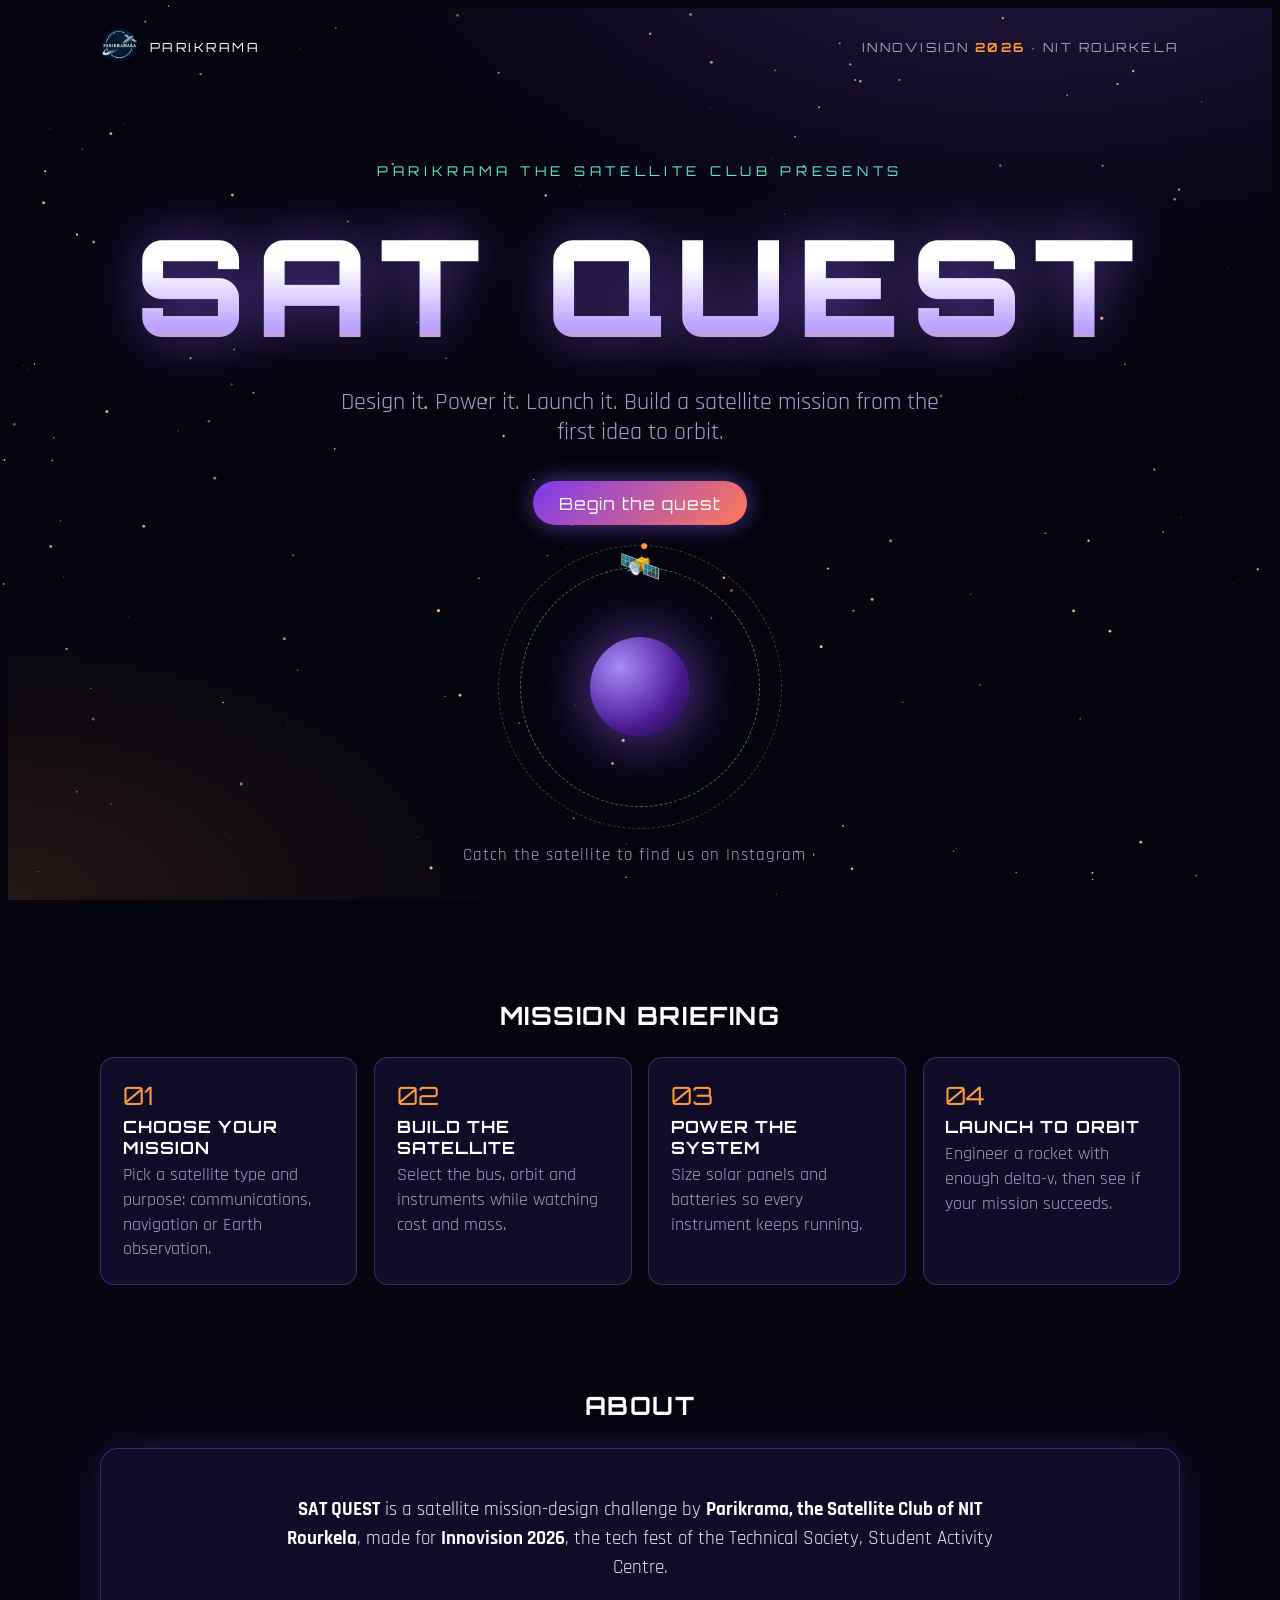
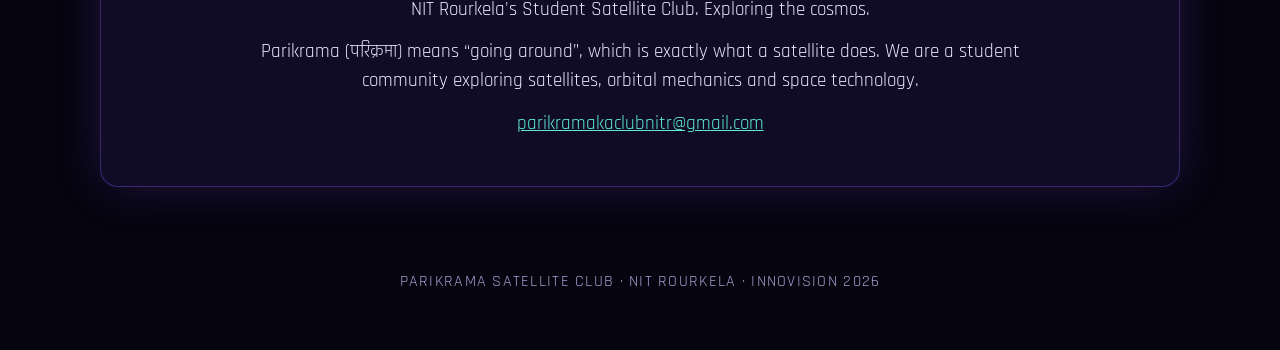
<file: index.html>
<!DOCTYPE html>
<html lang="en">
<head>
<meta charset="utf-8">
<meta name="viewport" content="width=device-width, initial-scale=1">
<link rel="icon" href="images/parikrama-logo.png"><title>SAT QUEST | Parikrama Satellite Club, NIT Rourkela</title>
<link rel="preconnect" href="https://fonts.googleapis.com">
<link rel="stylesheet" href="https://fonts.googleapis.com/css2?family=Orbitron:wght@500;700;900&family=Rajdhani:wght@400;500;600;700&display=swap">
<link rel="stylesheet" href="css/satquest.css">
<script src="js/config.js"></script>
</head>
<body class="sq-home">
<canvas id="stars"></canvas>
<div id="sqModal" class="sqmodal" hidden><div class="sqbox2">
  <div class="sq-eyebrow">MISSION CONTROL</div>
  <h2>Enter your team name</h2>
  <p id="sqRules"></p>
  <input id="sqTeam" maxlength="30" placeholder="Team name" autocomplete="off">
  <div class="sqerr" id="sqErr"></div>
  <button class="fancy" id="sqGo">Start the clock</button> <button class="sq-cancel" id="sqX">Cancel</button>
</div></div>
<div class="sq-wrap">
  <div class="sq-top"><span class="sq-brand"><img src="images/parikrama-logo.png" alt="Parikrama logo"><span>PARIKRAMA</span></span><span>INNOVISION <b>2026</b> &middot; NIT ROURKELA</span></div>

  <section class="sq-hero">
    
    <div class="sq-eyebrow">PARIKRAMA THE SATELLITE CLUB PRESENTS</div>
    <h1 class="sq-title">SAT QUEST</h1>
    <p class="sq-tag">Design it. Power it. Launch it. Build a satellite mission from the first idea to orbit.</p>
    <button class="fancy sq-cta" id="begin">Begin the quest</button>
    <div class="sq-orbit">
      <div class="ring r2"></div>
      <div class="ring" id="ring"><a class="sat" id="sat" href="https://www.instagram.com/parikramaka_nitr/" target="_blank" rel="noopener" aria-label="Parikrama on Instagram">🛰️</a></div>
      <a class="planet" id="planet" href="https://github.com/himanshupradhann" target="_blank" rel="noopener" aria-label="GitHub"></a>
    </div>
    <p class="sq-hint" id="hint">Catch the satellite to find us on Instagram &middot;</p>
    </section>

  <section class="sq-sec">
    <h2>MISSION BRIEFING</h2>
    <div class="sq-grid">
      <div class="sq-card"><div class="n">01</div><h3>CHOOSE YOUR MISSION</h3><p>Pick a satellite type and purpose: communications, navigation or Earth observation.</p></div>
      <div class="sq-card"><div class="n">02</div><h3>BUILD THE SATELLITE</h3><p>Select the bus, orbit and instruments while watching cost and mass.</p></div>
      <div class="sq-card"><div class="n">03</div><h3>POWER THE SYSTEM</h3><p>Size solar panels and batteries so every instrument keeps running.</p></div>
      <div class="sq-card"><div class="n">04</div><h3>LAUNCH TO ORBIT</h3><p>Engineer a rocket with enough delta-v, then see if your mission succeeds.</p></div>
    </div>
  </section>

  <section class="sq-sec" id="about">
    <h2>ABOUT</h2>
    <div class="sq-about">
      <p><strong>SAT QUEST</strong> is a satellite mission-design challenge by <strong>Parikrama, the Satellite Club of NIT Rourkela</strong>, made for <strong>Innovision 2026</strong>, the tech fest of the Technical Society, Student Activity Centre.</p>
      <p>NIT Rourkela's Student Satellite Club. Exploring the cosmos.</p>
      <p>Parikrama (परिक्रमा) means &ldquo;going around&rdquo;, which is exactly what a satellite does. We are a student community exploring satellites, orbital mechanics and space technology.</p>
      <p><a href="mailto:parikramakaclubnitr@gmail.com">parikramakaclubnitr@gmail.com</a></p>
    </div>
  </section>

  <div class="sq-foot">PARIKRAMA SATELLITE CLUB &middot; NIT ROURKELA &middot; INNOVISION 2026</div>
</div>
<script>
(function(){var m=document.getElementById('sqModal'),inp=document.getElementById('sqTeam'),err=document.getElementById('sqErr');
document.getElementById('sqRules').innerHTML='You have <b>'+((window.SQ&&SQ.TIME_LIMIT_MIN)||20)+' minutes</b> from the moment you press start. Score = budget saved + time left. A failed launch scores 0.';
function open(){m.hidden=false;inp.value=localStorage.getItem('sq_team')||'';inp.focus()}
document.getElementById('begin').onclick=open;document.getElementById('sqX').onclick=function(){m.hidden=true};
if(location.hash==='#start')open();
function go(){var t=inp.value.trim();if(t.length<2){err.textContent='Please enter a team name.';return}
localStorage.setItem('sq_team',t);localStorage.setItem('sq_start',Date.now());localStorage.removeItem('sq_done');location.href='advanced.html'}
document.getElementById('sqGo').onclick=go;inp.onkeydown=function(e){if(e.key==='Enter')go()}})();
(function(){var ring=document.getElementById('ring'),sat=document.getElementById('sat'),pl=document.getElementById('planet'),h=document.getElementById('hint'),d=h.innerHTML;
function on(t){return function(){ring.classList.add('paused');h.textContent=t}}function off(){ring.classList.remove('paused');h.innerHTML=d}
sat.addEventListener('mouseenter',on('Satellite locked. Follow Parikrama on Instagram'));sat.addEventListener('mouseleave',off);
sat.addEventListener('focus',on('Satellite locked. Follow Parikrama on Instagram'));sat.addEventListener('blur',off);
pl.addEventListener('mouseenter',function(){h.textContent='Open our GitHub'});pl.addEventListener('mouseleave',function(){h.innerHTML=d})})();
(function(){var c=document.getElementById('stars'),x=c.getContext('2d'),s=[];
function r(){c.width=innerWidth;c.height=innerHeight;s=[];for(var i=0;i<160;i++)s.push({x:Math.random()*c.width,y:Math.random()*c.height,r:Math.random()*1.4+.2,p:Math.random()*6})}
function d(t){x.clearRect(0,0,c.width,c.height);s.forEach(function(a){x.globalAlpha=.4+.6*Math.abs(Math.sin(t/1200+a.p));x.fillStyle=a.r>1.2?'#ffb77a':'#cfc6ff';x.beginPath();x.arc(a.x,a.y,a.r,0,7);x.fill()});requestAnimationFrame(d)}
addEventListener('resize',r);r();d(0)})();
document.addEventListener('keydown', function (event) {
    if (
        event.key === 'F12' ||
        (event.ctrlKey && event.key === 'U') ||
        (event.ctrlKey && event.shiftKey && (event.key === 'I' || event.key === 'J'))
    ) {
        event.preventDefault();
    }
});

</script>
</body>
</html>
</file>
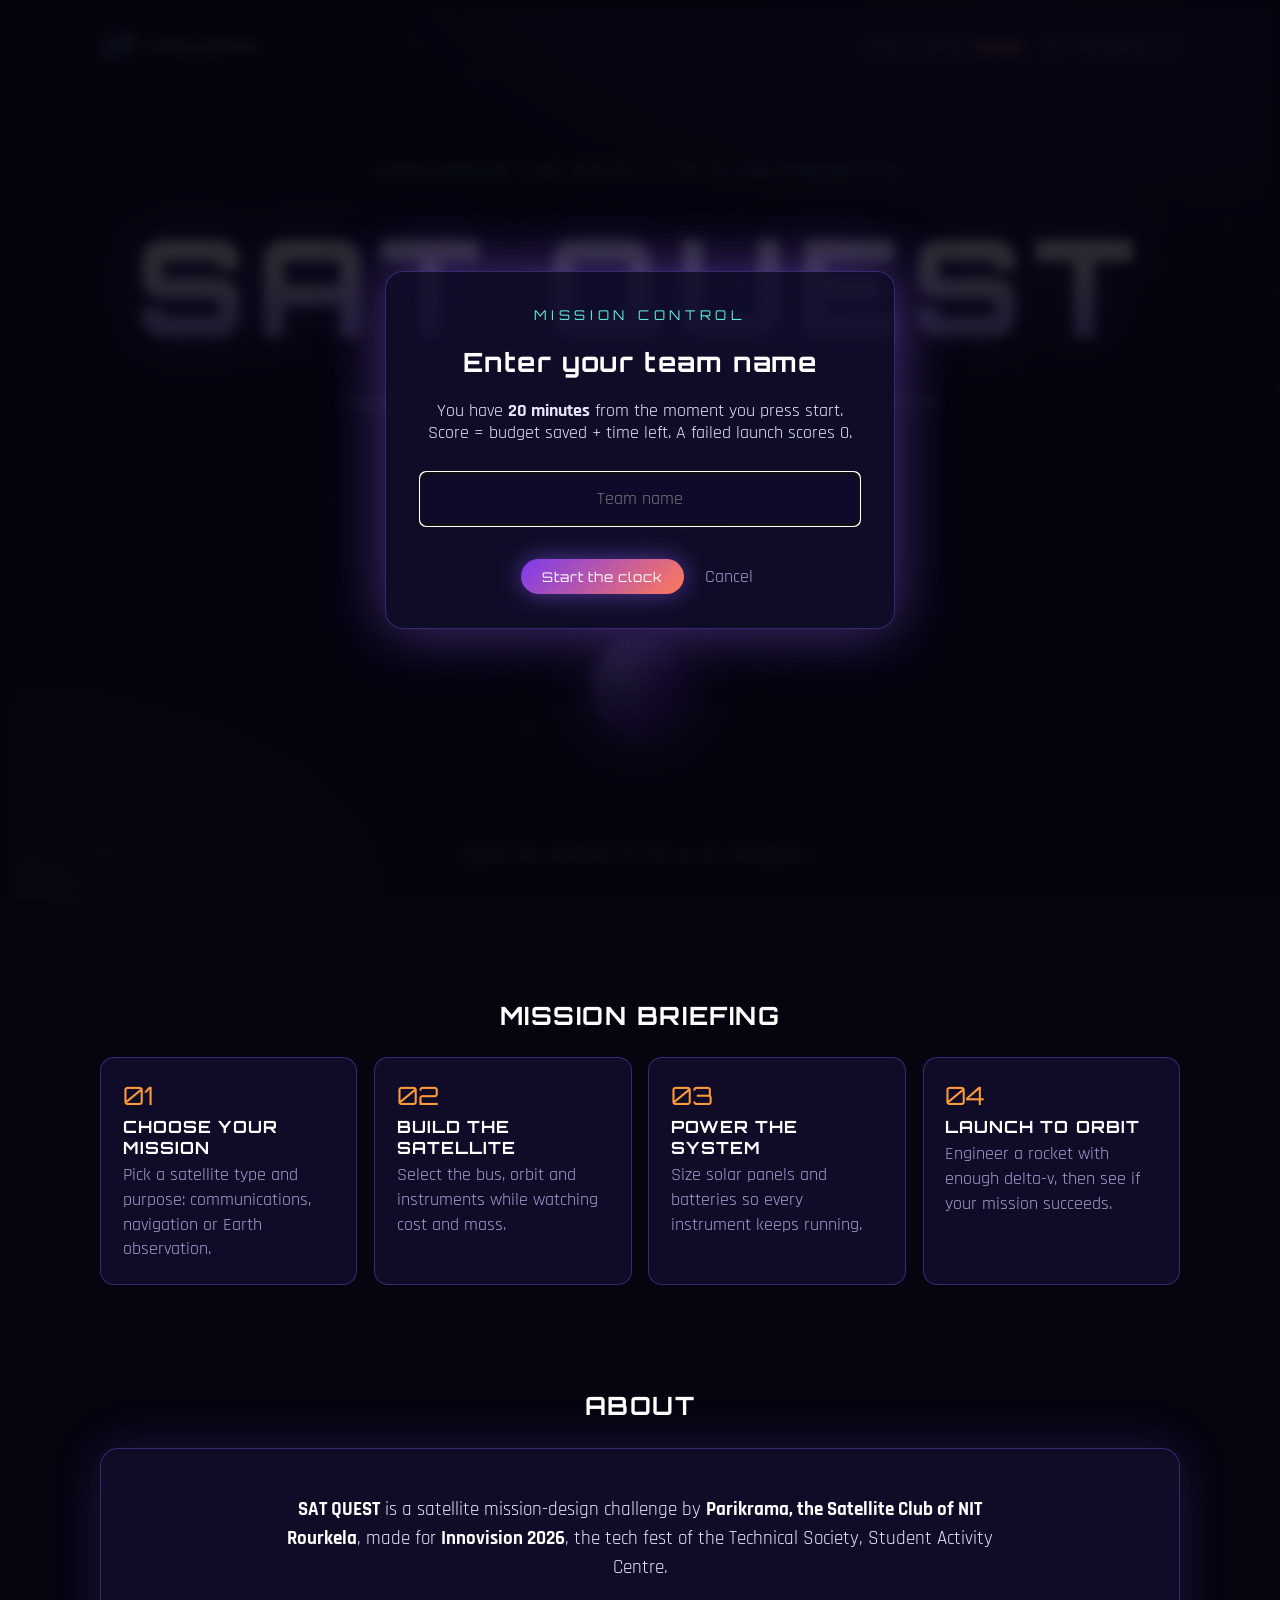
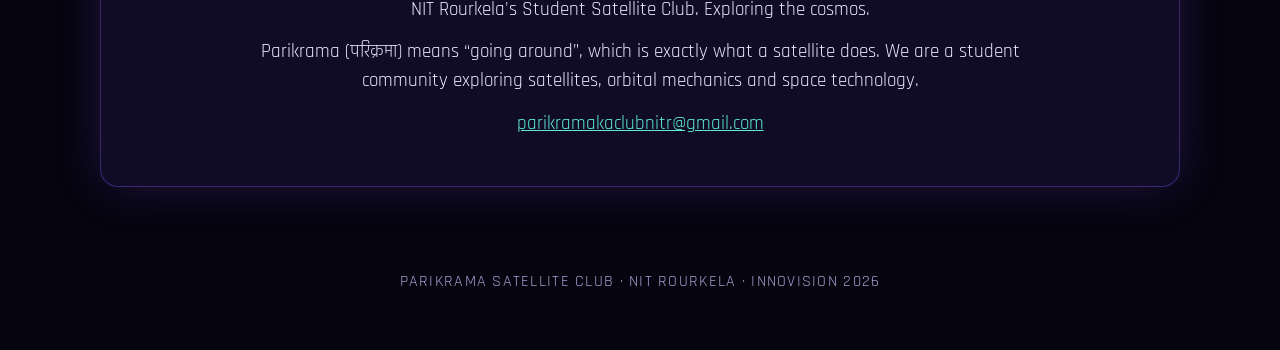
<file: advanced.html>
<!DOCTYPE html>
<html>
<head>
	<meta charset="utf-8" />
	<meta name="viewport" content="width=device-width" />
	<link rel="icon" href="images/parikrama-logo.png"><title>SAT QUEST | Parikrama Satellite Club, NIT Rourkela</title>
	<link rel="preconnect" href="https://fonts.googleapis.com"><link rel="stylesheet" href="https://fonts.googleapis.com/css2?family=Orbitron:wght@500;700;900&family=Rajdhani:wght@400;500;600;700&display=swap">
	<link rel="stylesheet" media="all" href="css/fonts.css" type="text/css"/>
	<link rel="stylesheet" media="all" href="css/style.css"  type="text/css" />
	<link rel="stylesheet" media="all" href="css/satquest.css" type="text/css" />
	<!--[if !IE]> --><link href="tests/satellite/style-nonie.css" rel="stylesheet" type="text/css" media="screen" /><!-- <![endif]-->
	<script type="text/javascript" src="js/convertable.js"></script>
	<script type="text/javascript" src="js/rocketequation.js"></script>
	<script type="text/javascript" src="js/stuquery.js"></script>
	<script>
		
		var data = {"options":{"require-hint": true,"fix-links": false},"urls":{"beginner":"beginner.html","intermediate":"intermediate.html","advanced":"advanced.html","launch":"launch.html"},"lang":{"code":"en","name":"English"},"sections": [{"id": "type","short": "Type","title": "Select your type of satellite"},{"id": "goal","short": "Mission","title": "Select the purpose of your satellite"},{"id": "bus","short": "Size","title": "Choose the size of your satellite"},{"id": "orbit","short": "Orbit","title": "Select the orbit for your satellite"},{"id": "instrument","short": "Instruments","title": "Select the instruments for your satellite","list": "Available instruments:"},{"id": "power","short": "Power","title": "Add power","list": "Available power devices:"},{"id": "rocket","short": "Rocket","title": "Build your rocket"},{"id": "launch","short": "Launch","title": "Ready to launch?"}],"bus":{"cube":{"slots":{"0x2": 1, "1x1": 2, "1x2": 1, "3x3": 1},"cost":{"value": 5, "units": "credits", "dimension": "currency"},"mass":{"value": 1, "units": "kg", "dimension": "mass"},"structure":{"value": 0.3, "units": "kg", "dimension": "mass"},"width":{"value": 0.1, "units": "m", "dimension": "length"},"height":{"value": 0.1, "units": "m", "dimension": "length"},"depth":{"value": 0.1, "units": "m", "dimension": "length"},"area":{"value": 0.1, "units": "m^2", "dimension": "area"},"power":{"value": 5, "units": "watts", "dimension": "power"}},"small":{"slots":{"2x2": 2, "2x4": 1, "3x3": 1, "4x4": 4},"cost":{"value": 20, "units": "credits", "dimension": "currency"},"mass":{"value": 100, "units": "kg", "dimension": "mass"},"structure":{"value": 150, "units": "kg", "dimension": "mass"},"width":{"value": 1, "units": "m", "dimension": "length"},"height":{"value": 1, "units": "m", "dimension": "length"},"depth":{"value": 1, "units": "m", "dimension": "length"},"area":{"value": 1, "units": "m^2", "dimension": "area"},"power":{"value": 100, "units": "watts", "dimension": "power"}},"medium":{"slots":{"2x2": 4, "2x4": 2, "3x3": 1, "4x4": 4},"cost":{"value": 100, "units": "credits", "dimension": "currency"},"mass":{"value": 500, "units": "kg", "dimension": "mass"},"structure":{"value": 250, "units": "kg", "dimension": "mass"},"width":{"value": 2, "units": "m", "dimension": "length"},"height":{"value": 2.5, "units": "m", "dimension": "length"},"depth":{"value": 2.5, "units": "m", "dimension": "length"},"area":{"value": 3, "units": "m^2", "dimension": "area"},"power":{"value": 300, "units": "watts", "dimension": "power"}},"large":{"slots":{"2x2": 8, "2x4": 3, "4x8": 1, "3x3": 1, "4x4": 4},"cost":{"value": 500, "units": "credits", "dimension": "currency"},"mass":{"value": 1000, "units": "kg", "dimension": "mass"},"structure":{"value": 500, "units": "kg", "dimension": "mass"},"width":{"value": 8, "units": "m", "dimension": "length"},"height":{"value": 2.5, "units": "m", "dimension": "length"},"depth":{"value": 2.5, "units": "m", "dimension": "length"},"area":{"value": 10, "units": "m^2", "dimension": "area"},"power":{"value": 500, "units": "watts", "dimension": "power"}}},"package":{"camera-opt" :{"slot": "2x2","title": "Optical camera","description": "Provides images of the ground, such as for mapping or for monitoring natural disasters. Can also be used to monitor cloud cover. The resolution depends on the orbit altitude.","texture":{"icon": "texture camera-opt"},"mass":{"value": 50, "units": "kg", "dimension": "mass"},"cost":{"value": 10, "units": "credits", "dimension": "currency"},"dimensions": [{"value": 0.5, "units": "m", "dimension": "length"},{"value": 0.5, "units": "m", "dimension": "length"},{"value": 0.5, "units": "m", "dimension": "length" }],"power":{"value": 50, "units": "watts", "dimension": "power" }},"camera-opt-hires" :{"slot": "2x4","title": "High-resolution optical camera","description": "Provides very high-resolution images of the ground, such as for monitoring natural disasters, but only when used in low-Earth orbit.","texture":{"icon": "texture camera-opt-hires"},"mass":{"value": 100, "units": "kg", "dimension": "mass"},"cost":{"value": 15, "units": "credits", "dimension": "currency"},"dimensions": [{"value": 1.0, "units": "m", "dimension": "length"},{"value": 1.0, "units": "m", "dimension": "length"},{"value": 0.5, "units": "m", "dimension": "length" }],"power":{"value": 50, "units": "watts", "dimension": "power" }},"camera-mini":{"slot":	"1x1","title": "Camera (miniature)","description": "Takes images of the ground","texture":{"icon": "texture camera-opt"},"mass":{"value": 1, "units": "kg", "dimension": "mass"},"cost":{"value": 5, "units": "credits", "dimension": "currency"},"dimensions": [{"value": 0.05, "units": "m", "dimension": "length"},{"value": 0.05, "units": "m", "dimension": "length"},{"value": 0.1, "units": "m", "dimension": "length" }],"power":{"value": 10, "units": "watts", "dimension": "power" }},"camera-nir":{"slot":	"2x2","title": "Vegetation camera","description": "Provides infrared images of vegetation and land-usage on the ground. Only works in daylight, as it relies on reflected sunlight.","texture":{"icon": "texture camera-nir"},"mass":{"value": 50, "units": "kg", "dimension": "mass"},"cost":{"value": 20, "units": "credits", "dimension": "currency"},"dimensions": [{"value": 0.5, "units": "m", "dimension": "length"},{"value": 0.5, "units": "m", "dimension": "length"},{"value": 0.5, "units": "m", "dimension": "length" }],"power":{"value": 100, "units": "watts", "dimension": "power" }},"camera-fir":{"slot":	"2x4","title": "Atmospheric camera","description": "Provides infrared images of the clouds and weather systems in the Earth's atmosphere, useful for weather forecasting and climate monitoring, even during darkness.","texture":{"icon": "texture camera-fir"},"mass":{"value": 100, "units": "kg", "dimension": "mass"},"cost":{"value": 30, "units": "credits", "dimension": "currency"},"dimensions": [{"value": 1.0, "units": "m", "dimension": "length"},{"value": 0.5, "units": "m", "dimension": "length"},{"value": 0.5, "units": "m", "dimension": "length" }],"power":{"value": 300, "units": "watts", "dimension": "power" }},"spect-opt":{"slot":	"2x2","title": "Optical Spectrometer","description": "Measures detailed properties of the Earth's surface, such as deforestation.","texture":{"icon": "texture spect-opt"},"mass":{"value": 50, "units": "kg", "dimension": "mass"},"cost":{"value": 10, "units": "credits", "dimension": "currency"},"dimensions": [{"value": 0.5, "units": "m", "dimension": "length"},{"value": 0.5, "units": "m", "dimension": "length"},{"value": 0.5, "units": "m", "dimension": "length" }],"power":{"value": 150, "units": "watts", "dimension": "power" }},"spect-nir":{"slot":	"2x2","title": "Vegetation Spectrometer","description": "Measures the properties of vegetation on the ground, such as type of vegetation and how healthy it is.","texture":{"icon": "texture spect-nir"},"mass":{"value": 50, "units": "kg", "dimension": "mass"},"cost":{"value": 20, "units": "credits", "dimension": "currency"},"dimensions": [{"value": 0.5, "units": "m", "dimension": "length"},{"value": 0.5, "units": "m", "dimension": "length"},{"value": 0.5, "units": "m", "dimension": "length" }],"power":{"value": 250, "units": "watts", "dimension": "power" }},"spect-fir":{"slot":	"2x4","title": "Atmospheric Spectrometer","description": "Uses infrared light to measure properties of the Earth's atmosphere, such as clouds, moisture level, surface temperature and air temperature, even during darkness.","texture":{"icon": "texture spect-fir"},"mass":{"value": 100, "units": "kg", "dimension": "mass"},"cost":{"value": 30, "units": "credits", "dimension": "currency"},"dimensions": [{"value": 1.0, "units": "m", "dimension": "length"},{"value": 1.0, "units": "m", "dimension": "length"},{"value": 0.5, "units": "m", "dimension": "length" }],"power":{"value": 300, "units": "watts", "dimension": "power" }},"radar-alt":{"slot":	"2x4","title": "Radar altimeter","description": "Uses radio waves to measure the height of the ground, or topography, in very high resolution. Can be used to map the surface, or provide information on the effect of earthquakes. Requires a large radio dish to work.","texture":{"icon": "texture radar-alt"},"mass":{"value": 40, "units": "kg", "dimension": "mass"},"cost":{"value": 5, "units": "credits", "dimension": "currency"},"dimensions": [{"value": 1.0, "units": "m", "dimension": "length"},{"value": 1.0, "units": "m", "dimension": "length"},{"value": 0.5, "units": "m", "dimension": "length" }],"power":{"value": 70, "units": "watts", "dimension": "power"},"requires": [{"type": "package","oneof": ["dish-large"],"label": "The radar altimeter requires a large radio dish","error": "You need to include a large radio dish for the radar altimeter to work."}]},"phone-en":{"slot":	"2x2","title": "Phone encoder","description": "Broadcasts signals to and from telephones across the world.","texture":{"icon": "texture phone-en"},"mass":{"value": 10, "units": "kg", "dimension": "mass"},"cost":{"value": 1, "units": "credits", "dimension": "currency"},"dimensions": [{"value": 0.5, "units": "m", "dimension": "length"},{"value": 0.5, "units": "m", "dimension": "length"},{"value": 0.5, "units": "m", "dimension": "length" }],"power":{"value": 2, "units": "watts", "dimension": "power" }},"phone-en-mini":{"slot":	"1x1","title": "Miniature phone encoder","description": "Broadcasts signals to and from telephones across the world.","texture":{"icon": "texture phone-en"},"mass":{"value": 10, "units": "kg", "dimension": "mass"},"cost":{"value": 1, "units": "credits", "dimension": "currency"},"dimensions": [{"value": 0.5, "units": "m", "dimension": "length"},{"value": 0.5, "units": "m", "dimension": "length"},{"value": 0.5, "units": "m", "dimension": "length" }],"power":{"value": 2, "units": "watts", "dimension": "power" }},"atomic-clock":{"slot":	"2x2","title": "Atomic clock","description": "Very accurate clock, required by navigation satellites to measure the time to very high precision.","texture":{"icon": "texture atomic-clock"},"mass":{"value": 1, "units": "kg", "dimension": "mass"},"cost":{"value": 1, "units": "credits", "dimension": "currency"},"dimensions": [{"value": 0.1, "units": "m", "dimension": "length"},{"value": 0.1, "units": "m", "dimension": "length"},{"value": 0.05, "units": "m", "dimension": "length" }],"power":{"value": 10, "units": "watts", "dimension": "power" }},"atomic-clock-small":{"slot":	"1x2","title": "Atomic clock (compact)","description": "Very accurate clock, required by navigation satellites to measure the time to very high precision.","texture":{"icon": "texture atomic-clock-small"},"mass":{"value": 1, "units": "kg", "dimension": "mass"},"cost":{"value": 1, "units": "credits", "dimension": "currency"},"dimensions": [{"value": 0.1, "units": "m", "dimension": "length"},{"value": 0.1, "units": "m", "dimension": "length"},{"value": 0.05, "units": "m", "dimension": "length" }],"power":{"value": 5, "units": "watts", "dimension": "power" }},"gps-rx":{"slot":	"2x2","title": "GPS receiver","description": "Used to monitor the satellite's position to very high accuracy","texture":{"icon": "texture gps-rx"},"mass":{"value": 0.5, "units": "kg", "dimension": "mass"},"cost":{"value": 2, "units": "credits", "dimension": "currency"},"dimensions": [{"value": 0.05, "units": "m", "dimension": "length"},{"value": 0.05, "units": "m", "dimension": "length"},{"value": 0.1, "units": "m", "dimension": "length" }],"power":{"value": 5, "units": "watts", "dimension": "power" }},"gps-rx-mini":{"slot":	"1x1","title": "GPS receiver (miniature)","description": "Used to monitor the satellite's position to very high accuracy","texture":{"icon": "texture gps-rx"},"mass":{"value": 0.5, "units": "kg", "dimension": "mass"},"cost":{"value": 2, "units": "credits", "dimension": "currency"},"dimensions": [{"value": 0.05, "units": "m", "dimension": "length"},{"value": 0.05, "units": "m", "dimension": "length"},{"value": 0.1, "units": "m", "dimension": "length" }],"power":{"value": 5, "units": "watts", "dimension": "power" }},"dish-large":{"slot":	"4x8","title": "Radio dish (large)","description": "Radio dish for controlling the satellite and transmitting data to the ground, as well as for the radar altimeter","texture":{"icon": "","class": "-bg radar","html": "<div class=\"hemisphere south\"><div class=\"inner\"></div><div class=\"dome\"></div></div>"},"mass":{"value": 30, "units": "kg", "dimension": "mass"},"cost":{"value": 2, "units": "credits", "dimension": "currency"},"dimensions": [{"value": 2.0, "units": "m", "dimension": "length"},{"value": 2.0, "units": "m", "dimension": "length"},{"value": 1.0, "units": "m", "dimension": "length" }],"power":{"value": 0, "units": "watts", "dimension": "power" }},"dish-medium":{"slot":	"2x4","title": "Radio dish","description": "Radio dish for controlling the satellite and transmitting data to the ground","texture":{"icon": "","class": "-bg radio","html": "<div class=\"hemisphere south\"><div class=\"inner\"></div><div class=\"dome\"></div></div>"},"mass":{"value": 20, "units": "kg", "dimension": "mass"},"cost":{"value": 1, "units": "credits", "dimension": "currency"},"dimensions": [{"value": 1.0, "units": "m", "dimension": "length"},{"value": 1.0, "units": "m", "dimension": "length"},{"value": 0.5, "units": "m", "dimension": "length" }],"power":{"value": 0, "units": "watts", "dimension": "power" }},"dish-small":{"slot":	"1x2","title": "Radio antenna (compact)","description": "Radio dish for controlling the satellite and transmitting data to the ground","texture":{"icon": "","class": "-bg radio","html": "<div class=\"hemisphere south\"><div class=\"inner\"></div><div class=\"dome\"></div></div>"},"mass":{"value": 0.5, "units": "kg", "dimension": "mass"},"cost":{"value": 0.5, "units": "credits", "dimension": "currency"},"dimensions": [{"value": 0.1, "units": "m", "dimension": "length"},{"value": 0.05, "units": "m", "dimension": "length"},{"value": 0.05, "units": "m", "dimension": "length" }],"power":{"value": 0, "units": "watts", "dimension": "power" }},"radio-antenna-cube":{"slot":	"0x2","title": "Radio antenna (deployable)","description": "Deployable radio antenna capable of controlling and transmitting images & data from up to 2 instruments.","texture":{"icon": "texture radio-antenna-cube","class": "-bg","html": "<div class=\"aerials\"><div class=\"aerial1 aerial\"></div><div class=\"aerial2 aerial\"></div></div>"},"mass":{"value": 0.1, "units": "kg", "dimension": "mass"},"cost":{"value": 0.5, "units": "credits", "dimension": "currency"},"dimensions": [{"value": 0.98, "units": "m", "dimension": "length"},{"value": 0.98, "units": "m", "dimension": "length"},{"value": 0.07, "units": "m", "dimension": "length" }],"power":{"value": 2, "units": "watts", "dimension": "power"},"ref": "http://cubesatshop.com/index.php?page=shop.product.details&category.id=6&flypage=flypage.tpl&product.id=66&option=com.virtuemart&Itemid=70&vmcchk=1&Itemid=70"},"internet-en" :{"slot": "2x2","title": "Internet encoder","description": "Used to broadcast the internet to people around the world.","texture":{"icon": "texture internet-en"},"mass":{"value": 2, "units": "kg", "dimension": "mass"},"cost":{"value": 10, "units": "credits", "dimension": "currency"},"dimensions": [{"value": 0.5, "units": "m", "dimension": "length"},{"value": 0.5, "units": "m", "dimension": "length"},{"value": 0.5, "units": "m", "dimension": "length" }],"power":{"value": 20, "units": "watts", "dimension": "power" }},"tv-en" :{"slot": "2x2","title": "TV encoder","description": "Used to broadcast the TV to people around the world.","texture":{"icon": "texture tv-en"},"mass":{"value": 2, "units": "kg", "dimension": "mass"},"cost":{"value": 10, "units": "credits", "dimension": "currency"},"dimensions": [{"value": 0.5, "units": "m", "dimension": "length"},{"value": 0.5, "units": "m", "dimension": "length"},{"value": 0.5, "units": "m", "dimension": "length" }],"power":{"value": 40, "units": "watts", "dimension": "power" }}},"power":{"battery-large":{"slot":	"2x4","title": "Large battery","description": "Stores power from solar panels to allow operation when not in sunlight","texture":{"icon": "texture battery-large"},"mass":{"value": 50, "units": "kg", "dimension": "mass"},"cost":{"value": 20, "units": "credits", "dimension": "currency"},"dimensions": [{"value": 0.5, "units": "m", "dimension": "length"},{"value": 0.5, "units": "m", "dimension": "length"},{"value": 0.5, "units": "m", "dimension": "length" }],"power":{"value": 0, "units": "watts", "dimension": "power"},"requires": [{"type": "power","oneof": ["solar-panel","solar-panel-surface"],"label": "Battery requires solar panels to charge up","error": "Battery requires solar panels"}]},"battery-medium":{"slot":	"2x2","title": "Medium battery","description": "Stores power from solar panels to allow operation when not in sunlight","texture":{"icon": "texture battery-medium"},"mass":{"value": 25, "units": "kg", "dimension": "mass"},"cost":{"value": 10, "units": "credits", "dimension": "currency"},"dimensions": [{"value": 0.5, "units": "m", "dimension": "length"},{"value": 0.5, "units": "m", "dimension": "length"},{"value": 0.5, "units": "m", "dimension": "length" }],"power":{"value": 0, "units": "watts", "dimension": "power"},"requires": [{"type": "power","oneof": ["solar-panel","solar-panel-surface"],"label": "Battery requires solar panels to charge up","error": "Battery requires solar panels"}]},"battery-small":{"slot":	"1x1","title": "Small battery","description": "Stores power from solar panels to allow operation when not in sunlight","texture":{"icon": "texture battery-small"},"mass":{"value": 1, "units": "kg", "dimension": "mass"},"cost":{"value": 15, "units": "credits", "dimension": "currency"},"dimensions": [{"value": 0.05, "units": "m", "dimension": "length"},{"value": 0.05, "units": "m", "dimension": "length"},{"value": 0.05, "units": "m", "dimension": "length" }],"power":{"value": 0, "units": "watts", "dimension": "power"},"requires": [{"type": "power","oneof": ["solar-panel","solar-panel-surface"],"label": "Battery requires solar panels to charge up","error": "Battery requires solar panels"}]},"rtg":{"slot":	"2x4","title": "RTG","description": "A \"Radioisotope Thermal Generator\" (RTG) uses nuclear technology to provide power. Due to safety concerns, it can't be used in low-Earth orbit.","texture":{"icon": "texture rtg"},"mass":{"value": 60, "units": "kg", "dimension": "mass"},"cost":{"value": 30, "units": "credits", "dimension": "currency"},"dimensions": [{"value": 0.5, "units": "m", "dimension": "length"},{"value": 0.5, "units": "m", "dimension": "length"},{"value": 1.0, "units": "m", "dimension": "length" }],"power":{"value": 300, "units": "watts", "dimension": "power"},"requires": [{"type": "orbit","showin": "power","oneof": ["MEO","HEO","GEO"],"label": "RTG cannot be used in low-Earth orbit","error": "Can't use an RTG in low-Earth orbit"}]},"solar-panel-surface":{"slot":	"3x3","title": "Body-mounted solar panel","description": "Solar panels mounted onto surface of satellite, collecting sunlight to provide power. Can power instruments, or charge up batteries.","mass":{"value": 5, "units": "kg", "dimension": "mass"},"cost":{"value": 15, "units": "credits", "dimension": "currency"},"dimensions": [{"value": 1.0, "units": "m", "dimension": "length"},{"value": 1.0, "units": "m", "dimension": "length" }],"power":{"value": 150, "units": "watts", "dimension": "power"},"comments": "Costs are per unit area. Area defined by satellite size."},"solar-panel":{"slot":	"4x4","max": 4,"title": "Deployable solar panel","description": "Solar panels deployed from edge of satellite, collecting sunlight to provide power. Can power instruments, or charge up batteries.","mass":{"value": 10, "units": "kg", "dimension": "mass"},"cost":{"value": 20, "units": "credits", "dimension": "currency"},"dimensions": [{"value": 1.0, "units": "m", "dimension": "length"},{"value": 1.0, "units": "m", "dimension": "length" }],"power":{"value": 300, "units": "watts", "dimension": "power" }}},"firststage": [{"key": "None","type": "","diameter":{"value": 0, "units": "m", "dimension": "length"},"height":{"value": 0.0, "units": "m", "dimension": "length"},"drymass":{"value": 0, "units": "kg", "dimension": "mass"},"cost":{"value": 0, "units": "credits", "dimension": "currency"},"thrust":{"value": 0, "units": "kN", "dimension": "force"},"fuel":{"value": 0, "units": "kg", "dimension": "mass"},"impulse":{"value": 0, "units": "s", "dimension": "time"},"notes": "No stage"},{"key": "S","type": "Solid-fuel rocket","diameter":{"value": 1, "units": "m", "dimension": "length"},"height":{"value": 12.0, "units": "m", "dimension": "length"},"drymass":{"value": 10500, "units": "kg", "dimension": "mass"},"cost":{"value": 12, "units": "credits", "dimension": "currency"},"thrust":{"value": 2200, "units": "kN", "dimension": "force"},"fuel":{"value": 88000, "units": "kg", "dimension": "mass"},"impulse":{"value": 280, "units": "s", "dimension": "time"},"notes": "Based on Vega 1st stage (https://en.wikipedia.org/wiki/Vega_(rocket))"},{"key": "M","type": "Liquid-fuel rocket","diameter":{"value": 2, "units": "m", "dimension": "length"},"height":{"value": 30.0, "units": "m", "dimension": "length"},"drymass":{"value": 9000, "units": "kg", "dimension": "mass"},"cost":{"value": 23, "units": "credits", "dimension": "currency"},"thrust":{"value": 1500, "units": "kN", "dimension": "force"},"fuel":{"value": 120000, "units": "kg", "dimension": "mass"},"impulse":{"value": 300, "units": "s", "dimension": "time"},"notes": "Based on Soyuz 1st stage (http://www.spaceflight101.com/soyuz-2-1v.html)"},{"key": "L","type": "Liquid-fuel rocket","diameter":{"value": 4.5, "units": "m", "dimension": "length"},"height":{"value": 40.0, "units": "m", "dimension": "length"},"drymass":{"value": 24000, "units": "kg", "dimension": "mass"},"cost":{"value": 60, "units": "credits", "dimension": "currency"},"thrust":{"value": 6000, "units": "kN", "dimension": "force"},"fuel":{"value": 400000, "units": "kg", "dimension": "mass"},"impulse":{"value": 280, "units": "s", "dimension": "time"},"notes": "Based on Falcon 9 first stage (http://www.spaceflight101.com/falcon-9-v11.html)"},{"key": "XL","type": "Liquid-fuel rocket","diameter":{"value": 8, "units": "m", "dimension": "length"},"height":{"value": 50.0, "units": "m", "dimension": "length"},"drymass":{"value": 85000, "units": "kg", "dimension": "mass"},"cost":{"value": 220, "units": "credits", "dimension": "currency"},"thrust":{"value": 7400, "units": "kN", "dimension": "force"},"fuel":{"value": 900000, "units": "kg", "dimension": "mass"},"impulse":{"value": 360, "units": "s", "dimension": "time"},"notes": "Based on SLS (https://en.wikipedia.org/wiki/Space_Launch_System)"},{"key": "XXL","type": "Liquid-fuel rocket","diameter":{"value": 10, "units": "m", "dimension": "length"},"height":{"value": 42.0, "units": "m", "dimension": "length"},"drymass":{"value": 130000, "units": "kg", "dimension": "mass"},"cost":{"value": 370, "units": "credits", "dimension": "currency"},"thrust":{"value": 34000, "units": "kN", "dimension": "force"},"fuel":{"value": 2000000, "units": "kg", "dimension": "mass"},"impulse":{"value": 263, "units": "s", "dimension": "time"},"notes": "Based on Saturn V 1st stage (https://en.wikipedia.org/wiki/Saturn_V)"}],"secondstage": [{"key": "None","type": "","diameter":{"value": 0, "units": "m", "dimension": "length"},"height":{"value": 0.0, "units": "m", "dimension": "length"},"drymass":{"value": 0, "units": "kg", "dimension": "mass"},"cost":{"value": 0, "units": "credits", "dimension": "currency"},"thrust":{"value": 0, "units": "kN", "dimension": "force"},"fuel":{"value": 0, "units": "kg", "dimension": "mass"},"impulse":{"value": 0, "units": "s", "dimension": "time"},"notes": "No stage"},{"key": "XS","type": "Solid-fuel rocket","diameter":{"value": 1, "units": "m", "dimension": "length"},"height":{"value": 17, "units": "m", "dimension": "length"},"drymass":{"value": 2000, "units": "kg", "dimension": "mass"},"cost":{"value": 5, "units": "credits", "dimension": "currency"},"thrust":{"value": 480, "units": "kN", "dimension": "force"},"fuel":{"value": 15000, "units": "kg", "dimension": "mass"},"impulse":{"value": 280, "units": "s", "dimension": "time"},"notes": "Based on Pegasus (http://www.astronautix.com/engines/pegasus1.htm)"},{"key": "S","type": "Solid-fuel rocket","diameter":{"value": 2, "units": "m", "dimension": "length"},"height":{"value": 14, "units": "m", "dimension": "length"},"drymass":{"value": 3000, "units": "kg", "dimension": "mass"},"cost":{"value": 10, "units": "credits", "dimension": "currency"},"thrust":{"value": 870, "units": "kN", "dimension": "force"},"fuel":{"value": 24000, "units": "kg", "dimension": "mass"},"impulse":{"value": 290, "units": "s", "dimension": "time"},"notes": "Based on Vega 2nd stage (https://en.wikipedia.org/wiki/Vega_(rocket))"},{"key": "M","type": "Liquid-fuel rocket","diameter":{"value": 3, "units": "m", "dimension": "length"},"height":{"value": 7, "units": "m", "dimension": "length"},"drymass":{"value": 2400, "units": "kg", "dimension": "mass"},"cost":{"value": 15, "units": "credits", "dimension": "currency"},"thrust":{"value": 300, "units": "kN", "dimension": "force"},"fuel":{"value": 25000, "units": "kg", "dimension": "mass"},"impulse":{"value": 360, "units": "s", "dimension": "time"},"notes": "Based on Soyuz 2nd stage (https://en.wikipedia.org/wiki/Soyuz_(rocket_family)#First_stage)"},{"key": "L","type": "Liquid-fuel rocket","diameter":{"value": 4.5, "units": "m", "dimension": "length"},"height":{"value": 15, "units": "m", "dimension": "length"},"drymass":{"value": 4000, "units": "kg", "dimension": "mass"},"cost":{"value": 20, "units": "credits", "dimension": "currency"},"thrust":{"value": 800, "units": "kN", "dimension": "force"},"fuel":{"value": 90000, "units": "kg", "dimension": "mass"},"impulse":{"value": 340, "units": "s", "dimension": "time"},"notes": "Based on Falcon 9 2nd stage (http://www.spaceflight101.com/falcon-9-v11.html)"},{"key": "XL","type": "Liquid-fuel rocket","diameter":{"value": 8, "units": "m", "dimension": "length"},"height":{"value": 15, "units": "m", "dimension": "length"},"drymass":{"value": 6000, "units": "kg", "dimension": "mass"},"cost":{"value": 30, "units": "credits", "dimension": "currency"},"thrust":{"value": 400, "units": "kN", "dimension": "force"},"fuel":{"value": 129000, "units": "kg", "dimension": "mass"},"impulse":{"value": 460, "units": "s", "dimension": "time"},"notes": "Based on SLS (https://en.wikipedia.org/wiki/Space_Launch_System)"},{"key": "XXL","type": "Liquid-fuel rocket","diameter":{"value": 10, "units": "m", "dimension": "length"},"height":{"value": 25, "units": "m", "dimension": "length"},"drymass":{"value": 40000, "units": "kg", "dimension": "mass"},"cost":{"value": 50, "units": "credits", "dimension": "currency"},"thrust":{"value": 4400, "units": "kN", "dimension": "force"},"fuel":{"value": 450000, "units": "kg", "dimension": "mass"},"impulse":{"value": 421, "units": "s", "dimension": "time"},"notes": "Based on Saturn V 2nd stage (https://en.wikipedia.org/wiki/Saturn_V)"}],"thirdstage": [{"key": "None","type": "","diameter":{"value": 0, "units": "m", "dimension": "length"},"height":{"value": 0.0, "units": "m", "dimension": "length"},"drymass":{"value": 0, "units": "kg", "dimension": "mass"},"cost":{"value": 1, "units": "credits", "dimension": "currency"},"thrust":{"value": 0, "units": "kN", "dimension": "force"},"fuel":{"value": 0, "units": "kg", "dimension": "mass"},"impulse":{"value": 0, "units": "s", "dimension": "time"},"notes": "No stage"},{"key": "S","type": "Solid-fuel rocket","diameter":{"value": 2, "units": "m", "dimension": "length"},"height":{"value": 2, "units": "m", "dimension": "length"},"drymass":{"value": 1300, "units": "kg", "dimension": "mass"},"cost":{"value": 2, "units": "credits", "dimension": "currency"},"thrust":{"value": 260, "units": "kN", "dimension": "force"},"fuel":{"value": 10000, "units": "kg", "dimension": "mass"},"impulse":{"value": 315, "units": "s", "dimension": "time"},"notes": "Based on Vega 3rd stage (https://en.wikipedia.org/wiki/Vega_(rocket))"},{"key": "M","type": "Solid-fuel rocket","diameter":{"value": 3, "units": "m", "dimension": "length"},"height":{"value": 7, "units": "m", "dimension": "length"},"drymass":{"value": 2400, "units": "kg", "dimension": "mass"},"cost":{"value": 4, "units": "credits", "dimension": "currency"},"thrust":{"value": 300, "units": "kN", "dimension": "force"},"fuel":{"value": 22000, "units": "kg", "dimension": "mass"},"impulse":{"value": 360, "units": "s", "dimension": "time"},"notes": "Based on Inertial Upper Stage (https://en.wikipedia.org/wiki/Inertial_Upper_Stage)"},{"key": "L","type": "Liquid-fuel rocket","diameter":{"value": 8, "units": "m", "dimension": "length"},"height":{"value": 19, "units": "m", "dimension": "length"},"drymass":{"value": 13500, "units": "kg", "dimension": "mass"},"cost":{"value": 8, "units": "credits", "dimension": "currency"},"thrust":{"value": 1000, "units": "kN", "dimension": "force"},"fuel":{"value": 110000, "units": "kg", "dimension": "mass"},"impulse":{"value": 420, "units": "s", "dimension": "time"},"notes": "Based on Saturn V 3rd stage (https://en.wikipedia.org/wiki/Saturn_V)"},{"key": "XL","type": "Liquid-fuel rocket","diameter":{"value": 10, "units": "m", "dimension": "length"},"height":{"value": 19, "units": "m", "dimension": "length"},"drymass":{"value": 13500, "units": "kg", "dimension": "mass"},"cost":{"value": 10, "units": "credits", "dimension": "currency"},"thrust":{"value": 1500, "units": "kN", "dimension": "force"},"fuel":{"value": 110000, "units": "kg", "dimension": "mass"},"impulse":{"value": 420, "units": "s", "dimension": "time"},"notes": "Based on Saturn V 3rd stage (https://en.wikipedia.org/wiki/Saturn_V)"}],"boosters": [{"key": "M","type": "Solid-fuel rocket","diameter":{"value": 3, "units": "m", "dimension": "length"},"height":{"value": 45, "units": "m", "dimension": "length"},"drymass":{"value": 90000, "units": "kg", "dimension": "mass"},"cost":{"value": 20, "units": "credits", "dimension": "currency"},"thrust":{"value": 12000, "units": "kN", "dimension": "force"},"fuel":{"value": 500000, "units": "kg", "dimension": "mass"},"impulse":{"value": 240, "units": "s", "dimension": "time"},"notes": "Based on Space Shuttle SRB"}],"payloadbay": [{"key": "None","size": 0,"type": "","diameter":{"value": 0, "units": "m", "dimension": "length"},"height":{"value": 0.0, "units": "m", "dimension": "length"},"payload":{"value": 0, "units": "kg", "dimension": "mass"},"drymass":{"value": 0, "units": "kg", "dimension": "mass"},"cost":{"value": 0, "units": "credits", "dimension": "currency" }},{"key": "XS","size": 1,"type": "Payload","diameter":{"value": 1, "units": "m", "dimension": "length"},"height":{"value": 2, "units": "m", "dimension": "length"},"payload":{"value": 500, "units": "kg", "dimension": "mass"},"drymass":{"value": 500, "units": "kg", "dimension": "mass"},"cost":{"value": 1, "units": "credits", "dimension": "currency" }},{"key": "S","size": 2,"type": "Payload","diameter":{"value": 2, "units": "m", "dimension": "length"},"height":{"value": 5, "units": "m", "dimension": "length"},"payload":{"value": 1500, "units": "kg", "dimension": "mass"},"drymass":{"value": 1000, "units": "kg", "dimension": "mass"},"cost":{"value": 1, "units": "credits", "dimension": "currency" }},{"key": "M","size": 3,"type": "Payload","diameter":{"value": 4, "units": "m", "dimension": "length"},"height":{"value": 8, "units": "m", "dimension": "length"},"payload":{"value": 3000, "units": "kg", "dimension": "mass"},"drymass":{"value": 5000, "units": "kg", "dimension": "mass"},"cost":{"value": 3, "units": "credits", "dimension": "currency" }},{"key": "L","size": 4,"type": "Payload","diameter":{"value": 8, "units": "m", "dimension": "length"},"height":{"value": 10, "units": "m", "dimension": "length"},"payload":{"value": 5000, "units": "kg", "dimension": "mass"},"drymass":{"value": 10000, "units": "kg", "dimension": "mass"},"cost":{"value": 8, "units": "credits", "dimension": "currency" }},{"key": "XL","size": 5,"type": "Payload","diameter":{"value": 10, "units": "m", "dimension": "length"},"height":{"value": 15, "units": "m", "dimension": "length"},"payload":{"value": 10000, "units": "kg", "dimension": "mass"},"drymass":{"value": 20000, "units": "kg", "dimension": "mass"},"cost":{"value": 10, "units": "credits", "dimension": "currency" }}],"orbit":{"LEO":{"title": "Low-Earth orbit","description": "Satellites in low-Earth orbit pass over a different part of the Earth in each orbit. It is cheaper to send satellites to Low-Earth orbit than other orbits and satellites here can be reached for repairs. Low-Earth orbit satellites can look at small areas in high detail for short periods of time.","altitude":{"value": 400, "units": "km", "dimension": "length"},"period":{"value": 90, "units": "minutes", "dimension": "time" }},"MEO":{"title": "Medium-Earth orbit","description": "Satellites in medium-Earth orbit are higher above the Earth than low-Earth orbits, but lower than geostationary orbits. They cover a different part of Earth in each orbit. They can see a larger area in less detail than low-Earth orbits.","altitude":{"value": 2000, "units": "km", "dimension": "length"},"period":{"value": 2, "units": "hours", "dimension": "time" }},"HEO":{"title": "Highly-elliptical orbit","description": "Highly-elliptical orbits are much closer to the Earth at one point in their orbit than another, giving an elongated (elliptical) rather than circular orbit. They are useful for covering areas including polar regions. More than one satellite can be used for continuous coverage of an area.","altitude":{"value": 20000, "units": "km", "dimension": "length"},"period":{"value": 12, "units": "hours", "dimension": "time" }},"GEO":{"title": "Geo-stationary orbit","description": "Satellites in geostationary orbits stay above the same location on Earth near the equator and complete a full orbit in 24 hours. They are much higher above the Earth's surface than other orbits, so can see the entire hemisphere in less detail.","altitude":{"value": 35786, "units": "km", "dimension": "length"},"period":{"value": 24, "units": "hours", "dimension": "time" }}},"scenarios":{"NAV":{"title": "Navigation","description": "The global positioning system is made up of 24 satellites that orbit at an altitude of <span data-dimension=\"length\" data-units=\"km\" data-value=\"20000\" class=\"value convertable\">20,000 km</span> above the surface of the Earth. The difference in time for signals received from four satellites is used to calculate the exact location of a GPS receiver on Earth.","image":{"file": "images/png/icon-nav.png","alt": "Navigation","credit": "parkjisun"},"missions": [{"title": "Satellite Navigation System","description": "Uses signals from four navigation satellites so satnav users can find their location on Earth. Need to be able to see half a hemisphere at a time, measure time accurately and transmit signals of the location.","launch": "Welcome to the launch of the UK Space Agency's latest navigation satellite that will allow people to accurately determine their position on Earth.","success": "Congratulations, your navigation satellite is now sending people accurate information about their position on Earth on behalf of the UK Space Agency.","image":{"file": "images/png/icon-mapmarker.png","alt": "Satellite Navigation System","credit": "Housin Aziz"},"budget":{"value": 200, "units": "credits", "dimension": "currency"},"requires": [{"type": "package","oneof": ["atomic-clock","atomic-clock-small"],"label": "Needs to be able to measure time very accurately","error": "You are not able to measure the time accurately enough."},{"type": "package","oneof": ["dish-large","dish-medium","dish-small","radio-antenna-cube"],"label": "A way to send signals to the groud.","error": "Your satellite does not have any way to transmit timing signals to people on the ground."},{"type": "orbit","oneof": ["HEO","GEO","MEO"],"label": "See large areas of the planet at one time.","error": "The orbit you have chosen does not allow you to see a large enough area of the the whole planet."},{"type": "power","oneof": ["battery-small","battery-small","battery-medium","battery-large","rtg"],"label": "Provide power even when not in sunlight.","error": "The orbit you have chosen does not allow you to see a large enough area of the the whole planet."}]},{"title": "Map-making","description": "Map the surface of the Earth. Need to be able to take images of small areas of the Earth's surface and measure the height of the ground in high detail.","launch": "Welcome to the launch of the UK Space Agency's latest navigation satellite that will accurately map the surface of the Earth.","success": "Congratulations, your navigation satellite is now accurately mapping the surface of the Earth on behalf of the UK Space Agency.","image":{"file": "images/png/icon-topography.png","alt": "Map-making","credit": "parkjisun"},"budget":{"value": 800, "units": "credits", "dimension": "currency"},"requires": [{"type": "package","oneof": ["camera-opt-hires"],"label": "An instrument capable of high resolution images.","error": "An instrument capable of high resolution images."},{"type": "package","oneof": ["dish-large","dish-medium","dish-small","radio-antenna-cube"],"label": "A way to send signals to the groud.","error": "Your satellite does not have any way to transmit timing signals to people on the ground."},{"type": "package","oneof": ["dish-large","dish-medium","dish-small","radio-antenna-cube"],"label": "A way to send signals to the groud.","error": "Your satellite does not have any way to transmit timing signals to people on the ground."},{"type": "package","oneof": ["radar-alt"],"label": "To measure the height of the ground in very high resolution.","error": "You do not have a way to measure the height of the Earth's surface."},{"type": "orbit","oneof": ["LEO"],"label": "See detail of planet surface.","error": "The orbit you have chosen does not allow your satellite to see the planet surface in enough detail."},{"type": "power","oneof": ["battery-small","battery-small","battery-medium","battery-large","rtg"],"label": "Provide power even when not in sunlight.","error": "The orbit you have chosen does not allow your satellite to see the planet surface in enough detail."}]}]},"COMMS":{"title": "Communication","description": "These satellites are used for television, phone or internet transmissions. For example, the Optus D1 satellite is in a geostationary orbit above the equator and has a coverage footprint to provide signals to all of Australia and New Zealand.","image":{"file": "images/png/icon-comms.png","alt": "Communication","credit": "Creative Stall"},"missions": [{"title": "Satellite telephone system","description": "Lets people talk over the phone from remote regions of the world using satellites.","launch": "Welcome to the launch of the UK Space Agency's latest communication satellite that will allow people from regions all over the world to communicate by telephone.","success": "Congratulations, your communication satellite is now receiving signals from the ground and broadcasting them to phones around the Earth on behalf of the UK Space Agency.","image":{"file": "images/svg/mobile-alt-white.svg","alt": "Satellite telephone system","credit": "Plainicon"},"budget":{"value": 100, "units": "credits", "dimension": "currency"},"requires": [{"type": "package","oneof": ["dish-large","dish-medium","dish-small","radio-antenna-cube"],"label": "A way to send signals.","error": "Your satellite does not have a way to send signals to the ground."},{"type": "package","oneof": ["phone-en","phone-en-mini"],"label": "A way to broadcast phone signals.","error": "Your satellite does not have a way to broadcast phone signals"},{"type": "orbit","oneof": ["GEO"],"label": "Satellite is continuously above one area of Earth","error": "The orbit you have chosen means your satellite is not continuously above one area of Earth."},{"type": "power","oneof": ["battery-small","battery-medium","battery-large","rtg"],"label": "Provide power even when not in sunlight.","error": "The orbit you have chosen means your satellite is not continuously above one area of Earth."}]},{"title": "Satellite TV","description": "Provide satellite TV to people on the ground. These satellites stay above the same point in the sky to receive TV signals from the ground and transmit them to other areas on Earth.","launch": "Welcome to the launch of the UK Space Agency's latest communication satellite that will allow people from regions all over the world to watch television.","success": "Congratulations, your communication satellite is now receiving signals from the ground and broadcasting them to TVs around the Earth on behalf of the UK Space Agency.","image":{"file": "images/png/icon-tv.png","alt": "Satellite TV","credit": "Hakan Yalcin"},"budget":{"value": 500, "units": "credits", "dimension": "currency"},"requires": [{"type": "package","oneof": ["dish-large","dish-medium","dish-small","radio-antenna-cube"],"label": "A way to send signals to the ground.","error": "You do not have a way to send signals to the ground."},{"type": "package","oneof": ["tv-en"],"label": "A way to encode TV signals.","error": "You do not have a way to encode TV signals."},{"type": "orbit","oneof": ["GEO"],"label": "Satellite is continuously above one area of Earth.","error": "The orbit you have chosen means your satellite is not continuously above one area of Earth."},{"type": "power","oneof": ["battery-small","battery-medium","battery-large","rtg"],"label": "Provide power even when not in sunlight.","error": "The orbit you have chosen means your satellite is not continuously above one area of Earth."}]},{"title": "Satellite internet","description": "Connect to the internet from remote regions of the world using satellites. These satellites receive signals from the ground and transmit them to other areas on Earth.","launch": "Welcome to the launch of the UK Space Agency's latest communication satellite that will help people from all over the world connect to the internet.","success": "Congratulations, your communication satellite is now helping people connect to the internet from regions all over the world on behalf of the UK Space Agency.","image":{"file": "images/svg/icon-wifi-white.svg","alt": "Satellite internet","credit": "parkjisun"},"budget":{"value": 200, "units": "credits", "dimension": "currency"},"requires": [{"type": "package","oneof": ["dish-large","dish-medium","dish-small","radio-antenna-cube"],"label": "A way to send signals to the ground.","error": "You do not have a way to send signals to the ground."},{"type": "package","oneof": ["internet-en"],"label": "A way to encode internet signals.","error": "You do not have a way to encode internet signals."},{"type": "orbit","oneof": ["GEO"],"label": "Satellite is continuously above one area of Earth","error": "The orbit you have chosen means your satellite is not continuously above one area of Earth."},{"type": "power","oneof": ["battery-small","battery-medium","battery-large","rtg"],"label": "Provide power even when not in sunlight.","error": "The orbit you have chosen means your satellite is not continuously above one area of Earth."}]}]},"EO":{"title": "Earth Observation","description": "These satellites are used to image clouds and measure temperature and rainfall. Both geostationary and low Earth orbits are used depending on the type of weather satellite. Weather satellites are used to help with more accurate weather forecasting. These are used to photograph and image the Earth. Low Earth orbits are mainly used so that more detailed images can be produced.","image":{"file": "images/png/icon-eo.png","alt": "Earth Observation","credit": "Rflor"},"missions": [{"title": "Weather forecasting","description": "Monitor weather systems so forecasters can predict future weather. Weather satellites need to be able to take images of clouds and use infrared light to measure the temperatures of the ground and ocean.","launch": "Welcome to the launch of the UK Space Agency's latest earth observation satellite that will allow forecasters around the world to predict future weather.","success": "Congratulations, your earth observation satellite is now helping forecasters around the world to predict future weather.","image":{"file": "images/png/icon-cloud.png","alt": "Weather forecasting","credit": "Megan Mitchell"},"budget":{"value": 250, "units": "credits", "dimension": "currency"},"requires": [{"type": "package","oneof": ["dish-large","dish-medium","dish-small","radio-antenna-cube"],"label": "A way to send signals.","error": "You do not have a way to send signals to the ground."},{"type": "package","oneof": ["camera-fir"],"label": "This camera can be used to measure cloud types and temperatures on Earth.","error": "You do not have a way to identify cloud types and measure temperatures on Earth."},{"type": "package","oneof": ["camera-opt"],"label": "To take images of clouds and weather systems on Earth.","error": "You do not have a way to take images of the weather on Earth."},{"type": "orbit","oneof": ["LEO"],"label": "See detail of Earth's weather systems.","error": "The orbit you have chosen does not allow you to see the Earth's weather systems in enough detail."},{"type": "power","oneof": ["battery-small","battery-medium","battery-large","rtg"],"label": "Provide power even when not in sunlight.","error": "The orbit you have chosen does not allow you to see the Earth's weather systems in enough detail."}]},{"title": "Vegetation mapping","description": "Map the plants over the surface of the Earth using infrared images of the Earth's surface and transmit the images back to the ground.","launch": "Welcome to the launch of the UK Space Agency's latest earth observation satellite that will map the plants over the surface of the Earth using infrared images.","success": "Congratulations, your earth observation satellite is now mapping the plants across the surface of the Earth using infrared images.","image":{"file": "images/png/icon-plant.png","alt": "Vegetation mapping","credit": "Clockwise"},"budget":{"value": 200, "units": "credits", "dimension": "currency"},"requires": [{"type": "package","oneof": ["dish-large","dish-medium","dish-small","radio-antenna-cube"],"label": "A way to transmit signals to the ground.","error": "You do not have a way to transmit signals to the ground."},{"type": "package","oneof": ["camera-nir","spect-nir"],"label": "To take images of the vegetation on Earth.","error": "You do not have a way to take images of the vegetation on Earth."},{"type": "orbit","oneof": ["LEO"],"label": "See detail of Earth's weather systems.","error": "The orbit you have chosen does not allow you to see the vegetation in enough detail."},{"type": "power","oneof": ["battery-small","battery-medium","battery-large","rtg"],"label": "Provide power even when not in sunlight.","error": "The orbit you have chosen does not allow you to see the vegetation in enough detail."}]},{"title": "Natural disaster monitoring","description": "When natural disasters occur, satellites are used to assess the damage. High resolution images are needed to see and transmit the detail of the damage, so satellites must orbit close to the Earth. Infrared cameras can show floods and fires. Radio waves can show regions of earth deformation, such as after earthquakes.","launch": "Welcome to the launch of the UK Space Agency's latest earth observation satellite that will help to assess the damage caused by natural disasters including forest fires, floods and eathquakes.","success": "Congratulations, your earth observation satellite is now helping to assess the damage caused by natural disasters including forest fires, floods and eathquakes.","image":{"file": "images/png/icon-disaster.png","alt": "Natural disaster monitoring","credit": "Leadway Global LLC"},"budget":{"value": 800, "units": "credits", "dimension": "currency"},"requires": [{"type": "package","oneof": ["camera-opt-hires"],"label": "To take high resolution images of Earth where disaster has occured.","error": "You do not have a way to take high resolution images of Earth where disaster has occured."},{"type": "package","oneof": ["dish-large","dish-medium","dish-small","radio-antenna-cube"],"label": "A way to transmit signals to the ground.","error": "You do not have a way to transmit signals to the ground."},{"type": "package","oneof": ["radar-alt"],"label": "To measure the height and deformation of the ground in very high resolution.","error": "You do not have a way to measure the height of the surface, such as for earthquakes."},{"type": "package","oneof": ["camera-nir"],"label": "To monitor vegetation, for example during forest fires.","error": "You do not have a way to monitor vegetation in disaster regions."},{"type": "orbit","oneof": ["LEO"],"label": "To see fine detail of planet surface.","error": "The orbit you have chosen does not allow you to see the disaster region in enough detail."},{"type": "power","oneof": ["battery-small","battery-medium","battery-large","rtg"],"label": "Provide power even when not in sunlight.","error": "The orbit you have chosen does not allow you to see the disaster region in enough detail."}]},{"title": "Surface mapping","description": "Measure the varying height of land and oceans over the Earth's surface.","launch": "Welcome to the launch of the UK Space Agency's latest earth observation satellite that will measure the varying height of land and oceans over the Earth's surface.","success": "Congratulations, your earth observation satellite is now measuring the varying height of land and oceans over the Earth's surface.","image":{"file": "images/png/icon-surface.png","alt": "Surface mapping","credit": "OCHA Visual Information Unit"},"budget":{"value": 1000, "units": "credits", "dimension": "currency"},"requires": [{"type": "package","oneof": ["radar-alt"],"label": "To measure the height of the ground in very high resolution.","error": "You do not have a way to measure the height of the ground in very high resolution."},{"type": "package","oneof": ["dish-large","dish-medium","dish-small","radio-antenna-cube"],"label": "A way to transmit signals to the ground.","error": "You do not have a way to transmit signals to the ground."},{"type": "package","oneof": ["gps-rx"],"label": "A way to know the satellite position to high precision","error": "You do not have a way to locate the position of the satellite accurately."},{"type": "orbit","oneof": ["LEO"],"label": "To see fine detail on the planet surface.","error": "The orbit you have chosen does not allow you to see the planet surface in enough detail."},{"type": "power","oneof": ["battery-small","battery-medium","battery-large","rtg"],"label": "Provide power even when not in sunlight.","error": "The orbit you have chosen does not allow you to see the planet surface in enough detail."}]}]}},"rocket":{"requires": [{"type": "rocket","is": "stable","label": "Your rocket must be stable","error": "Your rocket is top heavy. Try to make sure it is stable before launching"},{"type": "rocket","is": "fueled","label": "Your rocket needs enough power to reach orbit.","error": "Your rocket is not powerful enough to launch."},{"type": "rocket","is": "bigenough","label": "Your rocket payload bay needs to be big enough to hold your satellite.","error": "Your rocket payload bay is not big enough to hold your satellite."}]},"missionreq":{"requires": [{"type": "goal","is": "inbudget","label": "You need sufficient funds.","error": "You no not have sufficient funds."},{"type": "power","is": "powered","label": "You need sufficient power.","error": "You no not have sufficient power."}]},"launch":{"prep":{"checklist": "<p>We've detected problems with your mission. These should be fixed before trying to launch or your mission will fail. You haven't met these requirements:</p>$requirementslist$","goforlaunch": "Congratulations, final checks have shown that your mission is ready for launch. You have a suitable rocket and a satellite that will achieve your goals. Mission Control is waiting for you to give the OK.","button": "Launch?"},"countdown": "Count down","liftoff":	"Lift off!","stage":{"ignition": "Stage $stage$ ignition","fuel-exhausted": "Stage $stage$ fuel exhausted","separation": "Stage $stage$ separation"},"elapsed-time": "T$value$","current-speed": "Current speed: $value$","orbit-achieved": "$orbit$ achieved","payload-bay-open": "Payload bay opened","deployed": "Satellite deployed","solar-panels":{"deploying": "Deploying solar panels","deployed": "Solar panels deployed"},"operational": "Satellite operational","launchanother": "Launch another mission"}};
		var level = "advanced";
		
		var lang = "en"
	</script>
	<script type="text/javascript" src="js/rocketscientist.js"></script>
	<script src="js/config.js"></script>
	<script type="text/javascript" src="js/rocketscientist.builder.js"></script>
</head>
<body>
	<script type="text/javascript">
		document.body.innerHTML += '<div id="overlay" style=""><div style="display:table-cell;vertical-align:middle;text-align:center;">Initialising SAT QUEST mission control...</div></div>';
	</script>

	<div id="application" class="advanced">

		<header>
			<div id="bar" class="scriptonly">
				<div class="barmenu">
					<div class="baritem left padded"><h1><a href="index.html"><img class="sq-club" src="images/parikrama-logo.png" alt="Parikrama"><span class="sq-logo">SAT<b>QUEST</b></span></a></h1></div>
					<div class="baritem">
						<button class="togglebtn togglemenu" title="Menu"><img src="images/cleardot.gif" class="icon menu" alt="" /></button>						
						<menu id="menu" class="dropdown not-at-start">
							<li class="baritem restart" data="restart"><button title="Start over"><img src="images/cleardot.gif" class="icon restart" alt="" /><span>Restart</span></button></li>
							<!--li class="baritem" data="level"><button title="Change the difficulty"><img src="images/cleardot.gif" class="icon difficulty" alt="" /><span>Difficulty</span></button></li-->
							<li class="baritem about" data="about"><button title="About"><img src="images/cleardot.gif" class="icon info" alt="" /><span>About</span></button></li>
							<li class="baritem fullscreen not-at-start" data="fullscreen"><button title="Switch between viewing fullscreen or in a standard browser window"><img alt="" class="icon fullscreen" src="images/cleardot.gif" /><span>Toggle fullscreen</span></button></li>
						</menu>
					</div>
					
					<div class="baritem">
						<button class="togglecost" title="Cost"><!--<img src="images/cleardot.gif" class="icon cost" />--><span class="coin-icon"></span><span class="cost cost_available value convertable" data-value="0" data-units="GBP" data-dimension="currency">&pound;0 m</span></button>						<menu id="menu-cost" class="dropdown not-at-start">

							<li class="baritem" data="cost"><button class="menucost" title="Cost of your mission"><span class="coin-icon"></span><span class="cost cost_available value convertable" data-value="0" data-units="GBP" data-dimension="currency">&pound;0 m</span><span class="label-right">Cost of your mission</span></button></li>

							<li class="baritem" data="budget"><button class="menubudget" title="Money in your budget"><span class="coin-icon"></span><span class="cost budget_available value convertable" data-value="0" data-units="GBP" data-dimension="currency">&pound;0 m</span><span class="label-right">Money in your budget</span></button></li>

						</menu>


					</div>
					
					
					<div class="baritem">
						<button class="togglemass" title="Mass of satellite"><span class="weight-icon"></span><span class="mass mass_total value convertable" data-value="0" data-units="kg" data-dimension="mass">0 kg</span></button>						<menu id="menu-mass" class="dropdown not-at-start">

							<li class="baritem" data="dvreq"><button class="menudvreq" title="Speed needed for orbit"><span class="speed-icon"></span><span class="deltav dv_req value convertable" data-value="0" data-units="m/s" data-dimension="velocity">0 km/s</span><span class="label-right">Speed needed for orbit</span></button></li>

							<li class="baritem" data="dvavail"><button class="menudvavail" title="Speed provided by rocket"><span class="speed-icon"></span><span class="deltav dv_available value convertable" data-value="0" data-units="km/s" data-dimension="velocity">0 km/s</span><span class="label-right">Speed provided by rocket</span></button></li>

						</menu>
					</div>
					<div class="baritem">
						<button class="togglepower" title="Power"><span class="power-icon"></span><span class="power power_total value convertable" data-value="0" data-units="watts" data-dimension="power">0 W</span></button>						<menu id="menu-power" class="dropdown not-at-start">

							<li class="baritem" data="powerreq"><button class="menupowerreq" title="Power required"><span class="power-icon"></span><span class="power power_req value convertable" data-value="0" data-units="W" data-dimension="power">0 W</span><span class="label-right">Power required</span></button></li>

							<li class="baritem" data="poweravail"><div class="menupoweravail" title="Power available"><span class="power-icon"></span><span class="power power_available value convertable" data-value="0" data-units="W" data-dimension="power">0 W</span><span class="label-right">Power available</span></div></li>

						</menu>


					</div>
					
					<div class="baritem warnings not-at-start">
						<a class="togglewarning" title="View warnings" href="#messages"><img class="icon warning" title="Warnings" src="images/cleardot.gif"> <span class="warning value">3</span></a>
					</div>
				</div>
			</div>
			<div id="progressbar"><div class="progress-inner"></div></div>
		</header>

		<div id="main">
			<section id="type" class="view">
				<div class="padded">
					<div class="page">
						<div class="row-top">
							<div class="msg noscriptmsg">Oops! The interactive parts of <em>Classroom rocket scientist</em> need Javascript to be enabled. Sorry about that.</div>
							<nav>
								<ol>
									<li class="prev"></li>
									<li class="next"><a href="#goal">Mission</a></li>
								</ol>
							</nav>
							<h2>Select your type of satellite</h2>
							<p>Satellites have different purposes. Which type do you want to build?</p>
						</div>
						<div class="row-main">
							
							<div class="holder COMMS">
								<div class="image"><img src="images/png/icon-comms.png" alt="Communication" title="Communication" /></div>
								<div class="padded">
									<h3>Communication</h3>
									<p>These satellites are used for television, phone or internet transmissions. For example, the Optus D1 satellite is in a geostationary orbit above the equator and has a coverage footprint to provide signals to all of Australia and New Zealand.</p>
									<button class="fancy" data-type="COMMS">Select this type</button>
								</div>
							</div>
							<div class="holder EO">
								<div class="image"><img src="images/png/icon-eo.png" alt="Earth Observation" title="Earth Observation" /></div>
								<div class="padded">
									<h3>Earth Observation</h3>
									<p>These satellites are used to image clouds and measure temperature and rainfall. Both geostationary and low Earth orbits are used depending on the type of weather satellite. Weather satellites are used to help with more accurate weather forecasting. These are used to photograph and image the Earth. Low Earth orbits are mainly used so that more detailed images can be produced.</p>
									<button class="fancy" data-type="EO">Select this type</button>
								</div>
							</div>
							<div class="holder NAV">
								<div class="image"><img src="images/png/icon-nav.png" alt="Navigation" title="Navigation" /></div>
								<div class="padded">
									<h3>Navigation</h3>
									<p>The global positioning system is made up of 24 satellites that orbit at an altitude of <span data-dimension="length" data-units="km" data-value="20000" class="value convertable">20,000 km</span> above the surface of the Earth. The difference in time for signals received from four satellites is used to calculate the exact location of a GPS receiver on Earth.</p>
									<button class="fancy" data-type="NAV">Select this type</button>
								</div>
							</div>
						</div>
					</div>
				</div>
			</section>

			<section id="goal" class="view">
				<div class="padded">
					<div class="page">
						<div class="row-top">
							<nav>
								<ol>
									<li class="prev"><a href="#type">Type</a></li>
									<li class="next"><a href="#bus">Size</a></li>
								</ol>
							</nav>
							<h2>Select the purpose of your satellite</h2>
							<p>Make sure to take a note of the budget you have. You will need to make sure you don't overspend.</p>
						</div>
						<div class="COMMS row-main">
							<div class="holder-holder">
								<div class="holder">
									<div class="holder-inner">
										<div class="image"><img src="images/svg/mobile-alt-white.svg" alt="Satellite telephone system" title="Satellite telephone system" /></div>
										<div class="padded paddedsmall">
											<h3>Satellite telephone system</h3>
											<p>Lets people talk over the phone from remote regions of the world using satellites.</p>
											<table class="data">
												<tr><td class="budget">Budget:</td><td><span class="coin-icon"></span><span data-dimension="currency" data-units="credits" data-value="100" class="length value convertable">100 credits</span></td></tr>
											</table>
											<button class="fancy" data-goal="0">Select this mission</button>
										</div>
									</div>
								</div>
								<div class="holder">
									<div class="holder-inner">
										<div class="image"><img src="images/png/icon-tv.png" alt="Satellite TV" title="Satellite TV" /></div>
										<div class="padded paddedsmall">
											<h3>Satellite TV</h3>
											<p>Provide satellite TV to people on the ground. These satellites stay above the same point in the sky to receive TV signals from the ground and transmit them to other areas on Earth.</p>
											<table class="data">
												<tr><td class="budget">Budget:</td><td><span class="coin-icon"></span><span data-dimension="currency" data-units="credits" data-value="500" class="length value convertable">500 credits</span></td></tr>
											</table>
											<button class="fancy" data-goal="1">Select this mission</button>
										</div>
									</div>
								</div>
								<div class="holder">
									<div class="holder-inner">
										<div class="image"><img src="images/svg/icon-wifi-white.svg" alt="Satellite internet" title="Satellite internet" /></div>
										<div class="padded paddedsmall">
											<h3>Satellite internet</h3>
											<p>Connect to the internet from remote regions of the world using satellites. These satellites receive signals from the ground and transmit them to other areas on Earth.</p>
											<table class="data">
												<tr><td class="budget">Budget:</td><td><span class="coin-icon"></span><span data-dimension="currency" data-units="credits" data-value="200" class="length value convertable">200 credits</span></td></tr>
											</table>
											<button class="fancy" data-goal="2">Select this mission</button>
										</div>
									</div>
								</div>
							</div>
						</div>
						<div class="EO row-main">
							<div class="holder-holder">
								<div class="holder">
									<div class="holder-inner">
										<div class="image"><img src="images/png/icon-cloud.png" alt="Weather forecasting" title="Weather forecasting" /></div>
										<div class="padded paddedsmall">
											<h3>Weather forecasting</h3>
											<p>Monitor weather systems so forecasters can predict future weather. Weather satellites need to be able to take images of clouds and use infrared light to measure the temperatures of the ground and ocean.</p>
											<table class="data">
												<tr><td class="budget">Budget:</td><td><span class="coin-icon"></span><span data-dimension="currency" data-units="credits" data-value="250" class="length value convertable">250 credits</span></td></tr>
											</table>
											<button class="fancy" data-goal="0">Select this mission</button>
										</div>
									</div>
								</div>
								<div class="holder">
									<div class="holder-inner">
										<div class="image"><img src="images/png/icon-plant.png" alt="Vegetation mapping" title="Vegetation mapping" /></div>
										<div class="padded paddedsmall">
											<h3>Vegetation mapping</h3>
											<p>Map the plants over the surface of the Earth using infrared images of the Earth's surface and transmit the images back to the ground.</p>
											<table class="data">
												<tr><td class="budget">Budget:</td><td><span class="coin-icon"></span><span data-dimension="currency" data-units="credits" data-value="200" class="length value convertable">200 credits</span></td></tr>
											</table>
											<button class="fancy" data-goal="1">Select this mission</button>
										</div>
									</div>
								</div>
								<div class="holder">
									<div class="holder-inner">
										<div class="image"><img src="images/png/icon-disaster.png" alt="Natural disaster monitoring" title="Natural disaster monitoring" /></div>
										<div class="padded paddedsmall">
											<h3>Natural disaster monitoring</h3>
											<p>When natural disasters occur, satellites are used to assess the damage. High resolution images are needed to see and transmit the detail of the damage, so satellites must orbit close to the Earth. Infrared cameras can show floods and fires. Radio waves can show regions of earth deformation, such as after earthquakes.</p>
											<table class="data">
												<tr><td class="budget">Budget:</td><td><span class="coin-icon"></span><span data-dimension="currency" data-units="credits" data-value="800" class="length value convertable">800 credits</span></td></tr>
											</table>
											<button class="fancy" data-goal="2">Select this mission</button>
										</div>
									</div>
								</div>
								<div class="holder">
									<div class="holder-inner">
										<div class="image"><img src="images/png/icon-surface.png" alt="Surface mapping" title="Surface mapping" /></div>
										<div class="padded paddedsmall">
											<h3>Surface mapping</h3>
											<p>Measure the varying height of land and oceans over the Earth's surface.</p>
											<table class="data">
												<tr><td class="budget">Budget:</td><td><span class="coin-icon"></span><span data-dimension="currency" data-units="credits" data-value="1000" class="length value convertable">1000 credits</span></td></tr>
											</table>
											<button class="fancy" data-goal="3">Select this mission</button>
										</div>
									</div>
								</div>
							</div>
						</div>
						<div class="NAV row-main">
							<div class="holder-holder">
								<div class="holder">
									<div class="holder-inner">
										<div class="image"><img src="images/png/icon-mapmarker.png" alt="Satellite Navigation System" title="Satellite Navigation System" /></div>
										<div class="padded paddedsmall">
											<h3>Satellite Navigation System</h3>
											<p>Uses signals from four navigation satellites so satnav users can find their location on Earth. Need to be able to see half a hemisphere at a time, measure time accurately and transmit signals of the location.</p>
											<table class="data">
												<tr><td class="budget">Budget:</td><td><span class="coin-icon"></span><span data-dimension="currency" data-units="credits" data-value="200" class="length value convertable">200 credits</span></td></tr>
											</table>
											<button class="fancy" data-goal="0">Select this mission</button>
										</div>
									</div>
								</div>
								<div class="holder">
									<div class="holder-inner">
										<div class="image"><img src="images/png/icon-topography.png" alt="Map-making" title="Map-making" /></div>
										<div class="padded paddedsmall">
											<h3>Map-making</h3>
											<p>Map the surface of the Earth. Need to be able to take images of small areas of the Earth's surface and measure the height of the ground in high detail.</p>
											<table class="data">
												<tr><td class="budget">Budget:</td><td><span class="coin-icon"></span><span data-dimension="currency" data-units="credits" data-value="800" class="length value convertable">800 credits</span></td></tr>
											</table>
											<button class="fancy" data-goal="1">Select this mission</button>
										</div>
									</div>
								</div>
							</div>
						</div>
					</div>
				</div>
			</section>

			
			<section id="bus" class="view">
				<div class="padded">
					<div class="page">
						<div class="row-top">
							<nav>
								<ol>
									<li class="prev"><a href="#goal">Mission</a></li>
									<li class="next"><a href="#orbit">Orbit</a></li>
								</ol>
							</nav>
							<h2>Choose the size of your satellite</h2>
							<p>The size of your satellite matters. It needs to be big enough to hold all the instruments you need. Be careful though. The bigger your satellite, the more expensive it is.</p>
						</div>
						<div class="row-main">
							<div class="satellite-holder isogrid">
								
								<div class="holder blackandwhite">									<div class="satellite satellite-c not-level-1 not-level-2">
	<div class="row rowflat"><div class="slot slot-empty slot1 slot0x2"><div class="faces"><div class="face back"></div><div class="face right"></div><div class="face top"></div><div class="face left"></div><div class="face front"></div></div></div></div>
	<div class="row"><div class="slot slot-empty slot1 slot1x1 solar-left"><div class="faces"><div class="face back"></div><div class="face top"></div><div class="face left"></div><div class="face front"></div></div></div><div class="slot slot-empty slot2 slot1x1 solar-right"><div class="faces"><div class="face back"></div><div class="face right"></div><div class="face top"></div><div class="face left"></div><div class="face front"></div></div></div></div>
	<div class="row"><div class="slot slot-empty slot1 slot1x2 solar-left solar-right downwards"><div class="faces"><div class="face back"></div><div class="face right"></div><div class="face top"></div><div class="face left"></div><div class="face front"></div></div></div></div>
</div>

									<table class="data">
										<tr><td class="bus_type">Type:</td><td>Cube sat</span></td></tr>
										<tr><td class="bus_size">Structure size:</td><td><span data-dimension="length" data-units="m" data-value="0.1" nounits="true" class="value convertable">0.1</span> &times; <span data-dimension="length" data-units="m" data-value="0.1" nounits="true" class="value convertable">0.1</span> &times; <span data-dimension="length" data-units="m" data-value="0.1" class="value convertable">0.1 m</span></td></tr>
										<tr><td class="bus_structure">Structure mass:</td><td><span data-dimension="mass" data-units="kg" data-value="0.3" class="value convertable">0.3 kg</span></td></tr>
										<tr><td class="bus_mass">Payload mass:</td><td><span class="weight-icon"></span><span data-dimension="mass" data-units="kg" data-value="1" class="value convertable">1 kg</span></td></tr>
										<tr><td class="bus_cost">Structure cost:</td><td><span class="coin-icon"></span><span data-dimension="currency" data-units="credits" data-value="5" class="value convertable">5 credits</span></td></tr>
									</table>
									<button class="fancy" data-size="cube">Select cube sat</button>
								</div>
								
								<div class="holder blackandwhite">									<div class="satellite satellite-l">
	<div class="solar-panels"><span class="label">Solar panels (left):</span><ol></ol></div>
	<div class="solar-panels"><span class="label">Solar panels (right):</span><ol></ol></div>
	<div class="row"><div class="slot slot-empty slot2 slot2x4 solar-left upwards solar-right"><div class="faces"><div class="face back"></div><div class="face right"></div><div class="face top"></div><div class="face left"></div><div class="face front"></div></div></div></div>
	<div class="row"><div class="slot slot-empty slot2 slot2x2 solar-left"><div class="faces"><div class="face back"></div><div class="face top"></div><div class="face left"></div><div class="face front"></div></div></div><div class="slot slot-empty slot3 slot2x2 solar-right"><div class="faces"><div class="face back"></div><div class="face right"></div><div class="face top"></div><div class="face front"></div></div></div></div>
	<div class="row"><div class="slot slot-empty slot2 slot2x2 solar-left"><div class="faces"><div class="face back"></div><div class="face top"></div><div class="face left"></div><div class="face front"></div></div></div><div class="slot slot-empty slot3 slot2x2 solar-right"><div class="faces"><div class="face back"></div><div class="face right"></div><div class="face top"></div><div class="face front"></div></div></div></div>
	<div class="row"><div class="slot slot-empty slot1 slot2x4 solar-top down"><div class="faces"><div class="face back"></div><div class="face top"></div><div class="face left"></div><div class="face front"></div></div></div><div class="slot slot-empty slot2 slot2x2"><div class="faces"><div class="face back"></div><div class="face top"></div><div class="face left"></div><div class="face front"></div></div></div><div class="slot slot-empty slot3 slot2x2"><div class="faces"><div class="face back"></div><div class="face top"></div><div class="face front"></div></div></div></div>
	<div class="row"><div class="slot slot-empty slot2 slot2x2"><div class="faces"><div class="face back"></div><div class="face left"></div><div class="face front"></div></div></div><div class="slot slot-empty slot3 slot2x2"><div class="faces"><div class="face back"></div><div class="face front"></div></div></div><div class="slot slot-empty slot4 slot2x4 up solar-top"><div class="faces"><div class="face back"></div><div class="face right"></div><div class="face top"></div><div class="face front"></div></div></div></div>
	<div class="row rowbig"><div class="slot slot-empty slot1 slot4x8 solar-top downwards"><div class="faces"><div class="face back"></div><div class="face right"></div><div class="face top"></div><div class="face left"></div><div class="face front"></div></div></div></div>
</div>

									<table class="data">
										<tr><td class="bus_type">Type:</td><td>Large satellite</span></td></tr>
										<tr><td class="bus_size">Structure size:</td><td><span data-dimension="length" data-units="m" data-value="8" nounits="true" class="value convertable">8</span> &times; <span data-dimension="length" data-units="m" data-value="2.5" nounits="true" class="value convertable">2.5</span> &times; <span data-dimension="length" data-units="m" data-value="2.5" class="value convertable">2.5 m</span></td></tr>
										<tr><td class="bus_structure">Structure mass:</td><td><span data-dimension="mass" data-units="kg" data-value="500" class="value convertable">500 kg</span></td></tr>
										<tr><td class="bus_mass">Payload mass:</td><td><span class="weight-icon"></span><span data-dimension="mass" data-units="kg" data-value="1000" class="value convertable">1000 kg</span></td></tr>
										<tr><td class="bus_cost">Structure cost:</td><td><span class="coin-icon"></span><span data-dimension="currency" data-units="credits" data-value="500" class="value convertable">500 credits</span></td></tr>
									</table>
									<button class="fancy" data-size="large">Select large satellite</button>
								</div>
								
								<div class="holder blackandwhite">									<div class="satellite satellite-m">
	<div class="solar-panels"><span class="label">Solar panels (left):</span><ol></ol></div>
	<div class="solar-panels"><span class="label">Solar panels (right):</span><ol></ol></div>
	<div class="row"><div class="slot slot-empty slot1 slot2x4 solar-left solar-right upwards"><div class="faces"><div class="face back"></div><div class="face right"></div><div class="face top"></div><div class="face left"></div><div class="face front"></div></div></div></div>
	<div class="row"><div class="slot slot-empty slot1 slot2x2 solar-left"><div class="faces"><div class="face back"></div><div class="face top"></div><div class="face left"></div><div class="face front"></div></div></div><div class="slot slot-empty slot2 slot2x2 solar-right"><div class="faces"><div class="face back"></div><div class="face right"></div><div class="face top"></div><div class="face front"></div></div></div></div>
	<div class="row"><div class="slot slot-empty slot1 slot2x2 solar-left"><div class="faces"><div class="face back"></div><div class="face top"></div><div class="face left"></div><div class="face front"></div></div></div><div class="slot slot-empty slot2 slot2x2 solar-right"><div class="faces"><div class="face back"></div><div class="face right"></div><div class="face top"></div><div class="face front"></div></div></div></div>
	<div class="row"><div class="slot slot-empty slot1 slot2x4 solar-left solar-right downwards"><div class="faces"><div class="face back"></div><div class="face right"></div><div class="face top"></div><div class="face left"></div><div class="face front"></div></div></div></div>
</div>

									<table class="data">
										<tr><td class="bus_type">Type:</td><td>Medium satellite</span></td></tr>
										<tr><td class="bus_size">Structure size:</td><td><span data-dimension="length" data-units="m" data-value="2" nounits="true" class="value convertable">2</span> &times; <span data-dimension="length" data-units="m" data-value="2.5" nounits="true" class="value convertable">2.5</span> &times; <span data-dimension="length" data-units="m" data-value="2.5" class="value convertable">2.5 m</span></td></tr>
										<tr><td class="bus_structure">Structure mass:</td><td><span data-dimension="mass" data-units="kg" data-value="250" class="value convertable">250 kg</span></td></tr>
										<tr><td class="bus_mass">Payload mass:</td><td><span class="weight-icon"></span><span data-dimension="mass" data-units="kg" data-value="500" class="value convertable">500 kg</span></td></tr>
										<tr><td class="bus_cost">Structure cost:</td><td><span class="coin-icon"></span><span data-dimension="currency" data-units="credits" data-value="100" class="value convertable">100 credits</span></td></tr>
									</table>
									<button class="fancy" data-size="medium">Select medium satellite</button>
								</div>
								
								<div class="holder blackandwhite">									<div class="satellite satellite-s">
	<div class="solar-panels"><span class="label">Solar panels (left):</span><ol></ol></div>
	<div class="solar-panels"><span class="label">Solar panels (right):</span><ol></ol></div>
	<div class="row"><div class="slot slot-empty slot1 slot2x4 solar-left solar-right upwards"><div class="faces"><div class="face back"></div><div class="face right"></div><div class="face top"></div><div class="face left"></div><div class="face front"></div></div></div></div>
	<div class="row"><div class="slot slot-empty slot1 slot2x2 solar-left downwards"><div class="faces"><div class="face back"></div><div class="face top"></div><div class="face left"></div><div class="face front"></div></div></div><div class="slot slot-empty slot2 slot2x2 solar-right bottom"><div class="faces"><div class="face back"></div><div class="face right"></div><div class="face top"></div><div class="face left"></div><div class="face front"></div></div></div></div>
</div>

									<table class="data">
										<tr><td class="bus_type">Type:</td><td>Small satellite</span></td></tr>
										<tr><td class="bus_size">Structure size:</td><td><span data-dimension="length" data-units="m" data-value="1" nounits="true" class="value convertable">1</span> &times; <span data-dimension="length" data-units="m" data-value="1" nounits="true" class="value convertable">1</span> &times; <span data-dimension="length" data-units="m" data-value="1" class="value convertable">1 m</span></td></tr>
										<tr><td class="bus_structure">Structure mass:</td><td><span data-dimension="mass" data-units="kg" data-value="150" class="value convertable">150 kg</span></td></tr>
										<tr><td class="bus_mass">Payload mass:</td><td><span class="weight-icon"></span><span data-dimension="mass" data-units="kg" data-value="100" class="value convertable">100 kg</span></td></tr>
										<tr><td class="bus_cost">Structure cost:</td><td><span class="coin-icon"></span><span data-dimension="currency" data-units="credits" data-value="20" class="value convertable">20 credits</span></td></tr>
									</table>
									<button class="fancy" data-size="small">Select small satellite</button>
								</div>
								
							</div>
						</div>
					</div>
				</div>
			</section>
			

			
			<section id="orbit" class="view">
				<div class="padded">
					<div class="page">
						<div class="row-top">
							<nav>
								<ol>
									<li class="prev"><a href="#bus">Size</a></li>
									<li class="next"><a href="#instrument">Instruments</a></li>
								</ol>
							</nav>
							<h2>Select the orbit for your satellite</h2>
							<p>There are several different orbits around the Earth that you can choose from. Higher orbits need more powerful rockets to get to them.</p>
						</div>
						<div class="row-main">
							<div class="col">
								<div class="rows">
									<div class="requirements">
										<div class="padder">
											<h3>Requirements</h3>
										</div>
									</div>
									<div class="display-area">
										<div class="blueprint orrery-holder isogrid">
											<ul class="orrery">
												<li class="body"><a href="#orbit"><span></span></a><div class="disc"></div></li>
												<li class="orbit GEO"><a href="#orbit"><span>Geostationary orbit</span></a></li>
												<li class="orbit HEO"><a href="#orbit"><span>Highly-elliptical orbit</span></a></li>
												<li class="orbit MEO"><a href="#orbit"><span>Mid-Earth orbit</span></a></li>
												<li class="orbit LEO"><a href="#orbit"><span>Low-Earth orbit</span></a></li>
											</ul>
										</div>
									</div>
								</div>
							</div>
							<div class="col">
								<div id="orbit_list" class="list">
									<h3>Available orbits:</h3>
									<ul>
										<li class="orbit-GEO">
											<div class="list-bar bg-orbit"><button class="fancy add" data-orbit="GEO">&larr;</button></div>
											<div class="list-right">
												<div class="orbit_title"><strong>Geo-stationary orbit</strong></div>
												<div class="orbit_altitude">Altitude:<span data-dimension="length" data-units="km" data-value="35786" class="value convertable">35786 km</span></div>
												<div class="orbit_period">Period:<span data-dimension="time" data-units="hours" data-value="24" class="value convertable">24 hours</span></div>
												<div class="orbit_desc">Satellites in geostationary orbits stay above the same location on Earth near the equator and complete a full orbit in 24 hours. They are much higher above the Earth's surface than other orbits, so can see the entire hemisphere in less detail.</div>
											</div>
										</li>
										<li class="orbit-HEO">
											<div class="list-bar bg-orbit"><button class="fancy add" data-orbit="HEO">&larr;</button></div>
											<div class="list-right">
												<div class="orbit_title"><strong>Highly-elliptical orbit</strong></div>
												<div class="orbit_altitude">Altitude:<span data-dimension="length" data-units="km" data-value="20000" class="value convertable">20000 km</span></div>
												<div class="orbit_period">Period:<span data-dimension="time" data-units="hours" data-value="12" class="value convertable">12 hours</span></div>
												<div class="orbit_desc">Highly-elliptical orbits are much closer to the Earth at one point in their orbit than another, giving an elongated (elliptical) rather than circular orbit. They are useful for covering areas including polar regions. More than one satellite can be used for continuous coverage of an area.</div>
											</div>
										</li>
										<li class="orbit-LEO">
											<div class="list-bar bg-orbit"><button class="fancy add" data-orbit="LEO">&larr;</button></div>
											<div class="list-right">
												<div class="orbit_title"><strong>Low-Earth orbit</strong></div>
												<div class="orbit_altitude">Altitude:<span data-dimension="length" data-units="km" data-value="400" class="value convertable">400 km</span></div>
												<div class="orbit_period">Period:<span data-dimension="time" data-units="minutes" data-value="90" class="value convertable">90 minutes</span></div>
												<div class="orbit_desc">Satellites in low-Earth orbit pass over a different part of the Earth in each orbit. It is cheaper to send satellites to Low-Earth orbit than other orbits and satellites here can be reached for repairs. Low-Earth orbit satellites can look at small areas in high detail for short periods of time.</div>
											</div>
										</li>
										<li class="orbit-MEO">
											<div class="list-bar bg-orbit"><button class="fancy add" data-orbit="MEO">&larr;</button></div>
											<div class="list-right">
												<div class="orbit_title"><strong>Medium-Earth orbit</strong></div>
												<div class="orbit_altitude">Altitude:<span data-dimension="length" data-units="km" data-value="2000" class="value convertable">2000 km</span></div>
												<div class="orbit_period">Period:<span data-dimension="time" data-units="hours" data-value="2" class="value convertable">2 hours</span></div>
												<div class="orbit_desc">Satellites in medium-Earth orbit are higher above the Earth than low-Earth orbits, but lower than geostationary orbits. They cover a different part of Earth in each orbit. They can see a larger area in less detail than low-Earth orbits.</div>
											</div>
										</li>
									</ul>
								</div>
							</div><!-- end right -->
						</div>
					</div>
				</div>
			</section>
			

			<section id="instrument" class="view">
				<div class="padded">
					<div class="page">
						<div class="row-top">
							<nav>
								<ol>
									<li class="prev"><a href="#orbit">Orbit</a></li>
									<li class="next"><a href="#power">Power</a></li>
								</ol>
							</nav>
							<h2>Select the instruments for your satellite</h2>
							<p>To complete your mission you will need the correct instruments. Instruments are separated by size, shown by colour. Make sure the colour of your instrument matches an available slot. You only have a limited number of slots, so choose wisely!</p>
						</div>
						<div class="row-main">
							<div class="col">
								<div class="rows">
									<div class="requirements">
										<div class="padder">
											<h3>Requirements</h3>
										</div>
									</div>
									<div class="display-area">
										<div id="satellite" class="blueprint satellite-holder isogrid">
											<div class="holder" id="sat">
												<div class="controls zoomcontrol">
													<button class="fancy zoomin">&plus;</button>
													<button class="fancy zoomout">&minus;</button>
													<!--<button class="fancy make3D">2D/3D</button>-->
												</div>
												<div class="satellite"></div>
											</div>
										</div>
									</div>
								</div>
							</div>
							<div class="col">
								<div id="instrument_list" class="list">
									<h3>Available instruments:</h3>
									<ul>
										<li data-package="atomic-clock" data-size="2x2">
											<div class="list-bar bg2x2"><button class="fancy add" data-size="2x2" data-package="atomic-clock">&plus;</button><button class="fancy remove" disabled="disabled" data-size="2x2" data-package="atomic-clock">&minus;</button><div class="value"></div></div>
											<div class="list-left">
												<div class="package_slot texture atomic-clock"><div class="slot slot2x2"><div class="eg"><img src="images/cleardot.gif" class="face front" alt="Atomic clock" /></div></div></div>
											</div>
											<div class="list-right">
												<div class="package_title"><strong>Atomic clock</strong></div>
												<!-- div class="package_size">Size: <span data-dimension="length" data-units="m" data-value="0.1" class="length value convertable">0.1 m</span> &times; <span data-dimension="length" data-units="m" data-value="0.1" class="length value convertable">0.1 m</span> &times; <span data-dimension="length" data-units="m" data-value="0.05" class="length value convertable">0.05 m</span></div -->
												
												<div class="package_cost"><span class="coin-icon"></span><span data-dimension="currency" data-units="credits" data-value="1" class="value convertable">1 credits</span></div>
												<div class="package_mass"><span class="weight-icon"></span><span data-dimension="mass" data-units="kg" data-value="1" class="value convertable">1 kg</span></div>
												<div class="package_power"><span class="power-icon"></span><span data-dimension="power" data-units="watts" data-value="10" class="value convertable">10 watts</span></div>
												
												<div class="package_desc">Very accurate clock, required by navigation satellites to measure the time to very high precision.</div>
											</div>
										</li>
										<li data-package="atomic-clock-small" data-size="1x2">
											<div class="list-bar bg1x2"><button class="fancy add" data-size="1x2" data-package="atomic-clock-small">&plus;</button><button class="fancy remove" disabled="disabled" data-size="1x2" data-package="atomic-clock-small">&minus;</button><div class="value"></div></div>
											<div class="list-left">
												<div class="package_slot texture atomic-clock-small"><div class="slot slot1x2"><div class="eg"><img src="images/cleardot.gif" class="face front" alt="Atomic clock (compact)" /></div></div></div>
											</div>
											<div class="list-right">
												<div class="package_title"><strong>Atomic clock (compact)</strong></div>
												<!-- div class="package_size">Size: <span data-dimension="length" data-units="m" data-value="0.1" class="length value convertable">0.1 m</span> &times; <span data-dimension="length" data-units="m" data-value="0.1" class="length value convertable">0.1 m</span> &times; <span data-dimension="length" data-units="m" data-value="0.05" class="length value convertable">0.05 m</span></div -->
												
												<div class="package_cost"><span class="coin-icon"></span><span data-dimension="currency" data-units="credits" data-value="1" class="value convertable">1 credits</span></div>
												<div class="package_mass"><span class="weight-icon"></span><span data-dimension="mass" data-units="kg" data-value="1" class="value convertable">1 kg</span></div>
												<div class="package_power"><span class="power-icon"></span><span data-dimension="power" data-units="watts" data-value="5" class="value convertable">5 watts</span></div>
												
												<div class="package_desc">Very accurate clock, required by navigation satellites to measure the time to very high precision.</div>
											</div>
										</li>
										<li data-package="camera-fir" data-size="2x4">
											<div class="list-bar bg2x4"><button class="fancy add" data-size="2x4" data-package="camera-fir">&plus;</button><button class="fancy remove" disabled="disabled" data-size="2x4" data-package="camera-fir">&minus;</button><div class="value"></div></div>
											<div class="list-left">
												<div class="package_slot texture camera-fir"><div class="slot slot2x4"><div class="eg"><img src="images/cleardot.gif" class="face front" alt="Atmospheric camera" /></div></div></div>
											</div>
											<div class="list-right">
												<div class="package_title"><strong>Atmospheric camera</strong></div>
												<!-- div class="package_size">Size: <span data-dimension="length" data-units="m" data-value="1" class="length value convertable">1 m</span> &times; <span data-dimension="length" data-units="m" data-value="0.5" class="length value convertable">0.5 m</span> &times; <span data-dimension="length" data-units="m" data-value="0.5" class="length value convertable">0.5 m</span></div -->
												
												<div class="package_cost"><span class="coin-icon"></span><span data-dimension="currency" data-units="credits" data-value="30" class="value convertable">30 credits</span></div>
												<div class="package_mass"><span class="weight-icon"></span><span data-dimension="mass" data-units="kg" data-value="100" class="value convertable">100 kg</span></div>
												<div class="package_power"><span class="power-icon"></span><span data-dimension="power" data-units="watts" data-value="300" class="value convertable">300 watts</span></div>
												
												<div class="package_desc">Provides infrared images of the clouds and weather systems in the Earth's atmosphere, useful for weather forecasting and climate monitoring, even during darkness.</div>
											</div>
										</li>
										<li data-package="camera-mini" data-size="1x1">
											<div class="list-bar bg1x1"><button class="fancy add" data-size="1x1" data-package="camera-mini">&plus;</button><button class="fancy remove" disabled="disabled" data-size="1x1" data-package="camera-mini">&minus;</button><div class="value"></div></div>
											<div class="list-left">
												<div class="package_slot texture camera-opt"><div class="slot slot1x1"><div class="eg"><img src="images/cleardot.gif" class="face front" alt="Camera (miniature)" /></div></div></div>
											</div>
											<div class="list-right">
												<div class="package_title"><strong>Camera (miniature)</strong></div>
												<!-- div class="package_size">Size: <span data-dimension="length" data-units="m" data-value="0.05" class="length value convertable">0.05 m</span> &times; <span data-dimension="length" data-units="m" data-value="0.05" class="length value convertable">0.05 m</span> &times; <span data-dimension="length" data-units="m" data-value="0.1" class="length value convertable">0.1 m</span></div -->
												
												<div class="package_cost"><span class="coin-icon"></span><span data-dimension="currency" data-units="credits" data-value="5" class="value convertable">5 credits</span></div>
												<div class="package_mass"><span class="weight-icon"></span><span data-dimension="mass" data-units="kg" data-value="1" class="value convertable">1 kg</span></div>
												<div class="package_power"><span class="power-icon"></span><span data-dimension="power" data-units="watts" data-value="10" class="value convertable">10 watts</span></div>
												
												<div class="package_desc">Takes images of the ground</div>
											</div>
										</li>
										<li data-package="camera-nir" data-size="2x2">
											<div class="list-bar bg2x2"><button class="fancy add" data-size="2x2" data-package="camera-nir">&plus;</button><button class="fancy remove" disabled="disabled" data-size="2x2" data-package="camera-nir">&minus;</button><div class="value"></div></div>
											<div class="list-left">
												<div class="package_slot texture camera-nir"><div class="slot slot2x2"><div class="eg"><img src="images/cleardot.gif" class="face front" alt="Vegetation camera" /></div></div></div>
											</div>
											<div class="list-right">
												<div class="package_title"><strong>Vegetation camera</strong></div>
												<!-- div class="package_size">Size: <span data-dimension="length" data-units="m" data-value="0.5" class="length value convertable">0.5 m</span> &times; <span data-dimension="length" data-units="m" data-value="0.5" class="length value convertable">0.5 m</span> &times; <span data-dimension="length" data-units="m" data-value="0.5" class="length value convertable">0.5 m</span></div -->
												
												<div class="package_cost"><span class="coin-icon"></span><span data-dimension="currency" data-units="credits" data-value="20" class="value convertable">20 credits</span></div>
												<div class="package_mass"><span class="weight-icon"></span><span data-dimension="mass" data-units="kg" data-value="50" class="value convertable">50 kg</span></div>
												<div class="package_power"><span class="power-icon"></span><span data-dimension="power" data-units="watts" data-value="100" class="value convertable">100 watts</span></div>
												
												<div class="package_desc">Provides infrared images of vegetation and land-usage on the ground. Only works in daylight, as it relies on reflected sunlight.</div>
											</div>
										</li>
										<li data-package="camera-opt" data-size="2x2">
											<div class="list-bar bg2x2"><button class="fancy add" data-size="2x2" data-package="camera-opt">&plus;</button><button class="fancy remove" disabled="disabled" data-size="2x2" data-package="camera-opt">&minus;</button><div class="value"></div></div>
											<div class="list-left">
												<div class="package_slot texture camera-opt"><div class="slot slot2x2"><div class="eg"><img src="images/cleardot.gif" class="face front" alt="Optical camera" /></div></div></div>
											</div>
											<div class="list-right">
												<div class="package_title"><strong>Optical camera</strong></div>
												<!-- div class="package_size">Size: <span data-dimension="length" data-units="m" data-value="0.5" class="length value convertable">0.5 m</span> &times; <span data-dimension="length" data-units="m" data-value="0.5" class="length value convertable">0.5 m</span> &times; <span data-dimension="length" data-units="m" data-value="0.5" class="length value convertable">0.5 m</span></div -->
												
												<div class="package_cost"><span class="coin-icon"></span><span data-dimension="currency" data-units="credits" data-value="10" class="value convertable">10 credits</span></div>
												<div class="package_mass"><span class="weight-icon"></span><span data-dimension="mass" data-units="kg" data-value="50" class="value convertable">50 kg</span></div>
												<div class="package_power"><span class="power-icon"></span><span data-dimension="power" data-units="watts" data-value="50" class="value convertable">50 watts</span></div>
												
												<div class="package_desc">Provides images of the ground, such as for mapping or for monitoring natural disasters. Can also be used to monitor cloud cover. The resolution depends on the orbit altitude.</div>
											</div>
										</li>
										<li data-package="camera-opt-hires" data-size="2x4">
											<div class="list-bar bg2x4"><button class="fancy add" data-size="2x4" data-package="camera-opt-hires">&plus;</button><button class="fancy remove" disabled="disabled" data-size="2x4" data-package="camera-opt-hires">&minus;</button><div class="value"></div></div>
											<div class="list-left">
												<div class="package_slot texture camera-opt-hires"><div class="slot slot2x4"><div class="eg"><img src="images/cleardot.gif" class="face front" alt="High-resolution optical camera" /></div></div></div>
											</div>
											<div class="list-right">
												<div class="package_title"><strong>High-resolution optical camera</strong></div>
												<!-- div class="package_size">Size: <span data-dimension="length" data-units="m" data-value="1" class="length value convertable">1 m</span> &times; <span data-dimension="length" data-units="m" data-value="1" class="length value convertable">1 m</span> &times; <span data-dimension="length" data-units="m" data-value="0.5" class="length value convertable">0.5 m</span></div -->
												
												<div class="package_cost"><span class="coin-icon"></span><span data-dimension="currency" data-units="credits" data-value="15" class="value convertable">15 credits</span></div>
												<div class="package_mass"><span class="weight-icon"></span><span data-dimension="mass" data-units="kg" data-value="100" class="value convertable">100 kg</span></div>
												<div class="package_power"><span class="power-icon"></span><span data-dimension="power" data-units="watts" data-value="50" class="value convertable">50 watts</span></div>
												
												<div class="package_desc">Provides very high-resolution images of the ground, such as for monitoring natural disasters, but only when used in low-Earth orbit.</div>
											</div>
										</li>
										<li data-package="dish-large" data-size="4x8">
											<div class="list-bar bg4x8"><button class="fancy add" data-size="4x8" data-package="dish-large">&plus;</button><button class="fancy remove" disabled="disabled" data-size="4x8" data-package="dish-large">&minus;</button><div class="value"></div></div>
											<div class="list-left">
												<div class="package_slot "><div class="slot slot4x8"><div class="eg-bg radar"><img src="images/cleardot.gif" class="face front" alt="Radio dish (large)" /><div class="hemisphere south"><div class="inner"></div><div class="dome"></div></div></div></div></div>
											</div>
											<div class="list-right">
												<div class="package_title"><strong>Radio dish (large)</strong></div>
												<!-- div class="package_size">Size: <span data-dimension="length" data-units="m" data-value="2" class="length value convertable">2 m</span> &times; <span data-dimension="length" data-units="m" data-value="2" class="length value convertable">2 m</span> &times; <span data-dimension="length" data-units="m" data-value="1" class="length value convertable">1 m</span></div -->
												
												<div class="package_cost"><span class="coin-icon"></span><span data-dimension="currency" data-units="credits" data-value="2" class="value convertable">2 credits</span></div>
												<div class="package_mass"><span class="weight-icon"></span><span data-dimension="mass" data-units="kg" data-value="30" class="value convertable">30 kg</span></div>
												<div class="package_power"><span class="power-icon"></span><span data-dimension="power" data-units="watts" data-value="0" class="value convertable">0 watts</span></div>
												
												<div class="package_desc">Radio dish for controlling the satellite and transmitting data to the ground, as well as for the radar altimeter</div>
											</div>
										</li>
										<li data-package="dish-medium" data-size="2x4">
											<div class="list-bar bg2x4"><button class="fancy add" data-size="2x4" data-package="dish-medium">&plus;</button><button class="fancy remove" disabled="disabled" data-size="2x4" data-package="dish-medium">&minus;</button><div class="value"></div></div>
											<div class="list-left">
												<div class="package_slot "><div class="slot slot2x4"><div class="eg-bg radio"><img src="images/cleardot.gif" class="face front" alt="Radio dish" /><div class="hemisphere south"><div class="inner"></div><div class="dome"></div></div></div></div></div>
											</div>
											<div class="list-right">
												<div class="package_title"><strong>Radio dish</strong></div>
												<!-- div class="package_size">Size: <span data-dimension="length" data-units="m" data-value="1" class="length value convertable">1 m</span> &times; <span data-dimension="length" data-units="m" data-value="1" class="length value convertable">1 m</span> &times; <span data-dimension="length" data-units="m" data-value="0.5" class="length value convertable">0.5 m</span></div -->
												
												<div class="package_cost"><span class="coin-icon"></span><span data-dimension="currency" data-units="credits" data-value="1" class="value convertable">1 credits</span></div>
												<div class="package_mass"><span class="weight-icon"></span><span data-dimension="mass" data-units="kg" data-value="20" class="value convertable">20 kg</span></div>
												<div class="package_power"><span class="power-icon"></span><span data-dimension="power" data-units="watts" data-value="0" class="value convertable">0 watts</span></div>
												
												<div class="package_desc">Radio dish for controlling the satellite and transmitting data to the ground</div>
											</div>
										</li>
										<li data-package="dish-small" data-size="1x2">
											<div class="list-bar bg1x2"><button class="fancy add" data-size="1x2" data-package="dish-small">&plus;</button><button class="fancy remove" disabled="disabled" data-size="1x2" data-package="dish-small">&minus;</button><div class="value"></div></div>
											<div class="list-left">
												<div class="package_slot "><div class="slot slot1x2"><div class="eg-bg radio"><img src="images/cleardot.gif" class="face front" alt="Radio antenna (compact)" /><div class="hemisphere south"><div class="inner"></div><div class="dome"></div></div></div></div></div>
											</div>
											<div class="list-right">
												<div class="package_title"><strong>Radio antenna (compact)</strong></div>
												<!-- div class="package_size">Size: <span data-dimension="length" data-units="m" data-value="0.1" class="length value convertable">0.1 m</span> &times; <span data-dimension="length" data-units="m" data-value="0.05" class="length value convertable">0.05 m</span> &times; <span data-dimension="length" data-units="m" data-value="0.05" class="length value convertable">0.05 m</span></div -->
												
												<div class="package_cost"><span class="coin-icon"></span><span data-dimension="currency" data-units="credits" data-value="0.5" class="value convertable">0.5 credits</span></div>
												<div class="package_mass"><span class="weight-icon"></span><span data-dimension="mass" data-units="kg" data-value="0.5" class="value convertable">0.5 kg</span></div>
												<div class="package_power"><span class="power-icon"></span><span data-dimension="power" data-units="watts" data-value="0" class="value convertable">0 watts</span></div>
												
												<div class="package_desc">Radio dish for controlling the satellite and transmitting data to the ground</div>
											</div>
										</li>
										<li data-package="gps-rx" data-size="2x2">
											<div class="list-bar bg2x2"><button class="fancy add" data-size="2x2" data-package="gps-rx">&plus;</button><button class="fancy remove" disabled="disabled" data-size="2x2" data-package="gps-rx">&minus;</button><div class="value"></div></div>
											<div class="list-left">
												<div class="package_slot texture gps-rx"><div class="slot slot2x2"><div class="eg"><img src="images/cleardot.gif" class="face front" alt="GPS receiver" /></div></div></div>
											</div>
											<div class="list-right">
												<div class="package_title"><strong>GPS receiver</strong></div>
												<!-- div class="package_size">Size: <span data-dimension="length" data-units="m" data-value="0.05" class="length value convertable">0.05 m</span> &times; <span data-dimension="length" data-units="m" data-value="0.05" class="length value convertable">0.05 m</span> &times; <span data-dimension="length" data-units="m" data-value="0.1" class="length value convertable">0.1 m</span></div -->
												
												<div class="package_cost"><span class="coin-icon"></span><span data-dimension="currency" data-units="credits" data-value="2" class="value convertable">2 credits</span></div>
												<div class="package_mass"><span class="weight-icon"></span><span data-dimension="mass" data-units="kg" data-value="0.5" class="value convertable">0.5 kg</span></div>
												<div class="package_power"><span class="power-icon"></span><span data-dimension="power" data-units="watts" data-value="5" class="value convertable">5 watts</span></div>
												
												<div class="package_desc">Used to monitor the satellite's position to very high accuracy</div>
											</div>
										</li>
										<li data-package="gps-rx-mini" data-size="1x1">
											<div class="list-bar bg1x1"><button class="fancy add" data-size="1x1" data-package="gps-rx-mini">&plus;</button><button class="fancy remove" disabled="disabled" data-size="1x1" data-package="gps-rx-mini">&minus;</button><div class="value"></div></div>
											<div class="list-left">
												<div class="package_slot texture gps-rx"><div class="slot slot1x1"><div class="eg"><img src="images/cleardot.gif" class="face front" alt="GPS receiver (miniature)" /></div></div></div>
											</div>
											<div class="list-right">
												<div class="package_title"><strong>GPS receiver (miniature)</strong></div>
												<!-- div class="package_size">Size: <span data-dimension="length" data-units="m" data-value="0.05" class="length value convertable">0.05 m</span> &times; <span data-dimension="length" data-units="m" data-value="0.05" class="length value convertable">0.05 m</span> &times; <span data-dimension="length" data-units="m" data-value="0.1" class="length value convertable">0.1 m</span></div -->
												
												<div class="package_cost"><span class="coin-icon"></span><span data-dimension="currency" data-units="credits" data-value="2" class="value convertable">2 credits</span></div>
												<div class="package_mass"><span class="weight-icon"></span><span data-dimension="mass" data-units="kg" data-value="0.5" class="value convertable">0.5 kg</span></div>
												<div class="package_power"><span class="power-icon"></span><span data-dimension="power" data-units="watts" data-value="5" class="value convertable">5 watts</span></div>
												
												<div class="package_desc">Used to monitor the satellite's position to very high accuracy</div>
											</div>
										</li>
										<li data-package="internet-en" data-size="2x2">
											<div class="list-bar bg2x2"><button class="fancy add" data-size="2x2" data-package="internet-en">&plus;</button><button class="fancy remove" disabled="disabled" data-size="2x2" data-package="internet-en">&minus;</button><div class="value"></div></div>
											<div class="list-left">
												<div class="package_slot texture internet-en"><div class="slot slot2x2"><div class="eg"><img src="images/cleardot.gif" class="face front" alt="Internet encoder" /></div></div></div>
											</div>
											<div class="list-right">
												<div class="package_title"><strong>Internet encoder</strong></div>
												<!-- div class="package_size">Size: <span data-dimension="length" data-units="m" data-value="0.5" class="length value convertable">0.5 m</span> &times; <span data-dimension="length" data-units="m" data-value="0.5" class="length value convertable">0.5 m</span> &times; <span data-dimension="length" data-units="m" data-value="0.5" class="length value convertable">0.5 m</span></div -->
												
												<div class="package_cost"><span class="coin-icon"></span><span data-dimension="currency" data-units="credits" data-value="10" class="value convertable">10 credits</span></div>
												<div class="package_mass"><span class="weight-icon"></span><span data-dimension="mass" data-units="kg" data-value="2" class="value convertable">2 kg</span></div>
												<div class="package_power"><span class="power-icon"></span><span data-dimension="power" data-units="watts" data-value="20" class="value convertable">20 watts</span></div>
												
												<div class="package_desc">Used to broadcast the internet to people around the world.</div>
											</div>
										</li>
										<li data-package="phone-en" data-size="2x2">
											<div class="list-bar bg2x2"><button class="fancy add" data-size="2x2" data-package="phone-en">&plus;</button><button class="fancy remove" disabled="disabled" data-size="2x2" data-package="phone-en">&minus;</button><div class="value"></div></div>
											<div class="list-left">
												<div class="package_slot texture phone-en"><div class="slot slot2x2"><div class="eg"><img src="images/cleardot.gif" class="face front" alt="Phone encoder" /></div></div></div>
											</div>
											<div class="list-right">
												<div class="package_title"><strong>Phone encoder</strong></div>
												<!-- div class="package_size">Size: <span data-dimension="length" data-units="m" data-value="0.5" class="length value convertable">0.5 m</span> &times; <span data-dimension="length" data-units="m" data-value="0.5" class="length value convertable">0.5 m</span> &times; <span data-dimension="length" data-units="m" data-value="0.5" class="length value convertable">0.5 m</span></div -->
												
												<div class="package_cost"><span class="coin-icon"></span><span data-dimension="currency" data-units="credits" data-value="1" class="value convertable">1 credits</span></div>
												<div class="package_mass"><span class="weight-icon"></span><span data-dimension="mass" data-units="kg" data-value="10" class="value convertable">10 kg</span></div>
												<div class="package_power"><span class="power-icon"></span><span data-dimension="power" data-units="watts" data-value="2" class="value convertable">2 watts</span></div>
												
												<div class="package_desc">Broadcasts signals to and from telephones across the world.</div>
											</div>
										</li>
										<li data-package="phone-en-mini" data-size="1x1">
											<div class="list-bar bg1x1"><button class="fancy add" data-size="1x1" data-package="phone-en-mini">&plus;</button><button class="fancy remove" disabled="disabled" data-size="1x1" data-package="phone-en-mini">&minus;</button><div class="value"></div></div>
											<div class="list-left">
												<div class="package_slot texture phone-en"><div class="slot slot1x1"><div class="eg"><img src="images/cleardot.gif" class="face front" alt="Miniature phone encoder" /></div></div></div>
											</div>
											<div class="list-right">
												<div class="package_title"><strong>Miniature phone encoder</strong></div>
												<!-- div class="package_size">Size: <span data-dimension="length" data-units="m" data-value="0.5" class="length value convertable">0.5 m</span> &times; <span data-dimension="length" data-units="m" data-value="0.5" class="length value convertable">0.5 m</span> &times; <span data-dimension="length" data-units="m" data-value="0.5" class="length value convertable">0.5 m</span></div -->
												
												<div class="package_cost"><span class="coin-icon"></span><span data-dimension="currency" data-units="credits" data-value="1" class="value convertable">1 credits</span></div>
												<div class="package_mass"><span class="weight-icon"></span><span data-dimension="mass" data-units="kg" data-value="10" class="value convertable">10 kg</span></div>
												<div class="package_power"><span class="power-icon"></span><span data-dimension="power" data-units="watts" data-value="2" class="value convertable">2 watts</span></div>
												
												<div class="package_desc">Broadcasts signals to and from telephones across the world.</div>
											</div>
										</li>
										<li data-package="radar-alt" data-size="2x4">
											<div class="list-bar bg2x4"><button class="fancy add" data-size="2x4" data-package="radar-alt">&plus;</button><button class="fancy remove" disabled="disabled" data-size="2x4" data-package="radar-alt">&minus;</button><div class="value"></div></div>
											<div class="list-left">
												<div class="package_slot texture radar-alt"><div class="slot slot2x4"><div class="eg"><img src="images/cleardot.gif" class="face front" alt="Radar altimeter" /></div></div></div>
											</div>
											<div class="list-right">
												<div class="package_title"><strong>Radar altimeter</strong></div>
												<!-- div class="package_size">Size: <span data-dimension="length" data-units="m" data-value="1" class="length value convertable">1 m</span> &times; <span data-dimension="length" data-units="m" data-value="1" class="length value convertable">1 m</span> &times; <span data-dimension="length" data-units="m" data-value="0.5" class="length value convertable">0.5 m</span></div -->
												
												<div class="package_cost"><span class="coin-icon"></span><span data-dimension="currency" data-units="credits" data-value="5" class="value convertable">5 credits</span></div>
												<div class="package_mass"><span class="weight-icon"></span><span data-dimension="mass" data-units="kg" data-value="40" class="value convertable">40 kg</span></div>
												<div class="package_power"><span class="power-icon"></span><span data-dimension="power" data-units="watts" data-value="70" class="value convertable">70 watts</span></div>
												
												<div class="package_desc">Uses radio waves to measure the height of the ground, or topography, in very high resolution. Can be used to map the surface, or provide information on the effect of earthquakes. Requires a large radio dish to work.</div>
											</div>
										</li>
										<li data-package="radio-antenna-cube" data-size="0x2">
											<div class="list-bar bg0x2"><button class="fancy add" data-size="0x2" data-package="radio-antenna-cube">&plus;</button><button class="fancy remove" disabled="disabled" data-size="0x2" data-package="radio-antenna-cube">&minus;</button><div class="value"></div></div>
											<div class="list-left">
												<div class="package_slot texture radio-antenna-cube"><div class="slot slot0x2"><div class="eg-bg"><img src="images/cleardot.gif" class="face front" alt="Radio antenna (deployable)" /><div class="aerials"><div class="aerial1 aerial"></div><div class="aerial2 aerial"></div></div></div></div></div>
											</div>
											<div class="list-right">
												<div class="package_title"><strong>Radio antenna (deployable)</strong></div>
												<!-- div class="package_size">Size: <span data-dimension="length" data-units="m" data-value="0.98" class="length value convertable">0.98 m</span> &times; <span data-dimension="length" data-units="m" data-value="0.98" class="length value convertable">0.98 m</span> &times; <span data-dimension="length" data-units="m" data-value="0.07" class="length value convertable">0.07 m</span></div -->
												
												<div class="package_cost"><span class="coin-icon"></span><span data-dimension="currency" data-units="credits" data-value="0.5" class="value convertable">0.5 credits</span></div>
												<div class="package_mass"><span class="weight-icon"></span><span data-dimension="mass" data-units="kg" data-value="0.1" class="value convertable">0.1 kg</span></div>
												<div class="package_power"><span class="power-icon"></span><span data-dimension="power" data-units="watts" data-value="2" class="value convertable">2 watts</span></div>
												
												<div class="package_desc">Deployable radio antenna capable of controlling and transmitting images & data from up to 2 instruments.</div>
											</div>
										</li>
										<li data-package="spect-fir" data-size="2x4">
											<div class="list-bar bg2x4"><button class="fancy add" data-size="2x4" data-package="spect-fir">&plus;</button><button class="fancy remove" disabled="disabled" data-size="2x4" data-package="spect-fir">&minus;</button><div class="value"></div></div>
											<div class="list-left">
												<div class="package_slot texture spect-fir"><div class="slot slot2x4"><div class="eg"><img src="images/cleardot.gif" class="face front" alt="Atmospheric Spectrometer" /></div></div></div>
											</div>
											<div class="list-right">
												<div class="package_title"><strong>Atmospheric Spectrometer</strong></div>
												<!-- div class="package_size">Size: <span data-dimension="length" data-units="m" data-value="1" class="length value convertable">1 m</span> &times; <span data-dimension="length" data-units="m" data-value="1" class="length value convertable">1 m</span> &times; <span data-dimension="length" data-units="m" data-value="0.5" class="length value convertable">0.5 m</span></div -->
												
												<div class="package_cost"><span class="coin-icon"></span><span data-dimension="currency" data-units="credits" data-value="30" class="value convertable">30 credits</span></div>
												<div class="package_mass"><span class="weight-icon"></span><span data-dimension="mass" data-units="kg" data-value="100" class="value convertable">100 kg</span></div>
												<div class="package_power"><span class="power-icon"></span><span data-dimension="power" data-units="watts" data-value="300" class="value convertable">300 watts</span></div>
												
												<div class="package_desc">Uses infrared light to measure properties of the Earth's atmosphere, such as clouds, moisture level, surface temperature and air temperature, even during darkness.</div>
											</div>
										</li>
										<li data-package="spect-nir" data-size="2x2">
											<div class="list-bar bg2x2"><button class="fancy add" data-size="2x2" data-package="spect-nir">&plus;</button><button class="fancy remove" disabled="disabled" data-size="2x2" data-package="spect-nir">&minus;</button><div class="value"></div></div>
											<div class="list-left">
												<div class="package_slot texture spect-nir"><div class="slot slot2x2"><div class="eg"><img src="images/cleardot.gif" class="face front" alt="Vegetation Spectrometer" /></div></div></div>
											</div>
											<div class="list-right">
												<div class="package_title"><strong>Vegetation Spectrometer</strong></div>
												<!-- div class="package_size">Size: <span data-dimension="length" data-units="m" data-value="0.5" class="length value convertable">0.5 m</span> &times; <span data-dimension="length" data-units="m" data-value="0.5" class="length value convertable">0.5 m</span> &times; <span data-dimension="length" data-units="m" data-value="0.5" class="length value convertable">0.5 m</span></div -->
												
												<div class="package_cost"><span class="coin-icon"></span><span data-dimension="currency" data-units="credits" data-value="20" class="value convertable">20 credits</span></div>
												<div class="package_mass"><span class="weight-icon"></span><span data-dimension="mass" data-units="kg" data-value="50" class="value convertable">50 kg</span></div>
												<div class="package_power"><span class="power-icon"></span><span data-dimension="power" data-units="watts" data-value="250" class="value convertable">250 watts</span></div>
												
												<div class="package_desc">Measures the properties of vegetation on the ground, such as type of vegetation and how healthy it is.</div>
											</div>
										</li>
										<li data-package="spect-opt" data-size="2x2">
											<div class="list-bar bg2x2"><button class="fancy add" data-size="2x2" data-package="spect-opt">&plus;</button><button class="fancy remove" disabled="disabled" data-size="2x2" data-package="spect-opt">&minus;</button><div class="value"></div></div>
											<div class="list-left">
												<div class="package_slot texture spect-opt"><div class="slot slot2x2"><div class="eg"><img src="images/cleardot.gif" class="face front" alt="Optical Spectrometer" /></div></div></div>
											</div>
											<div class="list-right">
												<div class="package_title"><strong>Optical Spectrometer</strong></div>
												<!-- div class="package_size">Size: <span data-dimension="length" data-units="m" data-value="0.5" class="length value convertable">0.5 m</span> &times; <span data-dimension="length" data-units="m" data-value="0.5" class="length value convertable">0.5 m</span> &times; <span data-dimension="length" data-units="m" data-value="0.5" class="length value convertable">0.5 m</span></div -->
												
												<div class="package_cost"><span class="coin-icon"></span><span data-dimension="currency" data-units="credits" data-value="10" class="value convertable">10 credits</span></div>
												<div class="package_mass"><span class="weight-icon"></span><span data-dimension="mass" data-units="kg" data-value="50" class="value convertable">50 kg</span></div>
												<div class="package_power"><span class="power-icon"></span><span data-dimension="power" data-units="watts" data-value="150" class="value convertable">150 watts</span></div>
												
												<div class="package_desc">Measures detailed properties of the Earth's surface, such as deforestation.</div>
											</div>
										</li>
										<li data-package="tv-en" data-size="2x2">
											<div class="list-bar bg2x2"><button class="fancy add" data-size="2x2" data-package="tv-en">&plus;</button><button class="fancy remove" disabled="disabled" data-size="2x2" data-package="tv-en">&minus;</button><div class="value"></div></div>
											<div class="list-left">
												<div class="package_slot texture tv-en"><div class="slot slot2x2"><div class="eg"><img src="images/cleardot.gif" class="face front" alt="TV encoder" /></div></div></div>
											</div>
											<div class="list-right">
												<div class="package_title"><strong>TV encoder</strong></div>
												<!-- div class="package_size">Size: <span data-dimension="length" data-units="m" data-value="0.5" class="length value convertable">0.5 m</span> &times; <span data-dimension="length" data-units="m" data-value="0.5" class="length value convertable">0.5 m</span> &times; <span data-dimension="length" data-units="m" data-value="0.5" class="length value convertable">0.5 m</span></div -->
												
												<div class="package_cost"><span class="coin-icon"></span><span data-dimension="currency" data-units="credits" data-value="10" class="value convertable">10 credits</span></div>
												<div class="package_mass"><span class="weight-icon"></span><span data-dimension="mass" data-units="kg" data-value="2" class="value convertable">2 kg</span></div>
												<div class="package_power"><span class="power-icon"></span><span data-dimension="power" data-units="watts" data-value="40" class="value convertable">40 watts</span></div>
												
												<div class="package_desc">Used to broadcast the TV to people around the world.</div>
											</div>
										</li>
									</ul>
								</div>
							</div><!-- end right -->
						</div>
					</div>
				</div>
			</section>

			<section id="power" class="view">
				<div class="padded">
					<div class="page">
						<div class="row-top">
							<nav>
								<ol>
									<li class="prev"><a href="#instrument">Instruments</a></li>
									<li class="next"><a href="#rocket">Rocket</a></li>
								</ol>
							</nav>
							<h2>Add power</h2>
							<p>Your satellite needs power. There are different ways to do that. You can use solar panels on the sides of the satellite, deployable solar panels, and an RTG. Batteries can store energy in order to power the satellite when it's not in direct sunlight.</p>
						</div>
						<div class="row-main">
							<div class="col">
								<div class="rows">
									<div class="requirements">
										<div class="padder">
											<h3>Requirements</h3>
										</div>
									</div>
									<div class="display-area">
										<div id="satellite-power" class="blueprint satellite-holder isogrid threeD">
											<div class="holder" id="sat-power">
												<div class="controls zoomcontrol">
													<button class="fancy zoomin">&plus;</button>
													<button class="fancy zoomout">&minus;</button>
													<!--<button class="fancy make3D">2D/3D</button>
													<button class="fancy animate">Animate</button>-->
												</div>
												<div class="controls batterycontrol">
													<div id="power_indicator" class="meter">
														<div class="level"></div>
														<div class="value">0%</div>
													</div>
												</div>
												<div class="satellite"></div>
											</div>
										</div>
									</div>
								</div>
							</div>
							<div class="col">
								<div id="power_list" class="list">
									<h3>Available power devices:</h3>
									<ul>
										<li data-package="battery-large">
											<div class="list-bar bg2x4 "><button class="fancy add" data-size="2x4" data-package="battery-large">&plus;</button><button class="fancy remove" disabled="disabled" data-size="2x4" data-package="battery-large">&minus;</button><div class="value"></div></div>
											<div class="list-left">
												<div class="package_slot texture battery-large"><div class="slot slot2x4"><div class="eg"><img src="images/cleardot.gif" class="face front" alt="Large battery" /></div></div></div>
											</div>
											<div class="list-right">
												<div class="package_title"><strong>Large battery</strong></div>
												<!-- div class="package_size">Size: <span data-dimension="length" data-units="m" data-value="0.5" class="length value convertable">0.5 m</span> &times; <span data-dimension="length" data-units="m" data-value="0.5" class="length value convertable">0.5 m</span> &times; <span data-dimension="length" data-units="m" data-value="0.5" class="length value convertable">0.5 m</span></div -->
												
												<div class="package_cost"><span class="coin-icon"></span><span data-dimension="currency" data-units="credits" data-value="20" class="value convertable">20 credits</span></div>
												<div class="package_mass"><span class="weight-icon"></span><span data-dimension="mass" data-units="kg" data-value="50" class="value convertable">50 kg</span></div>
												<div class="package_power"><span class="power-icon"></span><span data-dimension="power" data-units="watts" data-value="0" class="value convertable">0 watts</span></div>
												
												<div class="package_desc">Stores power from solar panels to allow operation when not in sunlight</div>
											</div>
										</li>
										<li data-package="battery-medium">
											<div class="list-bar bg2x2 "><button class="fancy add" data-size="2x2" data-package="battery-medium">&plus;</button><button class="fancy remove" disabled="disabled" data-size="2x2" data-package="battery-medium">&minus;</button><div class="value"></div></div>
											<div class="list-left">
												<div class="package_slot texture battery-medium"><div class="slot slot2x2"><div class="eg"><img src="images/cleardot.gif" class="face front" alt="Medium battery" /></div></div></div>
											</div>
											<div class="list-right">
												<div class="package_title"><strong>Medium battery</strong></div>
												<!-- div class="package_size">Size: <span data-dimension="length" data-units="m" data-value="0.5" class="length value convertable">0.5 m</span> &times; <span data-dimension="length" data-units="m" data-value="0.5" class="length value convertable">0.5 m</span> &times; <span data-dimension="length" data-units="m" data-value="0.5" class="length value convertable">0.5 m</span></div -->
												
												<div class="package_cost"><span class="coin-icon"></span><span data-dimension="currency" data-units="credits" data-value="10" class="value convertable">10 credits</span></div>
												<div class="package_mass"><span class="weight-icon"></span><span data-dimension="mass" data-units="kg" data-value="25" class="value convertable">25 kg</span></div>
												<div class="package_power"><span class="power-icon"></span><span data-dimension="power" data-units="watts" data-value="0" class="value convertable">0 watts</span></div>
												
												<div class="package_desc">Stores power from solar panels to allow operation when not in sunlight</div>
											</div>
										</li>
										<li data-package="battery-small">
											<div class="list-bar bg1x1 "><button class="fancy add" data-size="1x1" data-package="battery-small">&plus;</button><button class="fancy remove" disabled="disabled" data-size="1x1" data-package="battery-small">&minus;</button><div class="value"></div></div>
											<div class="list-left">
												<div class="package_slot texture battery-small"><div class="slot slot1x1"><div class="eg"><img src="images/cleardot.gif" class="face front" alt="Small battery" /></div></div></div>
											</div>
											<div class="list-right">
												<div class="package_title"><strong>Small battery</strong></div>
												<!-- div class="package_size">Size: <span data-dimension="length" data-units="m" data-value="0.05" class="length value convertable">0.05 m</span> &times; <span data-dimension="length" data-units="m" data-value="0.05" class="length value convertable">0.05 m</span> &times; <span data-dimension="length" data-units="m" data-value="0.05" class="length value convertable">0.05 m</span></div -->
												
												<div class="package_cost"><span class="coin-icon"></span><span data-dimension="currency" data-units="credits" data-value="15" class="value convertable">15 credits</span></div>
												<div class="package_mass"><span class="weight-icon"></span><span data-dimension="mass" data-units="kg" data-value="1" class="value convertable">1 kg</span></div>
												<div class="package_power"><span class="power-icon"></span><span data-dimension="power" data-units="watts" data-value="0" class="value convertable">0 watts</span></div>
												
												<div class="package_desc">Stores power from solar panels to allow operation when not in sunlight</div>
											</div>
										</li>
										<li data-package="rtg">
											<div class="list-bar bg2x4 "><button class="fancy add" data-size="2x4" data-package="rtg">&plus;</button><button class="fancy remove" disabled="disabled" data-size="2x4" data-package="rtg">&minus;</button><div class="value"></div></div>
											<div class="list-left">
												<div class="package_slot texture rtg"><div class="slot slot2x4"><div class="eg"><img src="images/cleardot.gif" class="face front" alt="RTG" /></div></div></div>
											</div>
											<div class="list-right">
												<div class="package_title"><strong>RTG</strong></div>
												<!-- div class="package_size">Size: <span data-dimension="length" data-units="m" data-value="0.5" class="length value convertable">0.5 m</span> &times; <span data-dimension="length" data-units="m" data-value="0.5" class="length value convertable">0.5 m</span> &times; <span data-dimension="length" data-units="m" data-value="1" class="length value convertable">1 m</span></div -->
												
												<div class="package_cost"><span class="coin-icon"></span><span data-dimension="currency" data-units="credits" data-value="30" class="value convertable">30 credits</span></div>
												<div class="package_mass"><span class="weight-icon"></span><span data-dimension="mass" data-units="kg" data-value="60" class="value convertable">60 kg</span></div>
												<div class="package_power"><span class="power-icon"></span><span data-dimension="power" data-units="watts" data-value="300" class="value convertable">300 watts</span></div>
												
												<div class="package_desc">A "Radioisotope Thermal Generator" (RTG) uses nuclear technology to provide power. Due to safety concerns, it can't be used in low-Earth orbit.</div>
											</div>
										</li>
										<li data-package="solar-panel">
											<div class="list-bar bg4x4 "><button class="fancy add" data-size="4x4" data-package="solar-panel">&plus;</button><button class="fancy remove" disabled="disabled" data-size="4x4" data-package="solar-panel">&minus;</button><div class="value"></div></div>
											<div class="list-left">
												<div class="package_slot "><div class="slot slot4x4"><div class="eg"><img src="images/cleardot.gif" class="face front" alt="Deployable solar panel" /></div></div></div>
											</div>
											<div class="list-right">
												<div class="package_title"><strong>Deployable solar panel</strong></div>
												<!-- div class="package_size">Size: <span data-dimension="length" data-units="m" data-value="1" class="length value convertable">1 m</span> &times; <span data-dimension="length" data-units="m" data-value="1" class="length value convertable">1 m</span> &times; <span data-dimension="" data-units="" data-value="" class="length value convertable"> </span></div -->
												
												<div class="package_cost"><span class="coin-icon"></span><span data-dimension="currency" data-units="credits" data-value="20" class="value convertable">20 credits</span></div>
												<div class="package_mass"><span class="weight-icon"></span><span data-dimension="mass" data-units="kg" data-value="10" class="value convertable">10 kg</span></div>
												<div class="package_power"><span class="power-icon"></span><span data-dimension="power" data-units="watts" data-value="300" class="value convertable">300 watts</span></div>
												
												<div class="package_desc">Solar panels deployed from edge of satellite, collecting sunlight to provide power. Can power instruments, or charge up batteries.</div>
											</div>
										</li>
										<li data-package="solar-panel-surface">
											<div class="list-bar bg3x3 "><button class="fancy add" data-size="3x3" data-package="solar-panel-surface">&plus;</button><button class="fancy remove" disabled="disabled" data-size="3x3" data-package="solar-panel-surface">&minus;</button><div class="value"></div></div>
											<div class="list-left">
												<div class="package_slot "><div class="slot slot3x3"><div class="eg"><img src="images/cleardot.gif" class="face front" alt="Body-mounted solar panel" /></div></div></div>
											</div>
											<div class="list-right">
												<div class="package_title"><strong>Body-mounted solar panel</strong></div>
												<!-- div class="package_size">Size: <span data-dimension="length" data-units="m" data-value="1" class="length value convertable">1 m</span> &times; <span data-dimension="length" data-units="m" data-value="1" class="length value convertable">1 m</span> &times; <span data-dimension="" data-units="" data-value="" class="length value convertable"> </span></div -->
												
												<div class="package_cost"><span class="coin-icon"></span><span data-dimension="currency" data-units="credits" data-value="15" class="value convertable">15 credits</span></div>
												<div class="package_mass"><span class="weight-icon"></span><span data-dimension="mass" data-units="kg" data-value="5" class="value convertable">5 kg</span></div>
												<div class="package_power"><span class="power-icon"></span><span data-dimension="power" data-units="watts" data-value="150" class="value convertable">150 watts</span></div>
												
												<div class="package_desc">Solar panels mounted onto surface of satellite, collecting sunlight to provide power. Can power instruments, or charge up batteries.</div>
											</div>
										</li>
									</ul>
								</div>
							</div><!-- end right -->
						</div>
					</div>
				</div>
			</section>

			<section id="rocket" class="view">
				<div class="padded">
					<div class="page">
						<div class="row-top">
							<nav>
								<ol>
									<li class="prev"><a href="#power">Power</a></li>
									<li class="next"><a href="#launch">Launch</a></li>
								</ol>
							</nav>
							<h2>Build your rocket</h2>
							<p>Now you have a satellite you need to build a multi-stage rocket. The top of the rocket will hold your satellite, so needs to be big enough. You can have up to three rocket stages, which need to be big enough to support those above - and provide enough thrust to reach your chosen orbit.</p>
						</div>
						<div class="row-main">
							<div class="col">
								<div class="rows">
									<div class="requirements">
										<div class="padder">
											<h3>Requirements</h3>
										</div>
									</div>
									<div class="holder-holder">
										<div class="isogrid rocket-holder rocket" id="vehicle">
											<div class="holder">
												<div class="controls zoomcontrol">
													<button class="fancy zoomin">&plus;</button>
													<button class="fancy zoomout">&minus;</button>
												</div>
												<div class="controls deltavcontrol">
													<div id="deltav_indicator" class="meter">
														<div class="level bg-orbit"></div>
														<div class="value">0%</div>
													</div>
													<div id="deltav_indicator_light"></div>
												</div>
												<div class="stage payloadbay"><div class="part"></div></div><div class="stage thirdstage"><div class="part"></div></div><div class="stage secondstage"><div class="part"></div></div><div class="stage firststage"><div class="part"></div></div>
											</div>
										</div>
									</div>
								</div>
							</div>
							<div class="col">
								<div class="padd-left">
									<div class="rocket rocket-builder">
										<div class="slider-container payloadbay">
											<div class="slider">
												<button class="prev"><span>&#x276E;</span></button>
												<ul>
													<li class="stage stage-None">
														<div class="part" style="width:0%"></div>
														<div class="stage-holder">
															<div class="stage-about centre">
																None
															</div>
														</div>
													</li><li class="stage stage-XS">
														<div class="part" style="width:1%"></div>
														<div class="stage-holder">
															<div class="stage-about ">
																
																<table>
																	<tr><td>Diameter:</td><td><span data-dimension="length" data-units="m" data-value="1" class="value convertable">1m</span></td></tr>
																	<tr><td>Cost:</td><td><span class="coin-icon"></span><span data-dimension="currency" data-units="credits" data-value="1" class="value convertable">1 credits</span></td></tr>
																	<tr><td>Dry mass:</td><td><span data-dimension="mass" data-units="kg" data-value="500" class="value convertable">500kg</span></td></tr>
																</table>
															</div>
														</div>
													</li><li class="stage stage-S">
														<div class="part" style="width:2%"></div>
														<div class="stage-holder">
															<div class="stage-about ">
																
																<table>
																	<tr><td>Diameter:</td><td><span data-dimension="length" data-units="m" data-value="2" class="value convertable">2m</span></td></tr>
																	<tr><td>Cost:</td><td><span class="coin-icon"></span><span data-dimension="currency" data-units="credits" data-value="1" class="value convertable">1 credits</span></td></tr>
																	<tr><td>Dry mass:</td><td><span data-dimension="mass" data-units="kg" data-value="1000" class="value convertable">1000kg</span></td></tr>
																</table>
															</div>
														</div>
													</li><li class="stage stage-M">
														<div class="part" style="width:4%"></div>
														<div class="stage-holder">
															<div class="stage-about ">
																
																<table>
																	<tr><td>Diameter:</td><td><span data-dimension="length" data-units="m" data-value="4" class="value convertable">4m</span></td></tr>
																	<tr><td>Cost:</td><td><span class="coin-icon"></span><span data-dimension="currency" data-units="credits" data-value="3" class="value convertable">3 credits</span></td></tr>
																	<tr><td>Dry mass:</td><td><span data-dimension="mass" data-units="kg" data-value="5000" class="value convertable">5000kg</span></td></tr>
																</table>
															</div>
														</div>
													</li><li class="stage stage-L">
														<div class="part" style="width:8%"></div>
														<div class="stage-holder">
															<div class="stage-about ">
																
																<table>
																	<tr><td>Diameter:</td><td><span data-dimension="length" data-units="m" data-value="8" class="value convertable">8m</span></td></tr>
																	<tr><td>Cost:</td><td><span class="coin-icon"></span><span data-dimension="currency" data-units="credits" data-value="8" class="value convertable">8 credits</span></td></tr>
																	<tr><td>Dry mass:</td><td><span data-dimension="mass" data-units="kg" data-value="10000" class="value convertable">10000kg</span></td></tr>
																</table>
															</div>
														</div>
													</li><li class="stage stage-XL">
														<div class="part" style="width:10%"></div>
														<div class="stage-holder">
															<div class="stage-about ">
																
																<table>
																	<tr><td>Diameter:</td><td><span data-dimension="length" data-units="m" data-value="10" class="value convertable">10m</span></td></tr>
																	<tr><td>Cost:</td><td><span class="coin-icon"></span><span data-dimension="currency" data-units="credits" data-value="10" class="value convertable">10 credits</span></td></tr>
																	<tr><td>Dry mass:</td><td><span data-dimension="mass" data-units="kg" data-value="20000" class="value convertable">20000kg</span></td></tr>
																</table>
															</div>
														</div>
													</li>
												</ul>
												<button class="next"><span>&#x276F;</span></button>
												<div class="payload-holder"><div class="payload-dummy"><span>Your satellite</span></div></div>
											</div>
										</div>
										<div class="slider-container thirdstage">
											<div class="slider">
												<button class="prev"><span>&#x276E;</span></button>
												<ul>
													<li class="stage stage-None">
														<div class="part" style="width:0%">
															<div class="nozzle"></div>
														</div>
														<div class="stage-holder">
															<div class="stage-about centre">
																None
															</div>
														</div>
													</li><li class="stage stage-S">
														<div class="part" style="width:2%">
															<div class="nozzle"></div>
														</div>
														<div class="stage-holder">
															<div class="stage-about ">
																
																<table>
																	<tr><td>Diameter:</td><td><span data-dimension="length" data-units="m" data-value="2" class="value convertable">2m</span>
																	<tr><td>Cost:</td><td><span class="coin-icon"></span><span data-dimension="currency" data-units="credits" data-value="2" class="value convertable">2 credits</span>
																	<tr><td>Dry mass:</td><td><span data-dimension="mass" data-units="kg" data-value="1300" class="value convertable">1300kg</span>
																	<tr><td>Fuel:</td><td><span data-dimension="mass" data-units="kg" data-value="10000" class="value convertable">10000kg</span></td></tr>
																	<tr><td>Thrust:</td><td><span data-dimension="force" data-units="kN" data-value="260" class="value convertable">260kN</span></td></tr>
																</table>
															</div>
														</div>
													</li><li class="stage stage-M">
														<div class="part" style="width:3%">
															<div class="nozzle"></div>
														</div>
														<div class="stage-holder">
															<div class="stage-about ">
																
																<table>
																	<tr><td>Diameter:</td><td><span data-dimension="length" data-units="m" data-value="3" class="value convertable">3m</span>
																	<tr><td>Cost:</td><td><span class="coin-icon"></span><span data-dimension="currency" data-units="credits" data-value="4" class="value convertable">4 credits</span>
																	<tr><td>Dry mass:</td><td><span data-dimension="mass" data-units="kg" data-value="2400" class="value convertable">2400kg</span>
																	<tr><td>Fuel:</td><td><span data-dimension="mass" data-units="kg" data-value="22000" class="value convertable">22000kg</span></td></tr>
																	<tr><td>Thrust:</td><td><span data-dimension="force" data-units="kN" data-value="300" class="value convertable">300kN</span></td></tr>
																</table>
															</div>
														</div>
													</li><li class="stage stage-L">
														<div class="part" style="width:8%">
															<div class="nozzle"></div>
														</div>
														<div class="stage-holder">
															<div class="stage-about ">
																
																<table>
																	<tr><td>Diameter:</td><td><span data-dimension="length" data-units="m" data-value="8" class="value convertable">8m</span>
																	<tr><td>Cost:</td><td><span class="coin-icon"></span><span data-dimension="currency" data-units="credits" data-value="8" class="value convertable">8 credits</span>
																	<tr><td>Dry mass:</td><td><span data-dimension="mass" data-units="kg" data-value="13500" class="value convertable">13500kg</span>
																	<tr><td>Fuel:</td><td><span data-dimension="mass" data-units="kg" data-value="110000" class="value convertable">110000kg</span></td></tr>
																	<tr><td>Thrust:</td><td><span data-dimension="force" data-units="kN" data-value="1000" class="value convertable">1000kN</span></td></tr>
																</table>
															</div>
														</div>
													</li><li class="stage stage-XL">
														<div class="part" style="width:10%">
															<div class="nozzle"></div>
														</div>
														<div class="stage-holder">
															<div class="stage-about ">
																
																<table>
																	<tr><td>Diameter:</td><td><span data-dimension="length" data-units="m" data-value="10" class="value convertable">10m</span>
																	<tr><td>Cost:</td><td><span class="coin-icon"></span><span data-dimension="currency" data-units="credits" data-value="10" class="value convertable">10 credits</span>
																	<tr><td>Dry mass:</td><td><span data-dimension="mass" data-units="kg" data-value="13500" class="value convertable">13500kg</span>
																	<tr><td>Fuel:</td><td><span data-dimension="mass" data-units="kg" data-value="110000" class="value convertable">110000kg</span></td></tr>
																	<tr><td>Thrust:</td><td><span data-dimension="force" data-units="kN" data-value="1500" class="value convertable">1500kN</span></td></tr>
																</table>
															</div>
														</div>
													</li>
												</ul>
												<button class="next"><span>&#x276F;</span></button>
											</div>
										</div>
										<div class="slider-container secondstage">
											<div class="slider">
												<button class="prev"><span>&#x276E;</span></button>
												<ul>
													<li class="stage stage-None">
														<div class="part" style="width:0%">
															<div class="nozzle"></div>
														</div>
														<div class="stage-holder">
															<div class="stage-about centre">
																None
															</div>
														</div>
													</li><li class="stage stage-XS">
														<div class="part" style="width:1%">
															<div class="nozzle"></div>
														</div>
														<div class="stage-holder">
															<div class="stage-about ">
																
																<table>
																	<tr><td>Diameter:</td><td><span data-dimension="length" data-units="m" data-value="1" class="value convertable">1m</span>
																	<tr><td>Cost:</td><td><span class="coin-icon"></span><span data-dimension="currency" data-units="credits" data-value="5" class="value convertable">5 credits</span>
																	<tr><td>Dry mass:</td><td><span data-dimension="mass" data-units="kg" data-value="2000" class="value convertable">2000kg</span>
																	<tr><td>Fuel:</td><td><span data-dimension="mass" data-units="kg" data-value="15000" class="value convertable">15000kg</span></td></tr>
																	<tr><td>Thrust:</td><td><span data-dimension="force" data-units="kN" data-value="480" class="value convertable">480kN</span></td></tr>
																</table>
															</div>
														</div>
													</li><li class="stage stage-S">
														<div class="part" style="width:2%">
															<div class="nozzle"></div>
														</div>
														<div class="stage-holder">
															<div class="stage-about ">
																
																<table>
																	<tr><td>Diameter:</td><td><span data-dimension="length" data-units="m" data-value="2" class="value convertable">2m</span>
																	<tr><td>Cost:</td><td><span class="coin-icon"></span><span data-dimension="currency" data-units="credits" data-value="10" class="value convertable">10 credits</span>
																	<tr><td>Dry mass:</td><td><span data-dimension="mass" data-units="kg" data-value="3000" class="value convertable">3000kg</span>
																	<tr><td>Fuel:</td><td><span data-dimension="mass" data-units="kg" data-value="24000" class="value convertable">24000kg</span></td></tr>
																	<tr><td>Thrust:</td><td><span data-dimension="force" data-units="kN" data-value="870" class="value convertable">870kN</span></td></tr>
																</table>
															</div>
														</div>
													</li><li class="stage stage-M">
														<div class="part" style="width:3%">
															<div class="nozzle"></div>
														</div>
														<div class="stage-holder">
															<div class="stage-about ">
																
																<table>
																	<tr><td>Diameter:</td><td><span data-dimension="length" data-units="m" data-value="3" class="value convertable">3m</span>
																	<tr><td>Cost:</td><td><span class="coin-icon"></span><span data-dimension="currency" data-units="credits" data-value="15" class="value convertable">15 credits</span>
																	<tr><td>Dry mass:</td><td><span data-dimension="mass" data-units="kg" data-value="2400" class="value convertable">2400kg</span>
																	<tr><td>Fuel:</td><td><span data-dimension="mass" data-units="kg" data-value="25000" class="value convertable">25000kg</span></td></tr>
																	<tr><td>Thrust:</td><td><span data-dimension="force" data-units="kN" data-value="300" class="value convertable">300kN</span></td></tr>
																</table>
															</div>
														</div>
													</li><li class="stage stage-L">
														<div class="part" style="width:4.5%">
															<div class="nozzle"></div>
														</div>
														<div class="stage-holder">
															<div class="stage-about ">
																
																<table>
																	<tr><td>Diameter:</td><td><span data-dimension="length" data-units="m" data-value="4.5" class="value convertable">4.5m</span>
																	<tr><td>Cost:</td><td><span class="coin-icon"></span><span data-dimension="currency" data-units="credits" data-value="20" class="value convertable">20 credits</span>
																	<tr><td>Dry mass:</td><td><span data-dimension="mass" data-units="kg" data-value="4000" class="value convertable">4000kg</span>
																	<tr><td>Fuel:</td><td><span data-dimension="mass" data-units="kg" data-value="90000" class="value convertable">90000kg</span></td></tr>
																	<tr><td>Thrust:</td><td><span data-dimension="force" data-units="kN" data-value="800" class="value convertable">800kN</span></td></tr>
																</table>
															</div>
														</div>
													</li><li class="stage stage-XL">
														<div class="part" style="width:8%">
															<div class="nozzle"></div>
														</div>
														<div class="stage-holder">
															<div class="stage-about ">
																
																<table>
																	<tr><td>Diameter:</td><td><span data-dimension="length" data-units="m" data-value="8" class="value convertable">8m</span>
																	<tr><td>Cost:</td><td><span class="coin-icon"></span><span data-dimension="currency" data-units="credits" data-value="30" class="value convertable">30 credits</span>
																	<tr><td>Dry mass:</td><td><span data-dimension="mass" data-units="kg" data-value="6000" class="value convertable">6000kg</span>
																	<tr><td>Fuel:</td><td><span data-dimension="mass" data-units="kg" data-value="129000" class="value convertable">129000kg</span></td></tr>
																	<tr><td>Thrust:</td><td><span data-dimension="force" data-units="kN" data-value="400" class="value convertable">400kN</span></td></tr>
																</table>
															</div>
														</div>
													</li><li class="stage stage-XXL">
														<div class="part" style="width:10%">
															<div class="nozzle"></div>
														</div>
														<div class="stage-holder">
															<div class="stage-about ">
																
																<table>
																	<tr><td>Diameter:</td><td><span data-dimension="length" data-units="m" data-value="10" class="value convertable">10m</span>
																	<tr><td>Cost:</td><td><span class="coin-icon"></span><span data-dimension="currency" data-units="credits" data-value="50" class="value convertable">50 credits</span>
																	<tr><td>Dry mass:</td><td><span data-dimension="mass" data-units="kg" data-value="40000" class="value convertable">40000kg</span>
																	<tr><td>Fuel:</td><td><span data-dimension="mass" data-units="kg" data-value="450000" class="value convertable">450000kg</span></td></tr>
																	<tr><td>Thrust:</td><td><span data-dimension="force" data-units="kN" data-value="4400" class="value convertable">4400kN</span></td></tr>
																</table>
															</div>
														</div>
													</li>
												</ul>
												<button class="next"><span>&#x276F;</span></button>
											</div>
										</div>
										<div class="slider-container firststage">
											<div class="slider">
												<button class="prev"><span>&#x276E;</span></button>
												<ul>
													<li class="stage stage-None">
														<div class="part" style="width:0%">
															<div class="nozzle"></div>
														</div>
														<div class="stage-holder">
															<div class="stage-about centre">
																None
															</div>
														</div>
													</li><li class="stage stage-S">
														<div class="part" style="width:1%">
															<div class="nozzle"></div>
														</div>
														<div class="stage-holder">
															<div class="stage-about ">
																
																<table>
																	<tr><td>Diameter:</td><td><span data-dimension="length" data-units="m" data-value="1" class="value convertable">1m</span></td></tr>
																	<tr><td>Cost:</td><td><span class="coin-icon"></span><span data-dimension="currency" data-units="credits" data-value="12" class="value convertable">12 credits</span></td></tr>
																	<tr><td>Dry mass:</td><td><span data-dimension="mass" data-units="kg" data-value="10500" class="value convertable">10500kg</span></td></tr>
																	<tr><td>Fuel:</td><td><span data-dimension="mass" data-units="kg" data-value="88000" class="value convertable">88000kg</span></td></tr>
																	<tr><td>Thrust:</td><td><span data-dimension="force" data-units="kN" data-value="2200" class="value convertable">2200kN</span></td></tr>
																</table>
															</div>
														</div>
													</li><li class="stage stage-M">
														<div class="part" style="width:2%">
															<div class="nozzle"></div>
														</div>
														<div class="stage-holder">
															<div class="stage-about ">
																
																<table>
																	<tr><td>Diameter:</td><td><span data-dimension="length" data-units="m" data-value="2" class="value convertable">2m</span></td></tr>
																	<tr><td>Cost:</td><td><span class="coin-icon"></span><span data-dimension="currency" data-units="credits" data-value="23" class="value convertable">23 credits</span></td></tr>
																	<tr><td>Dry mass:</td><td><span data-dimension="mass" data-units="kg" data-value="9000" class="value convertable">9000kg</span></td></tr>
																	<tr><td>Fuel:</td><td><span data-dimension="mass" data-units="kg" data-value="120000" class="value convertable">120000kg</span></td></tr>
																	<tr><td>Thrust:</td><td><span data-dimension="force" data-units="kN" data-value="1500" class="value convertable">1500kN</span></td></tr>
																</table>
															</div>
														</div>
													</li><li class="stage stage-L">
														<div class="part" style="width:4.5%">
															<div class="nozzle"></div>
														</div>
														<div class="stage-holder">
															<div class="stage-about ">
																
																<table>
																	<tr><td>Diameter:</td><td><span data-dimension="length" data-units="m" data-value="4.5" class="value convertable">4.5m</span></td></tr>
																	<tr><td>Cost:</td><td><span class="coin-icon"></span><span data-dimension="currency" data-units="credits" data-value="60" class="value convertable">60 credits</span></td></tr>
																	<tr><td>Dry mass:</td><td><span data-dimension="mass" data-units="kg" data-value="24000" class="value convertable">24000kg</span></td></tr>
																	<tr><td>Fuel:</td><td><span data-dimension="mass" data-units="kg" data-value="400000" class="value convertable">400000kg</span></td></tr>
																	<tr><td>Thrust:</td><td><span data-dimension="force" data-units="kN" data-value="6000" class="value convertable">6000kN</span></td></tr>
																</table>
															</div>
														</div>
													</li><li class="stage stage-XL">
														<div class="part" style="width:8%">
															<div class="nozzle"></div>
														</div>
														<div class="stage-holder">
															<div class="stage-about ">
																
																<table>
																	<tr><td>Diameter:</td><td><span data-dimension="length" data-units="m" data-value="8" class="value convertable">8m</span></td></tr>
																	<tr><td>Cost:</td><td><span class="coin-icon"></span><span data-dimension="currency" data-units="credits" data-value="220" class="value convertable">220 credits</span></td></tr>
																	<tr><td>Dry mass:</td><td><span data-dimension="mass" data-units="kg" data-value="85000" class="value convertable">85000kg</span></td></tr>
																	<tr><td>Fuel:</td><td><span data-dimension="mass" data-units="kg" data-value="900000" class="value convertable">900000kg</span></td></tr>
																	<tr><td>Thrust:</td><td><span data-dimension="force" data-units="kN" data-value="7400" class="value convertable">7400kN</span></td></tr>
																</table>
															</div>
														</div>
													</li><li class="stage stage-XXL">
														<div class="part" style="width:10%">
															<div class="nozzle"></div>
														</div>
														<div class="stage-holder">
															<div class="stage-about ">
																
																<table>
																	<tr><td>Diameter:</td><td><span data-dimension="length" data-units="m" data-value="10" class="value convertable">10m</span></td></tr>
																	<tr><td>Cost:</td><td><span class="coin-icon"></span><span data-dimension="currency" data-units="credits" data-value="370" class="value convertable">370 credits</span></td></tr>
																	<tr><td>Dry mass:</td><td><span data-dimension="mass" data-units="kg" data-value="130000" class="value convertable">130000kg</span></td></tr>
																	<tr><td>Fuel:</td><td><span data-dimension="mass" data-units="kg" data-value="2000000" class="value convertable">2000000kg</span></td></tr>
																	<tr><td>Thrust:</td><td><span data-dimension="force" data-units="kN" data-value="34000" class="value convertable">34000kN</span></td></tr>
																</table>
															</div>
														</div>
													</li>
												</ul>
												<button class="next"><span>&#x276F;</span></button>
											</div>
										</div>
									</div>
								</div>
							</div>
						</div>
					</div>
				</div>
			</section>

			<section id="launch" class="view">
				<div class="padded">
					<div class="page">
						<div class="row-top">
							<nav>
								<ol>
									<li class="prev"><a href="#rocket">Rocket</a></li>
								</ol>
								<div id="fixme">Fix &rangle;</div>
							</nav>
							<h2>Ready to launch?</h2>
							<div id="launch-text"></div>
							<p><button class="fancy" safetoleave="true">Launch?</button></p>
						</div>
					</div>
				</div>
			</section>

		</div>


		<section id="messages">
			<h2>Messages</h2>
			<ul></ul>
		</section>

		<section id="summary">
			<h2>Summary</h2>
		</section>
		<section id="units" class="not-at-start fullpage">
	<div class="container">
		<div class="padded">
			<a class="close" title="Close" href="#">&times;</a>
			<h2>Change units:</h2>
			<form id="optionform">
				<ul>
					<li><label for="changecurrency">Currency units:</label> <select name="changecurrency" id="changecurrency" data-units="currency"><option selected="selected" value="credits">Credits</option><option selected="selected" value="GBP">British Pounds £</option><option value="USD">US Dollars $</option><option value="EUR">Euros €</option><option value="JPY">Japanese Yen ¥</option><option value="CAD">Canadian Dollars C$</option><option value="AUD">Austrialian Dollars $</option><option value="CHF">Swiss Francs Fr.</option><option value="SEK">Swedish Krona kr</option><option value="CNY">Chinese Yuan ¥</option><option value="INR">Indian Rupees ₨</option><option value="RUB">Russian Ruble RUB</option><option value="DBL">Doubloons DBL</option></select></li>
					<li><label for="changelength">Length units:</label> <select name="changelength" id="changelength" data-units="length"><option selected="selected" value="m">Metres</option><option value="ft">Feet</option><option value="cubit">Cubits</option><option value="bluewhale">Blue Whales</option><option value="yard">Yards</option></select></li>
					<li><label for="changemass">Mass units:</label> <select name="changemass" id="changemass" data-units="mass"><option selected="selected" value="kg">Kilograms</option><option value="lb">Pounds</option><option value="elephant">Elephants</option></select></li>
					<li><label for="changeenergy">Power units:</label> <select name="changepower" id="changepower" data-units="power"><option selected="selected" value="watts">watts</option><option value="horsepower">horsepower</option></select></li>
				</ul>
			</form>
		</div>
	</div>
</section>
		<section id="about" class="not-at-start fullpage">
    <div class="container">
        <div class="padded">
            <a class="close" title="Close" href="#">&times;</a>
            <h2>About SAT QUEST</h2>
            <p><strong>SAT QUEST</strong> is a satellite mission-design challenge by <strong>Parikrama, the Student Satellite Club of NIT Rourkela</strong>, created for <strong>Innovision 2026</strong>, the annual tech fest organised by the Technical Society, Student Activity Centre, NIT Rourkela.</p>
            <p>You play mission architect: choose a satellite type and purpose, build the bus, pick an orbit, load instruments, size the power system, and finally engineer a launch vehicle that can actually reach orbit. Every choice trades off cost, mass and power, just like real mission design.</p>
            <p>Parikrama (परिक्रमा) means &ldquo;going around&rdquo;, which is exactly what a satellite does. We are a student community at NIT Rourkela exploring satellites, orbital mechanics and space technology.</p>
            <p>Contact: <a href="mailto:parikramakaclubnitr@gmail.com">parikramakaclubnitr@gmail.com</a></p>
            <p>The builder engine is adapted from the open-source <em>Classroom Rocket Scientist</em> project (Cardiff University).</p>
        </div>
    </div>
</section>



<section id="help" class="not-at-start fullpage">
    <div class="container">
        <div class="padded">
            <a class="close" title="Close" href="#">&times;</a>
            <h2>Help</h2>
            Coming soon...
        </div>
    </div>
</section>

	</div>

	<style id="customstylesheet"></style>
<script src="js/satquest-game.js"></script>
</body>
</html>
</file>
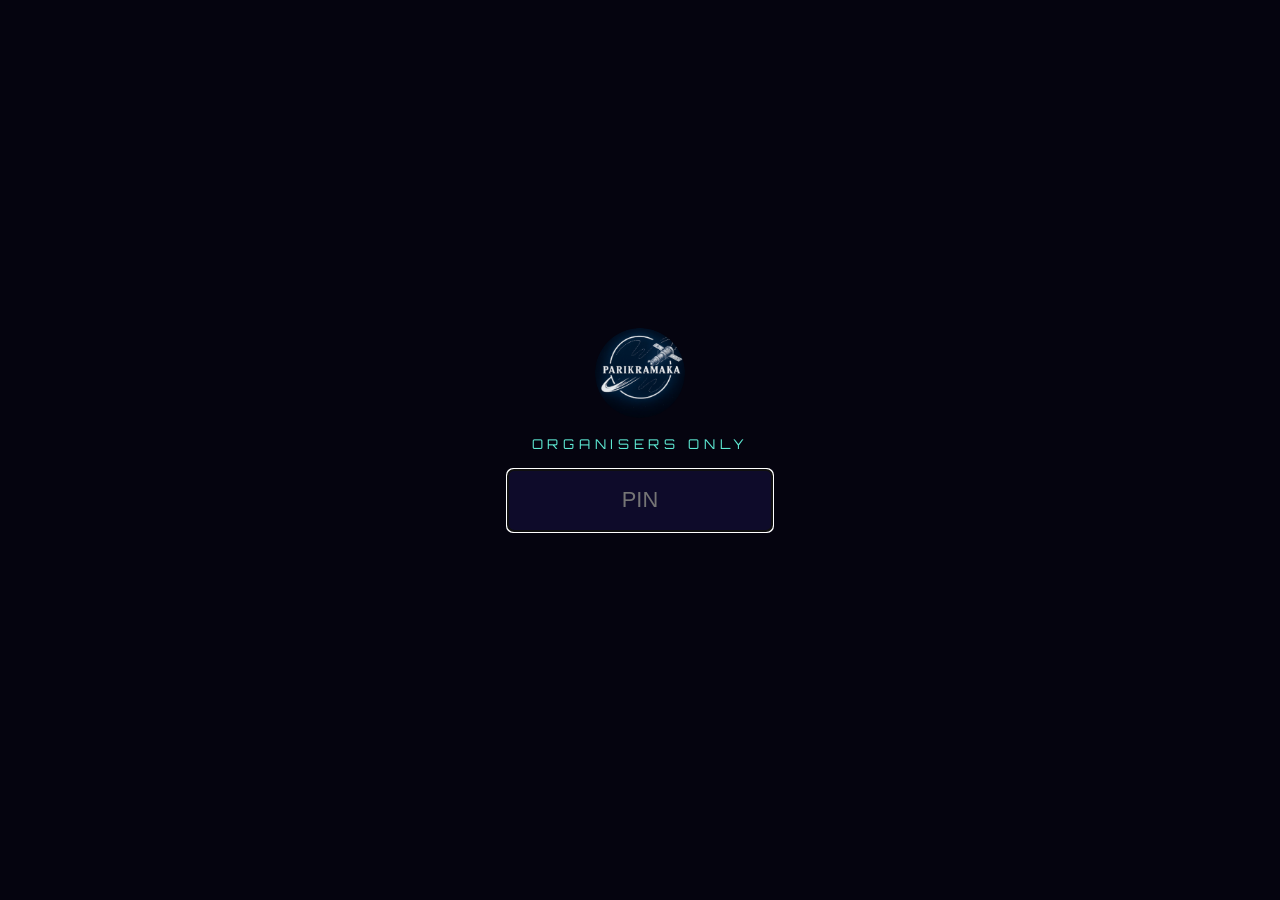
<file: projector.html>
<!DOCTYPE html>
<html lang="en"><head><meta charset="utf-8"><meta name="viewport" content="width=device-width, initial-scale=1">
<meta name="robots" content="noindex,nofollow"><title>SAT QUEST Live Board</title><link rel="icon" href="images/parikrama-logo.png">
<link rel="stylesheet" href="https://fonts.googleapis.com/css2?family=Orbitron:wght@500;700;900&family=Rajdhani:wght@400;500;600;700&display=swap">
<link rel="stylesheet" href="css/satquest.css"><script src="js/config.js"></script></head>
<body class="sq-home"><canvas id="stars"></canvas>
<div id="pjLock"><img src="images/parikrama-logo.png" width="90" style="border-radius:50%" alt=""><div class="sq-eyebrow">ORGANISERS ONLY</div><input id="pin" type="password" placeholder="PIN" autofocus><div class="sqerr" id="pinErr"></div></div>
<div class="sq-wrap pj" style="max-width:1400px">
  <div class="pj-head"><div class="pj-live">LIVE</div><h1 class="sq-title" style="font-size:clamp(2.4rem,6vw,5rem);margin:.1em 0">SAT QUEST</h1><div class="sq-eyebrow">INNOVISION 2026 &middot; PARIKRAMA SATELLITE CLUB &middot; NIT ROURKELA</div></div>
  <div class="pj-top" id="top"></div>
  <table class="pj-list"><tbody id="rest"></tbody></table>
  <div class="pj-msg" id="msg"></div>
  <div class="pj-hint">Press F for fullscreen &middot; updates every 10 seconds</div>
</div>
<script>
function fmt(t){t=Math.max(0,Number(t)||0);return String(Math.floor(t/60)).padStart(2,'0')+':'+String(t%60).padStart(2,'0')}
var timer=null;
function unlock(){document.getElementById('pjLock').style.display='none';sessionStorage.setItem('pj','1');load();timer=setInterval(load,10000)}
var PIN=String((window.SQ&&SQ.ORGANISER_PIN)||'');
if(!PIN||sessionStorage.getItem('pj')==='1')unlock();
document.getElementById('pin').onkeydown=function(e){if(e.key==='Enter'){if(this.value===PIN)unlock();else{document.getElementById('pinErr').textContent='Wrong PIN';this.value=''}}};
addEventListener('keydown',function(e){if((e.key==='f'||e.key==='F')&&e.target.tagName!=='INPUT'){document.fullscreenElement?document.exitFullscreen():document.documentElement.requestFullscreen()}});
function el(t,c,x){var e=document.createElement(t);if(c)e.className=c;if(x!==undefined)e.textContent=x;return e}
function render(rows){var top=document.getElementById('top'),rest=document.getElementById('rest'),msg=document.getElementById('msg');top.innerHTML='';rest.innerHTML='';
msg.textContent=rows.length?'':'Waiting for the first team to launch...';
rows.slice(0,3).forEach(function(r,i){var c=el('div','pj-card p'+(i+1));c.appendChild(el('div','pj-rank','#'+(i+1)));c.appendChild(el('div','pj-name',r.team));c.appendChild(el('div','pj-score',r.score));c.appendChild(el('div','pj-meta','Cost '+r.cost+' · Time left '+fmt(r.timeLeft)));top.appendChild(c)});
rows.slice(3,10).forEach(function(r,i){var tr=el('tr');tr.appendChild(el('td','',i+4));tr.appendChild(el('td','',r.team));tr.appendChild(el('td','m','Cost '+r.cost+' · '+fmt(r.timeLeft)));tr.appendChild(el('td','s',r.score));rest.appendChild(tr)})}
function load(){var msg=document.getElementById('msg');
if(!(window.SQ&&SQ.SHEET_URL)){msg.textContent='Not connected yet. Add the Google Sheet URL in js/config.js.';return}
fetch(SQ.SHEET_URL).then(function(r){return r.json()}).then(function(d){render(d.rows||[])}).catch(function(){msg.textContent='Could not load scores. Retrying...'})}
(function(){var c=document.getElementById('stars'),x=c.getContext('2d'),s=[];function r(){c.width=innerWidth;c.height=innerHeight;s=[];for(var i=0;i<140;i++)s.push({x:Math.random()*c.width,y:Math.random()*c.height,r:Math.random()*1.3+.2,p:Math.random()*6})}
addEventListener('resize',r);r();(function d(t){x.clearRect(0,0,c.width,c.height);x.fillStyle='#cfc6ff';s.forEach(function(a){x.globalAlpha=.4+.6*Math.abs(Math.sin(t/1400+a.p));x.beginPath();x.arc(a.x,a.y,a.r,0,7);x.fill()});requestAnimationFrame(d)})(0)})();
</script></body></html>
</file>
<file: css/satquest.css>
:root{--bg:#05040f;--panel:rgba(20,16,48,.78);--line:rgba(139,92,246,.35);--violet:#8b5cf6;--teal:#5eead4;--orange:#ff9a3c;--text:#e8e6ff;--muted:#a49fd0}
html,body{background:var(--bg)!important;color:var(--text)!important;font-family:'Rajdhani','Helvetica Neue',Arial,sans-serif!important;font-size:105%}
body{background:radial-gradient(1200px 600px at 80% -10%,rgba(139,92,246,.22),transparent 60%),radial-gradient(900px 500px at 0% 100%,rgba(255,154,60,.12),transparent 60%),var(--bg)!important;background-attachment:fixed!important}
h1,h2,h3,h4,#bar h1,button.fancy,nav a{font-family:'Orbitron','Rajdhani',sans-serif!important;letter-spacing:.06em}
h1,h2,h3,h4,strong,label{color:#fff!important}
a{color:var(--teal)}
header,#bar,.dropdown{background:rgba(5,4,15,.88)!important;background-image:none!important;border-bottom:1px solid var(--line);backdrop-filter:blur(8px)}
.sq-logo{font-family:'Orbitron',sans-serif;font-weight:900;color:#fff;letter-spacing:.18em;font-size:1.05em;text-decoration:none}
.sq-logo b{color:var(--orange);margin-left:.35em;font-weight:900}
#bar a{text-decoration:none}
nav{background:rgba(10,8,30,.85)!important;border-bottom:1px solid var(--line)}
nav a{color:var(--text)!important}nav a:hover{color:var(--teal)!important}
.view,.padded,.container,.fullpage{color:var(--text)}
.fullpage .container,#messages>*,#summary>*{background:var(--panel)!important;border:1px solid var(--line);border-radius:14px;box-shadow:0 0 40px rgba(139,92,246,.2)}
.list>*,.item,.option,.listitem,.card{background:var(--panel)!important;border:1px solid var(--line)!important;color:var(--text)!important;border-radius:10px}
.list>*:hover,.item:hover,.option:hover{border-color:var(--teal)!important;box-shadow:0 0 18px rgba(94,234,212,.35)}
.selected,.active,.chosen{border-color:var(--orange)!important;box-shadow:0 0 22px rgba(255,154,60,.45)!important}
.blueprint,.isogrid{background-color:#0a0820!important;border:1px solid var(--line);border-radius:12px}
button.fancy,button.btn,.btn{background:linear-gradient(135deg,#7c3aed,#ff7a59)!important;color:#fff!important;border:0!important;border-radius:999px;padding:.7em 1.6em;text-shadow:none;box-shadow:0 0 24px rgba(139,92,246,.55);cursor:pointer}
button.fancy:hover{filter:brightness(1.15);box-shadow:0 0 34px rgba(255,154,60,.6)}
button.fancy:disabled{background:#2a2750!important;box-shadow:none;color:#777!important}
select,input{background:#0e0b2a;color:var(--text);border:1px solid var(--line);border-radius:6px}
.coin-icon,.weight-icon,.power-icon{filter:hue-rotate(40deg)}
#progressbar{background:#120f30!important}.progress-inner{background:linear-gradient(90deg,var(--violet),var(--teal),var(--orange))!important}
#overlay{background:#05040f!important;color:var(--teal);font-family:'Orbitron',sans-serif;letter-spacing:.2em}
/* landing page */
body.sq-home{overflow-x:hidden}
#stars{position:fixed;inset:0;z-index:0;width:100%;height:100%}
.sq-wrap{position:relative;z-index:1;max-width:1080px;margin:0 auto;padding:0 1.4rem}
.sq-top{display:flex;justify-content:space-between;align-items:center;padding:1.2rem 0;font-family:'Orbitron',sans-serif;font-size:.75rem;letter-spacing:.2em;color:var(--muted)}
.sq-top b{color:var(--orange)}
.sq-hero{text-align:center;padding:4.5rem 0 3rem}
.sq-eyebrow{font-family:'Orbitron',sans-serif;letter-spacing:.35em;font-size:.8rem;color:var(--teal)}
.sq-title{font-family:'Orbitron',sans-serif;font-weight:900;font-size:clamp(3rem,12vw,8rem);line-height:1;margin:.3em 0 .1em;letter-spacing:.08em;background:linear-gradient(180deg,#fff 30%,#b8a2ff 70%,var(--orange));-webkit-background-clip:text;background-clip:text;color:transparent!important;filter:drop-shadow(0 0 28px rgba(139,92,246,.6))}
.sq-tag{font-size:1.4rem;color:var(--muted);max-width:640px;margin:0 auto 2rem}
.sq-orbit{position:relative;width:200px;height:200px;margin:2.5rem auto 0}
.sq-orbit .planet{position:absolute;inset:55px;display:block;cursor:pointer;transition:.3s;border-radius:50%;background:radial-gradient(circle at 30% 30%,#a78bfa,#4c1d95 60%,#120a30);box-shadow:0 0 60px rgba(139,92,246,.7)}
.sq-orbit .ring{position:absolute;inset:0;border:1px dashed rgba(94,234,212,.5);border-radius:50%;animation:spin 9s linear infinite;pointer-events:none;z-index:2}
.sq-orbit .sat{position:absolute;top:-20px;left:50%;margin-left:-20px;width:40px;height:40px;display:flex;align-items:center;justify-content:center;font-size:28px;text-decoration:none;pointer-events:auto;cursor:pointer;animation:spin 9s linear infinite reverse;border-radius:50%;transition:box-shadow .2s}
.sq-orbit .sat:hover,.sq-orbit .sat:focus{box-shadow:0 0 22px 6px rgba(255,154,60,.7);background:rgba(255,154,60,.15);outline:none}
.sq-orbit .ring.paused,.sq-orbit .ring.paused .sat{animation-play-state:paused}
.sq-orbit .planet:hover{box-shadow:0 0 90px rgba(94,234,212,.8);transform:scale(1.06)}
.sq-hint{text-align:center;color:var(--muted);font-size:1rem;letter-spacing:.06em;margin-top:2.2rem;min-height:1.5em}
.sq-brand{display:flex;align-items:center;gap:.7rem;color:#fff}.sq-brand img{width:38px;height:38px;border-radius:50%}
.sq-herologo{width:130px;height:130px;border-radius:50%;box-shadow:0 0 40px rgba(139,92,246,.6);margin-bottom:1.2rem}
.sq-club{width:30px;height:30px;border-radius:50%;vertical-align:middle;margin-right:.6rem}
.requirements{display:none!important}
.sq-orbit .ring.r2{inset:-22px;border-color:rgba(255,154,60,.35);animation-duration:16s;animation-direction:reverse}
.sq-orbit .ring.r2:before{content:"●";position:absolute;left:50%;color:var(--orange);font-size:14px;top:-9px}
@keyframes spin{to{transform:rotate(360deg)}}
.sq-sec{padding:2.5rem 0}
.sq-sec h2{font-size:1.5rem;text-align:center;margin-bottom:1.6rem}
.sq-grid{display:grid;grid-template-columns:repeat(auto-fit,minmax(220px,1fr));gap:1rem}
.sq-card{background:var(--panel);border:1px solid var(--line);border-radius:14px;padding:1.3rem;transition:.25s}
.sq-card:hover{transform:translateY(-4px);border-color:var(--teal);box-shadow:0 0 28px rgba(94,234,212,.3)}
.sq-card .n{font-family:'Orbitron',sans-serif;color:var(--orange);font-size:1.5rem}
.sq-card h3{margin:.3em 0;font-size:1rem}
.sq-card p{color:var(--muted);margin:0;line-height:1.4}
.sq-about{background:var(--panel);border:1px solid var(--line);border-radius:18px;padding:2rem;box-shadow:0 0 50px rgba(139,92,246,.2);text-align:center}
.sq-about p{max-width:760px;margin:.8rem auto;color:var(--text);font-size:1.15rem;line-height:1.5}
.sq-foot{text-align:center;color:var(--muted);padding:2.5rem 0 3rem;font-size:.95rem;letter-spacing:.08em}
.sq-cta{display:inline-block;text-decoration:none;font-size:1rem}

/* ===== builder pages: full dark theme ===== */
section.view,section.view.slide,#main{background:transparent!important}
section.view .padded,.padder,.holder-inner,.list-right,.slider-container,li.stage,.paddedsmall{background:var(--panel)!important;color:var(--text)!important;border-color:var(--line)!important}
section.view .padded{backdrop-filter:blur(4px)}
section.view p,section.view li,section.view span,section.view div{color:var(--text)}
section.view h1,section.view h2,section.view h3{color:#fff!important}
/* type & mission cards: replace red/green/blue/purple blocks with a unified neon palette */
.holder .image{background:linear-gradient(135deg,#2a1466,#5b21b6 60%,#7c3aed)!important;border-radius:14px 14px 0 0;border:1px solid var(--line);border-bottom:0}
.holder .image:has(+ .padded){box-shadow:inset 0 -30px 40px rgba(5,4,15,.5)}
.holder .padded,.holder-inner{border:1px solid var(--line);border-top:0!important;border-radius:0 0 14px 14px}
.holder:hover .image{background:linear-gradient(135deg,#0f766e,#5eead4 120%)!important}
.holder:hover{filter:drop-shadow(0 0 18px rgba(94,234,212,.35))}
.holder .image img,img.icon,.icon{filter:drop-shadow(0 0 6px rgba(94,234,212,.7))}
.holder.COMMS .image,.holder.comms .image{background:linear-gradient(135deg,#3b1a7a,#8b5cf6)!important}
.holder.EO .image,.holder.eo .image{background:linear-gradient(135deg,#064e4a,#14b8a6)!important}
.holder.NAV .image,.holder.nav .image{background:linear-gradient(135deg,#7c2d12,#ff9a3c)!important}
/* section headers/nav tabs */
nav li,nav li.padded{background:transparent!important}
nav a{background:transparent!important}
nav li.next a:after,nav li.prev a:before{color:var(--orange)!important}
nav li.current a,nav a.current,nav .selected a{color:var(--orange)!important;border-bottom:2px solid var(--orange)}
/* lists */
.list-right,.list .item,li.stage{border:1px solid var(--line)!important;border-radius:10px;margin:.35em 0}
.list-right:hover,li.stage:hover{border-color:var(--teal)!important;box-shadow:0 0 16px rgba(94,234,212,.35)}
li.stage.selected,.list-right.selected{border-color:var(--orange)!important;background:rgba(255,154,60,.12)!important;box-shadow:0 0 20px rgba(255,154,60,.4)}
/* meters & sliders */
.meter{background:#16123a!important;border:1px solid var(--line)}
.meter>div,.meter .bar,.meter-inner{background:linear-gradient(90deg,var(--violet),var(--teal))!important}
input[type=range]{accent-color:var(--orange)}
/* blueprint grids: neon grid */
.blueprint,.isogrid{background-image:linear-gradient(rgba(139,92,246,.18) 1px,transparent 1px),linear-gradient(90deg,rgba(139,92,246,.18) 1px,transparent 1px)!important;background-size:28px 28px!important;background-color:#070518!important}
/* top bar stats */
.togglecost,.togglemass,.togglepower,.togglebtn{color:var(--text)!important;background:transparent!important}
.togglecost:hover,.togglemass:hover,.togglepower:hover{color:var(--teal)!important}
.dropdown li button,menu button{color:var(--text)!important;background:transparent!important}
.dropdown li:hover{background:rgba(139,92,246,.25)!important}
/* launch screen */
section#launch{background:radial-gradient(800px 400px at 50% 0,rgba(139,92,246,.25),transparent 70%),#05040f!important}
#fixme{color:var(--orange)!important;border:1px solid var(--orange);border-radius:8px}
table{color:var(--text)}th,td{border-color:var(--line)!important}
a.close{color:var(--orange)!important}
::-webkit-scrollbar{width:10px}::-webkit-scrollbar-thumb{background:#3b2a8a;border-radius:6px}::-webkit-scrollbar-track{background:#0b0a1a}

/* satellite / rocket blocks: grey -> violet-teal */
.rocket-holder .stage{filter:sepia(1) hue-rotate(215deg) saturate(2.6) brightness(.95)}

nav h2,section.view nav h2,.row-top h2{opacity:1!important;color:#fff!important;text-shadow:0 0 14px rgba(139,92,246,.8)}
.row-top p,.row-top .intro{color:var(--muted)!important;position:relative}

/* fixes: heading dimmed by nav overlay, coloured list bars */
nav{background:transparent!important;pointer-events:none}
nav a,nav li{pointer-events:auto}
.row-top h2,section.view h2{position:relative;z-index:3}
.list li .list-left,.list .list-left,.list-left{background:linear-gradient(180deg,#4c1d95,#8b5cf6)!important;border-color:transparent!important}
.list li:hover .list-left{background:linear-gradient(180deg,#0f766e,#5eead4)!important}
.list li.selected .list-left{background:linear-gradient(180deg,#c2410c,#ff9a3c)!important}
.list li{background:var(--panel)!important;border:1px solid var(--line)!important;border-radius:10px;overflow:hidden}
.list li.selected{border-color:var(--orange)!important;box-shadow:0 0 20px rgba(255,154,60,.4)}
.list li .list-right{background:transparent!important;border:0!important;box-shadow:none!important}
.stage{border-radius:10px}
.list-bar,.list li .list-bar,[class*="bg-"].list-bar{background:linear-gradient(180deg,#4c1d95,#8b5cf6)!important}
.list li.selected .list-bar{background:linear-gradient(180deg,#c2410c,#ff9a3c)!important}
.list li:hover .list-bar{background:linear-gradient(180deg,#0f766e,#5eead4)!important}
.power-icon,.baritem .power-icon{filter:hue-rotate(20deg) saturate(.8)}

/* rocket builder */
.rocket-builder,.slider,.slider-container,.slider ul,.slider-container .slider{background:rgba(10,8,32,.6)!important}
.slider button.prev,.slider button.next{background:transparent!important;color:var(--orange)!important}
li.stage .stage-holder{background:transparent!important}
li.stage .part,.stage .part{background:linear-gradient(90deg,rgba(139,92,246,.55),rgba(94,234,212,.35))!important}
li.stage{border:1px solid var(--orange)!important}
.sq-logo:focus,#bar a:focus{outline:none}
.sq-title{padding-bottom:.15em}
.sq-orbit{width:240px;height:240px}
.sq-orbit .planet{inset:70px}
.sq-orbit .sat{font-size:34px;width:48px;height:48px;margin-left:-24px;top:-24px}

/* nav buttons must stay clickable */
.row-top h2,section.view h2,.row-top p,section.view .row-top p{pointer-events:none}
nav{pointer-events:none;z-index:10}
nav ol,nav li,nav a,nav a *{pointer-events:auto;cursor:pointer}
nav a{position:relative;z-index:11}

/* keep title + Back / Next buttons pinned while scrolling */
nav{position:absolute!important;top:0;left:0;right:0;height:3em;z-index:50}
section.view .row-top{position:sticky!important;top:58px;z-index:60;background:rgba(5,4,15,.94);border-bottom:1px solid var(--line);backdrop-filter:blur(6px)}
nav li a{background:rgba(10,8,30,.92)!important;border:1px solid var(--line);border-radius:999px;padding:0 1.1em!important;display:inline-flex;align-items:center;height:2.2em;margin:.35em .9em;box-shadow:0 0 18px rgba(139,92,246,.35)}
nav li a:hover{border-color:var(--orange)}
nav a.disabled{opacity:.35;pointer-events:none!important;box-shadow:none}
section.view .row-top{top:56px}
section.view .row-top p{font-size:.88em;line-height:1.3;margin:.2em 1em .5em}

/* timer + result screen */
#sqTimer{position:absolute;left:50%;top:6px;transform:translateX(-50%);text-align:center;font-family:'Orbitron',sans-serif;color:#fff;line-height:1.1;pointer-events:none;z-index:5}
#sqTimer .tm{font-size:1.35rem;font-weight:700;letter-spacing:.12em;text-shadow:0 0 12px rgba(94,234,212,.8)}
#sqTimer small{display:block;font-size:.6rem;letter-spacing:.2em;color:var(--muted);text-transform:uppercase}
#sqTimer.warn .tm{color:var(--orange);text-shadow:0 0 14px rgba(255,154,60,.9)}
#sqTimer.danger .tm{color:#ff4d6d;text-shadow:0 0 16px rgba(255,77,109,.9);animation:blink 1s steps(2) infinite}
@keyframes blink{50%{opacity:.45}}
#sqResult{position:fixed;inset:0;z-index:9999;display:flex;align-items:center;justify-content:center;background:rgba(5,4,15,.92);backdrop-filter:blur(6px);overflow:auto;padding:1rem}
#sqResult .sqbox{background:var(--panel);border:1px solid var(--line);border-radius:18px;padding:2rem 2.4rem;max-width:520px;width:100%;text-align:center;box-shadow:0 0 60px rgba(139,92,246,.45)}
.sqk{font-family:'Orbitron',sans-serif;letter-spacing:.3em;color:var(--teal);font-size:.8rem}
#sqResult h2{margin:.4em 0 .2em}
.sqscore{font-family:'Orbitron',sans-serif;font-size:4.5rem;font-weight:900;background:linear-gradient(180deg,#fff,var(--orange));-webkit-background-clip:text;background-clip:text;color:transparent}
.sqscore small{font-size:1.2rem;color:var(--muted);-webkit-text-fill-color:var(--muted)}
#sqResult table{width:100%;margin:.5rem 0;border-collapse:collapse}#sqResult td{padding:.4em;border-bottom:1px solid var(--line);text-align:left}#sqResult td:last-child{text-align:right;color:var(--orange);font-weight:700}
#sqResult ul{text-align:left;color:var(--muted)}
.sqmuted{color:var(--muted)}
.sqbtns{display:flex;gap:.8rem;justify-content:center;flex-wrap:wrap;margin-top:1rem}
.sqbtn{display:inline-block;text-decoration:none;cursor:pointer;border:0;color:#fff;font-family:'Orbitron',sans-serif;font-size:.85rem;padding:.8em 1.6em;border-radius:999px;background:linear-gradient(135deg,#7c3aed,#ff7a59);box-shadow:0 0 24px rgba(139,92,246,.55)}
.sqbtn.alt{background:transparent;border:1px solid var(--line);box-shadow:none}

/* team modal + leaderboard */
.sqmodal{position:fixed;inset:0;z-index:100;background:rgba(5,4,15,.85);backdrop-filter:blur(6px);display:flex;align-items:center;justify-content:center;padding:1rem}
.sqmodal[hidden]{display:none}
.sqbox2{background:var(--panel);border:1px solid var(--line);border-radius:18px;padding:2rem;max-width:440px;width:100%;text-align:center;box-shadow:0 0 60px rgba(139,92,246,.5)}
.sqbox2 input{width:100%;box-sizing:border-box;margin:.6rem 0;padding:.8em 1em;font:inherit;font-size:1.1rem;text-align:center}
.sqerr{color:#ff7a8a;min-height:1.3em}
.sq-cancel{background:none;border:0;color:var(--muted);cursor:pointer;font:inherit;margin-left:.6rem}
.sq-lb{margin-left:1rem;color:var(--teal);letter-spacing:.15em;font-family:'Orbitron',sans-serif;font-size:.8rem}
.lb{max-width:860px;margin:0 auto;padding:1rem}
.lb h1{text-align:center;font-size:clamp(2rem,6vw,3.4rem);margin:.4em 0}
.lb table{width:100%;border-collapse:collapse;font-size:1.25rem}
.lb th{font-family:'Orbitron',sans-serif;font-size:.7rem;letter-spacing:.2em;color:var(--muted);text-align:left;padding:.6em}
.lb td{padding:.75em .6em;border-bottom:1px solid var(--line)}
.lb tr:nth-child(2) td{color:var(--orange);font-weight:700}
.lb td.r{font-family:'Orbitron',sans-serif;color:var(--teal)}
.lb .msg{text-align:center;color:var(--muted);padding:2rem}

/* projector board */
.pj{max-width:1400px;margin:0 auto;padding:1rem 2rem}
.pj-head{text-align:center}
.pj-head h1{font-size:clamp(2.4rem,6vw,5rem);margin:.2em 0 0;letter-spacing:.14em}
.pj-live{color:var(--teal);font-family:'Orbitron',sans-serif;letter-spacing:.3em;font-size:.8rem}
.pj-live:before{content:"";display:inline-block;width:9px;height:9px;border-radius:50%;background:var(--teal);margin-right:.6em;animation:blink 1.4s infinite}
.pj-top{display:grid;grid-template-columns:repeat(3,1fr);gap:1.4rem;margin:2rem 0 1.6rem;align-items:end}
.pj-card{background:var(--panel);border:1px solid var(--line);border-radius:18px;text-align:center;padding:1.4rem .8rem;box-shadow:0 0 40px rgba(139,92,246,.25)}
.pj-card.p1{order:2;padding:2.4rem .8rem;border-color:var(--orange);box-shadow:0 0 60px rgba(255,154,60,.4)}
.pj-card.p2{order:1}.pj-card.p3{order:3}
.pj-rank{font-family:'Orbitron',sans-serif;color:var(--orange);font-size:1rem;letter-spacing:.3em}
.pj-name{font-size:clamp(1.4rem,2.6vw,2.4rem);font-weight:700;color:#fff;margin:.3em 0;word-break:break-word}
.pj-score{font-family:'Orbitron',sans-serif;font-size:clamp(2.4rem,5vw,4.6rem);font-weight:900;background:linear-gradient(180deg,#fff,var(--orange));-webkit-background-clip:text;background-clip:text;color:transparent}
.pj-meta{color:var(--muted);font-size:1.05rem}
.pj-list{width:100%;border-collapse:collapse;font-size:clamp(1.1rem,2vw,1.7rem)}
.pj-list td{padding:.55em .8em;border-bottom:1px solid var(--line)}
.pj-list td:first-child{font-family:'Orbitron',sans-serif;color:var(--muted);width:3em}
.pj-list td.s{text-align:right;font-family:'Orbitron',sans-serif;color:var(--teal);font-weight:700}
.pj-list td.m{text-align:right;color:var(--muted)}
.pj-msg{text-align:center;color:var(--muted);font-size:1.4rem;padding:2rem}
.pj-hint{text-align:center;color:var(--muted);font-size:.85rem;opacity:.6;margin-top:1rem}
#pjLock{position:fixed;inset:0;z-index:200;background:#05040f;display:flex;align-items:center;justify-content:center;flex-direction:column;gap:1rem}
#pjLock input{padding:.8em 1em;font-size:1.3rem;text-align:center;width:220px}

/* satellite palette: silver-blue body, gold foil empty bays, violet/teal solar panels */
.satellite-holder .satellite .slot .face.front,.satellite-holder .satellite .slot .face.back{background:linear-gradient(135deg,#eef1ff,#c7d0f5)!important}
.satellite-holder .satellite .slot .face.left,.satellite-holder .satellite .slot .face.right{background:linear-gradient(180deg,#9aa6dc,#6f7bc0)!important}
.satellite-holder .satellite .slot .face.top{background:linear-gradient(135deg,#ffffff,#dfe5ff)!important}
.satellite-holder .satellite .slot.slot-empty .face.front,.satellite-holder .satellite .slot.slot-empty .face.back{background:linear-gradient(135deg,#ffd58a,#ff9a3c)!important}
.satellite-holder .satellite .slot.slot-empty .face.left,.satellite-holder .satellite .slot.slot-empty .face.right{background:linear-gradient(180deg,#e8821f,#b45309)!important}
.satellite-holder .satellite .slot.slot-empty .face.top{background:linear-gradient(135deg,#ffe3ad,#ffc26b)!important}
.satellite-holder .satellite{filter:drop-shadow(0 0 22px rgba(94,234,212,.35))}
.list li:hover .list-bar{background:linear-gradient(180deg,#4c1d95,#8b5cf6)!important}
.list li:hover{border-color:var(--teal)!important}
section.view .row-top h2{margin:0!important;line-height:3em;height:3em;overflow:hidden}
.list li .list-left img,.list li .list-bar+img{border-radius:6px}

/* ===== dark-theme fixes: instrument icons, satellite faces, isometric grid ===== */
/* filled satellite slots: deep indigo instead of near-white silver */
.satellite-holder .satellite .slot:not(.slot-empty) .face.front,.satellite-holder .satellite .slot:not(.slot-empty) .face.back{background:#1f1c55!important}
.satellite-holder .satellite .slot:not(.slot-empty) .face.left,.satellite-holder .satellite .slot:not(.slot-empty) .face.right{background:linear-gradient(180deg,#1f1957,#120e3a)!important}
.satellite-holder .satellite .slot:not(.slot-empty) .face.top{background:linear-gradient(135deg,#4637a8,#2f2680)!important}
.satellite-holder .satellite .slot:not(.slot-empty) .face{border-color:rgba(94,234,212,.35)}
/* instrument icons: the original bitmaps are black-on-white, so use light-on-dark copies (images/png/dark) */
.texture.atomic-clock .face.front,.satellite-holder .satellite .slot.texture.atomic-clock .face.front{background:url("../images/png/dark/icon-clock.png") center/74% 74% no-repeat,#1f1c55!important;border:1px solid rgba(94,234,212,.55)!important}
.satellite-holder .satellite .slot.texture.atomic-clock.slot2x4.down .face.front,.satellite-holder .satellite .slot.texture.atomic-clock.slot2x4.up .face.front{background:#1f1c55!important}
.texture.atomic-clock .face.front:before{background:url("../images/png/dark/icon-clock.png") 0 0/100% 100% no-repeat!important}
.texture.atomic-clock-small .face.front,.satellite-holder .satellite .slot.texture.atomic-clock-small .face.front{background:url("../images/png/dark/icon-clock-mini.png") center/74% 74% no-repeat,#1f1c55!important;border:1px solid rgba(94,234,212,.55)!important}
.satellite-holder .satellite .slot.texture.atomic-clock-small.slot2x4.down .face.front,.satellite-holder .satellite .slot.texture.atomic-clock-small.slot2x4.up .face.front{background:#1f1c55!important}
.texture.atomic-clock-small .face.front:before{background:url("../images/png/dark/icon-clock-mini.png") 0 0/100% 100% no-repeat!important}
.texture.camera-fir .face.front,.satellite-holder .satellite .slot.texture.camera-fir .face.front{background:url("../images/png/dark/camera-thermal.png") center/74% 74% no-repeat,#1f1c55!important;border:1px solid rgba(94,234,212,.55)!important}
.satellite-holder .satellite .slot.texture.camera-fir.slot2x4.down .face.front,.satellite-holder .satellite .slot.texture.camera-fir.slot2x4.up .face.front{background:#1f1c55!important}
.texture.camera-fir .face.front:before{background:url("../images/png/dark/camera-thermal.png") 0 0/100% 100% no-repeat!important}
.texture.camera-nir .face.front,.satellite-holder .satellite .slot.texture.camera-nir .face.front{background:url("../images/png/dark/camera-veg.png") center/74% 74% no-repeat,#1f1c55!important;border:1px solid rgba(94,234,212,.55)!important}
.satellite-holder .satellite .slot.texture.camera-nir.slot2x4.down .face.front,.satellite-holder .satellite .slot.texture.camera-nir.slot2x4.up .face.front{background:#1f1c55!important}
.texture.camera-nir .face.front:before{background:url("../images/png/dark/camera-veg.png") 0 0/100% 100% no-repeat!important}
.texture.camera-opt .face.front,.satellite-holder .satellite .slot.texture.camera-opt .face.front{background:url("../images/png/dark/camera-opt.png") center/74% 74% no-repeat,#1f1c55!important;border:1px solid rgba(94,234,212,.55)!important}
.satellite-holder .satellite .slot.texture.camera-opt.slot2x4.down .face.front,.satellite-holder .satellite .slot.texture.camera-opt.slot2x4.up .face.front{background:#1f1c55!important}
.texture.camera-opt .face.front:before{background:url("../images/png/dark/camera-opt.png") 0 0/100% 100% no-repeat!important}
.texture.camera-opt-hires .face.front,.satellite-holder .satellite .slot.texture.camera-opt-hires .face.front{background:url("../images/png/dark/camera-opt-hires.png") center/74% 74% no-repeat,#1f1c55!important;border:1px solid rgba(94,234,212,.55)!important}
.satellite-holder .satellite .slot.texture.camera-opt-hires.slot2x4.down .face.front,.satellite-holder .satellite .slot.texture.camera-opt-hires.slot2x4.up .face.front{background:#1f1c55!important}
.texture.camera-opt-hires .face.front:before{background:url("../images/png/dark/camera-opt-hires.png") 0 0/100% 100% no-repeat!important}
.texture.spect-opt .face.front,.satellite-holder .satellite .slot.texture.spect-opt .face.front{background:url("../images/png/dark/spectro-opt.png") center/74% 74% no-repeat,#1f1c55!important;border:1px solid rgba(94,234,212,.55)!important}
.satellite-holder .satellite .slot.texture.spect-opt.slot2x4.down .face.front,.satellite-holder .satellite .slot.texture.spect-opt.slot2x4.up .face.front{background:#1f1c55!important}
.texture.spect-opt .face.front:before{background:url("../images/png/dark/spectro-opt.png") 0 0/100% 100% no-repeat!important}
.texture.spect-nir .face.front,.satellite-holder .satellite .slot.texture.spect-nir .face.front{background:url("../images/png/dark/spectro-veg.png") center/74% 74% no-repeat,#1f1c55!important;border:1px solid rgba(94,234,212,.55)!important}
.satellite-holder .satellite .slot.texture.spect-nir.slot2x4.down .face.front,.satellite-holder .satellite .slot.texture.spect-nir.slot2x4.up .face.front{background:#1f1c55!important}
.texture.spect-nir .face.front:before{background:url("../images/png/dark/spectro-veg.png") 0 0/100% 100% no-repeat!important}
.texture.spect-fir .face.front,.satellite-holder .satellite .slot.texture.spect-fir .face.front{background:url("../images/png/dark/spectro-thermal.png") center/74% 74% no-repeat,#1f1c55!important;border:1px solid rgba(94,234,212,.55)!important}
.satellite-holder .satellite .slot.texture.spect-fir.slot2x4.down .face.front,.satellite-holder .satellite .slot.texture.spect-fir.slot2x4.up .face.front{background:#1f1c55!important}
.texture.spect-fir .face.front:before{background:url("../images/png/dark/spectro-thermal.png") 0 0/100% 100% no-repeat!important}
.texture.gps-rx .face.front,.satellite-holder .satellite .slot.texture.gps-rx .face.front{background:url("../images/png/dark/icon-gps.png") center/74% 74% no-repeat,#1f1c55!important;border:1px solid rgba(94,234,212,.55)!important}
.satellite-holder .satellite .slot.texture.gps-rx.slot2x4.down .face.front,.satellite-holder .satellite .slot.texture.gps-rx.slot2x4.up .face.front{background:#1f1c55!important}
.texture.gps-rx .face.front:before{background:url("../images/png/dark/icon-gps.png") 0 0/100% 100% no-repeat!important}
.texture.radar-alt .face.front,.satellite-holder .satellite .slot.texture.radar-alt .face.front{background:url("../images/png/dark/icon-altimeter.png") center/74% 74% no-repeat,#1f1c55!important;border:1px solid rgba(94,234,212,.55)!important}
.satellite-holder .satellite .slot.texture.radar-alt.slot2x4.down .face.front,.satellite-holder .satellite .slot.texture.radar-alt.slot2x4.up .face.front{background:#1f1c55!important}
.texture.radar-alt .face.front:before{background:url("../images/png/dark/icon-altimeter.png") 0 0/100% 100% no-repeat!important}
.texture.internet-en .face.front,.satellite-holder .satellite .slot.texture.internet-en .face.front{background:url("../images/png/dark/icon-wifi.png") center/74% 74% no-repeat,#1f1c55!important;border:1px solid rgba(94,234,212,.55)!important}
.satellite-holder .satellite .slot.texture.internet-en.slot2x4.down .face.front,.satellite-holder .satellite .slot.texture.internet-en.slot2x4.up .face.front{background:#1f1c55!important}
.texture.internet-en .face.front:before{background:url("../images/png/dark/icon-wifi.png") 0 0/100% 100% no-repeat!important}
.texture.tv-en .face.front,.satellite-holder .satellite .slot.texture.tv-en .face.front{background:url("../images/png/dark/tv.png") center/74% 74% no-repeat,#1f1c55!important;border:1px solid rgba(94,234,212,.55)!important}
.satellite-holder .satellite .slot.texture.tv-en.slot2x4.down .face.front,.satellite-holder .satellite .slot.texture.tv-en.slot2x4.up .face.front{background:#1f1c55!important}
.texture.tv-en .face.front:before{background:url("../images/png/dark/tv.png") 0 0/100% 100% no-repeat!important}
.texture.phone-en .face.front,.satellite-holder .satellite .slot.texture.phone-en .face.front{background:url("../images/png/dark/phone.png") center/74% 74% no-repeat,#1f1c55!important;border:1px solid rgba(94,234,212,.55)!important}
.satellite-holder .satellite .slot.texture.phone-en.slot2x4.down .face.front,.satellite-holder .satellite .slot.texture.phone-en.slot2x4.up .face.front{background:#1f1c55!important}
.texture.phone-en .face.front:before{background:url("../images/png/dark/phone.png") 0 0/100% 100% no-repeat!important}
.texture.phone-en-mini .face.front,.satellite-holder .satellite .slot.texture.phone-en-mini .face.front{background:url("../images/png/dark/phone.png") center/74% 74% no-repeat,#1f1c55!important;border:1px solid rgba(94,234,212,.55)!important}
.satellite-holder .satellite .slot.texture.phone-en-mini.slot2x4.down .face.front,.satellite-holder .satellite .slot.texture.phone-en-mini.slot2x4.up .face.front{background:#1f1c55!important}
.texture.phone-en-mini .face.front:before{background:url("../images/png/dark/phone.png") 0 0/100% 100% no-repeat!important}
.texture.battery-large .face.front,.satellite-holder .satellite .slot.texture.battery-large .face.front{background:url("../images/png/dark/icon-battery-large.png") center/74% 74% no-repeat,#1f1c55!important;border:1px solid rgba(94,234,212,.55)!important}
.satellite-holder .satellite .slot.texture.battery-large.slot2x4.down .face.front,.satellite-holder .satellite .slot.texture.battery-large.slot2x4.up .face.front{background:#1f1c55!important}
.texture.battery-large .face.front:before{background:url("../images/png/dark/icon-battery-large.png") 0 0/100% 100% no-repeat!important}
.texture.battery-medium .face.front,.satellite-holder .satellite .slot.texture.battery-medium .face.front{background:url("../images/png/dark/icon-battery.png") center/74% 74% no-repeat,#1f1c55!important;border:1px solid rgba(94,234,212,.55)!important}
.satellite-holder .satellite .slot.texture.battery-medium.slot2x4.down .face.front,.satellite-holder .satellite .slot.texture.battery-medium.slot2x4.up .face.front{background:#1f1c55!important}
.texture.battery-medium .face.front:before{background:url("../images/png/dark/icon-battery.png") 0 0/100% 100% no-repeat!important}
.texture.battery-small .face.front,.satellite-holder .satellite .slot.texture.battery-small .face.front{background:url("../images/png/dark/icon-battery.png") center/74% 74% no-repeat,#1f1c55!important;border:1px solid rgba(94,234,212,.55)!important}
.satellite-holder .satellite .slot.texture.battery-small.slot2x4.down .face.front,.satellite-holder .satellite .slot.texture.battery-small.slot2x4.up .face.front{background:#1f1c55!important}
.texture.battery-small .face.front:before{background:url("../images/png/dark/icon-battery.png") 0 0/100% 100% no-repeat!important}
.texture.rtg .face.front,.satellite-holder .satellite .slot.texture.rtg .face.front{background:url("../images/png/dark/icon-nuclear.png") center/74% 74% no-repeat,#1f1c55!important;border:1px solid rgba(94,234,212,.55)!important}
.satellite-holder .satellite .slot.texture.rtg.slot2x4.down .face.front,.satellite-holder .satellite .slot.texture.rtg.slot2x4.up .face.front{background:#1f1c55!important}
.texture.rtg .face.front:before{background:url("../images/png/dark/icon-nuclear.png") 0 0/100% 100% no-repeat!important}
/* isometric (3D) view: diagonal neon grid instead of the pale-blue one */
.isogrid.threeD{background-color:#070518!important;background-image:linear-gradient(30deg,transparent 49%,rgba(139,92,246,.30) 49.4%,rgba(139,92,246,.30) 50.6%,transparent 51%),linear-gradient(-30deg,transparent 49%,rgba(139,92,246,.30) 49.4%,rgba(139,92,246,.30) 50.6%,transparent 51%)!important;background-size:5.2896em 3.0294981818em!important;background-position:0 0,0 0!important}
/* list icon tile: glow so it reads against the coloured bar */
.list li .list-left .package_slot .face.front{box-shadow:0 0 10px rgba(94,234,212,.35);border-radius:3px}


/* ===== MINIMAL MODE (builder only): flat solid colours, no glows, no hover effects ===== */
body:has(#application){background:#0b0a1a!important;background-image:none!important}
#application,#application *{text-shadow:none!important;transition:none!important}
#application *:not(.satellite):not(.satellite *){box-shadow:none!important}
#application .satellite,#application .satellite *{filter:none!important;box-shadow:none!important}
/* top bar, nav, section headers */
#application header,#application #bar,#application .dropdown{background:#0b0a1a!important;background-image:none!important;backdrop-filter:none}
#application section.view .row-top{background:#0b0a1a!important;backdrop-filter:none}
#application nav li a{background:#12102a!important;box-shadow:none!important}
#application nav li a:hover{border-color:var(--line)!important;color:var(--text)!important}
#application nav h2,#application section.view nav h2,#application .row-top h2{text-shadow:none!important}
#application .dropdown li:hover{background:transparent!important}
#application .baritem a:hover,#application .baritem button:hover,#application .togglecost:hover,#application .togglemass:hover,#application .togglepower:hover{background:transparent!important;color:var(--text)!important;opacity:1}
#progressbar{background:#16123a!important}
#application .progress-inner,#application .meter>div,#application .meter .bar,#application .meter-inner{background:#8b5cf6!important}
/* buttons */
#application button.fancy,#application button.btn,#application .btn{background:#8b5cf6!important;background-image:none!important;box-shadow:none!important}
#application button.fancy:hover,#application button.fancy:focus{background:#8b5cf6!important;filter:none!important;box-shadow:none!important}
#application button.fancy:disabled{background:#2a2750!important}
/* type / mission cards */
#application .holder .image,#application .holder.COMMS .image,#application .holder.comms .image,#application .holder.EO .image,#application .holder.eo .image,#application .holder.NAV .image,#application .holder.nav .image{background:#1a1540!important;background-image:none!important}
#application .holder:hover .image{background:#1a1540!important}
#application .holder:hover,#application .holder .image:has(+ .padded){filter:none!important;box-shadow:none!important}
#application .holder .image img,#application img.icon,#application .icon{filter:none!important}
/* lists: solid bars, no hover/selected glow */
#application .list li .list-left,#application .list .list-left,#application .list-left,#application .list-bar,#application .list li .list-bar,#application [class*="bg-"].list-bar,#application .list li:hover .list-left,#application .list li:hover .list-bar{background:#241d5c!important;background-image:none!important}
#application .list li.selected .list-left,#application .list li.selected .list-bar{background:#c2610f!important;background-image:none!important}
#application .list li:hover,#application .list li:hover .list-right,#application .list-right:hover,#application li.stage:hover{border-color:var(--line)!important;box-shadow:none!important}
#application .list li.selected:hover{border-color:var(--orange)!important}
#application .list li.selected,#application li.stage.selected,#application .list-right.selected{box-shadow:none!important;background:var(--panel)!important}
#application .list li.selected.orbit-LEO .list-right,#application .list li.selected.orbit-MEO .list-right,#application .list li.selected.orbit-HEO .list-right,#application .list li.selected.orbit-GEO .list-right{background:transparent!important;background-image:none!important}
/* rocket builder + slots */
#application .rocket-builder,#application .slider,#application .slider-container,#application .slider ul,#application .slider-container .slider{background:#0e0c26!important}
#application li.stage .part,#application .stage .part{background:#3b2d86!important;background-image:none!important}
#application .blueprint,#application .isogrid{background-color:#080716!important}
/* satellite: flat faces */
#application .satellite-holder .satellite .slot:not(.texture):not(.slot-empty) .face.front,#application .satellite-holder .satellite .slot:not(.texture):not(.slot-empty) .face.back,#application .satellite-holder .satellite .slot.texture .face.back{background:#1f1c55!important}
#application .satellite-holder .satellite .slot .face.left,#application .satellite-holder .satellite .slot .face.right,#application .satellite-holder .satellite .slot:not(.slot-empty) .face.left,#application .satellite-holder .satellite .slot:not(.slot-empty) .face.right{background:#161340!important}
#application .satellite-holder .satellite .slot .face.top,#application .satellite-holder .satellite .slot:not(.slot-empty) .face.top{background:#312a7a!important}
#application .satellite-holder .satellite .slot.slot-empty .face.front,#application .satellite-holder .satellite .slot.slot-empty .face.back{background:#e8913a!important}
#application .satellite-holder .satellite .slot.slot-empty .face.left,#application .satellite-holder .satellite .slot.slot-empty .face.right{background:#b8651a!important}
#application .satellite-holder .satellite .slot.slot-empty .face.top{background:#f2a954!important}
#application #bus .satellite:hover,#application .threeD .satellite:hover .row{transform:none}
/* launch / result */
#application section#launch,section#launch{background:#0b0a1a!important}
#sqResult .sqscore,#sqResult .sqscore small{background:none!important;-webkit-text-fill-color:currentColor!important;color:var(--orange)!important}
#sqResult .sqbtn,#sqResult .sqbox{background-image:none!important;box-shadow:none!important}
#sqResult .sqbtn{background:#8b5cf6!important}
#sqResult .sqbtn.alt{background:transparent!important}

/* launch step: not-ready message */
.sq-notready{border:1px solid #ff4d6d;border-radius:10px;padding:1em 1.2em;margin:.6em 1em;background:#1a0f24;text-align:center}
.sq-notready strong{display:block;font-family:'Orbitron',sans-serif;letter-spacing:.12em;text-transform:uppercase;color:#ff4d6d!important;font-size:1.15em}
.sq-notready p{margin:.5em 0 0;color:var(--text)}
</file>
<file: css/fonts.css>
@font-face {
    font-family: 'Earthbound';
    src: url('fonts/EarthboundCondensedBold.otf') format('opentype');
    font-weight: bold;
    font-style: normal;
}

@font-face {
    font-family: 'Earthbound';
    src: url('fonts/EarthboundCondensedBoldItalic.otf') format('opentype');
    font-weight: bold;
    font-style: italic;
}

@font-face {
    font-family: 'Earthbound';
    src: url('fonts/EarthboundRegular.otf') format('opentype');
    font-weight: normal;
    font-style: normal;
}

@font-face {
    font-family: 'Source Sans Pro';
    font-weight: 200;
    font-style: normal;
    font-stretch: normal;
    src: url('fonts/EOT/SourceSansPro-ExtraLight.eot') format('embedded-opentype'), url('fonts/WOFF2/TTF/SourceSansPro-ExtraLight.ttf.woff2') format('woff2'), url('fonts/WOFF/OTF/SourceSansPro-ExtraLight.otf.woff') format('woff'), url('fonts/OTF/SourceSansPro-ExtraLight.otf') format('opentype'), url('fonts/TTF/SourceSansPro-ExtraLight.ttf') format('truetype');
}

@font-face {
    font-family: 'Source Sans Pro';
    font-weight: 200;
    font-style: italic;
    font-stretch: normal;
    src: url('fonts/EOT/SourceSansPro-ExtraLightIt.eot') format('embedded-opentype'), url('fonts/WOFF2/TTF/SourceSansPro-ExtraLightIt.ttf.woff2') format('woff2'), url('fonts/WOFF/OTF/SourceSansPro-ExtraLightIt.otf.woff') format('woff'), url('fonts/OTF/SourceSansPro-ExtraLightIt.otf') format('opentype'), url('fonts/TTF/SourceSansPro-ExtraLightIt.ttf') format('truetype');
}

@font-face {
    font-family: 'Source Sans Pro';
    font-weight: 300;
    font-style: normal;
    font-stretch: normal;
    src: url('fonts/EOT/SourceSansPro-Light.eot') format('embedded-opentype'), url('fonts/WOFF2/TTF/SourceSansPro-Light.ttf.woff2') format('woff2'), url('fonts/WOFF/OTF/SourceSansPro-Light.otf.woff') format('woff'), url('fonts/OTF/SourceSansPro-Light.otf') format('opentype'), url('fonts/TTF/SourceSansPro-Light.ttf') format('truetype');
}

@font-face {
    font-family: 'Source Sans Pro';
    font-weight: 300;
    font-style: italic;
    font-stretch: normal;
    src: url('fonts/EOT/SourceSansPro-LightIt.eot') format('embedded-opentype'), url('fonts/WOFF2/TTF/SourceSansPro-LightIt.ttf.woff2') format('woff2'), url('fonts/WOFF/OTF/SourceSansPro-LightIt.otf.woff') format('woff'), url('fonts/OTF/SourceSansPro-LightIt.otf') format('opentype'), url('fonts/TTF/SourceSansPro-LightIt.ttf') format('truetype');
}

@font-face {
    font-family: 'Source Sans Pro';
    font-weight: 400;
    font-style: normal;
    font-stretch: normal;
    src: url('fonts/EOT/SourceSansPro-Regular.eot') format('embedded-opentype'), url('fonts/WOFF2/TTF/SourceSansPro-Regular.ttf.woff2') format('woff2'), url('fonts/WOFF/OTF/SourceSansPro-Regular.otf.woff') format('woff'), url('fonts/OTF/SourceSansPro-Regular.otf') format('opentype'), url('fonts/TTF/SourceSansPro-Regular.ttf') format('truetype');
}

@font-face {
    font-family: 'Source Sans Pro';
    font-weight: 400;
    font-style: italic;
    font-stretch: normal;
    src: url('fonts/EOT/SourceSansPro-It.eot') format('embedded-opentype'), url('fonts/WOFF2/TTF/SourceSansPro-It.ttf.woff2') format('woff2'), url('fonts/WOFF/OTF/SourceSansPro-It.otf.woff') format('woff'), url('fonts/OTF/SourceSansPro-It.otf') format('opentype'), url('fonts/TTF/SourceSansPro-It.ttf') format('truetype');
}

@font-face {
    font-family: 'Source Sans Pro';
    font-weight: 600;
    font-style: normal;
    font-stretch: normal;
    src: url('fonts/EOT/SourceSansPro-Semibold.eot') format('embedded-opentype'), url('fonts/WOFF2/TTF/SourceSansPro-Semibold.ttf.woff2') format('woff2'), url('fonts/WOFF/OTF/SourceSansPro-Semibold.otf.woff') format('woff'), url('fonts/OTF/SourceSansPro-Semibold.otf') format('opentype'), url('fonts/TTF/SourceSansPro-Semibold.ttf') format('truetype');
}

@font-face {
    font-family: 'Source Sans Pro';
    font-weight: 600;
    font-style: italic;
    font-stretch: normal;
    src: url('fonts/EOT/SourceSansPro-SemiboldIt.eot') format('embedded-opentype'), url('fonts/WOFF2/TTF/SourceSansPro-SemiboldIt.ttf.woff2') format('woff2'), url('fonts/WOFF/OTF/SourceSansPro-SemiboldIt.otf.woff') format('woff'), url('fonts/OTF/SourceSansPro-SemiboldIt.otf') format('opentype'), url('fonts/TTF/SourceSansPro-SemiboldIt.ttf') format('truetype');
}

@font-face {
    font-family: 'Source Sans Pro';
    font-weight: 700;
    font-style: normal;
    font-stretch: normal;
    src: url('fonts/EOT/SourceSansPro-Bold.eot') format('embedded-opentype'), url('fonts/WOFF2/TTF/SourceSansPro-Bold.ttf.woff2') format('woff2'), url('fonts/WOFF/OTF/SourceSansPro-Bold.otf.woff') format('woff'), url('fonts/OTF/SourceSansPro-Bold.otf') format('opentype'), url('fonts/TTF/SourceSansPro-Bold.ttf') format('truetype');
}

@font-face {
    font-family: 'Source Sans Pro';
    font-weight: 700;
    font-style: italic;
    font-stretch: normal;
    src: url('fonts/EOT/SourceSansPro-BoldIt.eot') format('embedded-opentype'), url('fonts/WOFF2/TTF/SourceSansPro-BoldIt.ttf.woff2') format('woff2'), url('fonts/WOFF/OTF/SourceSansPro-BoldIt.otf.woff') format('woff'), url('fonts/OTF/SourceSansPro-BoldIt.otf') format('opentype'), url('fonts/TTF/SourceSansPro-BoldIt.ttf') format('truetype');
}

@font-face {
    font-family: 'Source Sans Pro';
    font-weight: 900;
    font-style: normal;
    font-stretch: normal;
    src: url('fonts/EOT/SourceSansPro-Black.eot') format('embedded-opentype'), url('fonts/WOFF2/TTF/SourceSansPro-Black.ttf.woff2') format('woff2'), url('fonts/WOFF/OTF/SourceSansPro-Black.otf.woff') format('woff'), url('fonts/OTF/SourceSansPro-Black.otf') format('opentype'), url('fonts/TTF/SourceSansPro-Black.ttf') format('truetype');
}

@font-face {
    font-family: 'Source Sans Pro';
    font-weight: 900;
    font-style: italic;
    font-stretch: normal;
    src: url('fonts/EOT/SourceSansPro-BlackIt.eot') format('embedded-opentype'), url('fonts/WOFF2/TTF/SourceSansPro-BlackIt.ttf.woff2') format('woff2'), url('fonts/WOFF/OTF/SourceSansPro-BlackIt.otf.woff') format('woff'), url('fonts/OTF/SourceSansPro-BlackIt.otf') format('opentype'), url('fonts/TTF/SourceSansPro-BlackIt.ttf') format('truetype');
}
</file>
<file: css/style.css>
@charset "UTF-8";
.bg2x2 {
    background-color: #14b8a6;
}

.bg2x4 {
    background-color: #ff7a59;
}

.bg3x3,
.bg4x4 {
    background-color: #8b5cf6;
}

.bg4x8 {
    background-color: #662d8f;
}

.bg0x2 {
    background-color: #57b7aa;
}

.bg1x2 {
    background-color: #f6881f;
}

.bg1x1 {
    background-color: #ffcb06;
}

/* http://meyerweb.com/eric/tools/css/reset/
   v2.0 | 20110126
   License: none (public domain)
*/

html,
body,
div,
span,
applet,
object,
iframe,
h1,
h2,
h3,
h4,
h5,
h6,
p,
blockquote,
pre,
a,
abbr,
acronym,
address,
big,
cite,
code,
del,
dfn,
em,
img,
ins,
kbd,
q,
s,
samp,
small,
strike,
strong,
tt,
var,
b,
u,
i,
center,
dl,
dt,
dd,
ol,
ul,
li,
fieldset,
form,
label,
legend,
table,
caption,
tbody,
tfoot,
thead,
tr,
th,
td,
article,
aside,
canvas,
details,
embed,
figure,
figcaption,
footer,
header,
hgroup,
menu,
nav,
output,
ruby,
section,
summary,
time,
mark,
audio,
video {
    margin: 0;
    padding: 0;
    border: 0;
    font-size: 100%;
    font: inherit;
    vertical-align: baseline;
    -moz-box-sizing: border-box;
    -webkit-box-sizing: border-box;
    box-sizing: border-box;
}

/* HTML5 display-role reset for older browsers */

article,
aside,
details,
figcaption,
figure,
footer,
header,
hgroup,
menu,
nav,
section {
    display: block;
}

body {
    line-height: 1em;
}

ol,
ul {
    list-style: none;
}

blockquote,
q {
    quotes: none;
}

blockquote:before,
blockquote:after,
q:before,
q:after {
    content: "";
    content: none;
}

table {
    border-collapse: collapse;
    border-spacing: 0;
}

/* apply a natural box layout model to all elements */

*,
*:before,
*:after {
    -moz-box-sizing: border-box;
    -webkit-box-sizing: border-box;
    box-sizing: border-box;
}

/* End of reset */

html,
head {
    height: 100%;
}

body {
    color: #404040;
    font-family: "Helvetica Neue", "Earthbound", Helvetica, sans-serif;
    width: 100%;
    line-height: 1.5em;
    overflow-x: hidden;
    background-color: #0b0a1a;
}

body.nooverflow {
    overflow-y: hidden;
}

.scriptonly {
    display: none;
}

h1 {
    font-size: 2em;
    margin-bottom: 0.5em;
}

h2 {
    font-size: 1.5em;
    margin-bottom: 0.5em;
}

h3 {
    font-size: 1.333em;
    margin-bottom: 0.5em;
}

h1,
h2,
h3 {
    font-weight: bold;
}

p {
    margin-bottom: 0.75em;
    line-height: 1.5em;
}

strong {
    font-weight: bold;
}

a {
    text-decoration: none;
    color: #8b5cf6;
    font-weight: bold;
}

a:hover,
a:focus {
    text-decoration: underline;
}

a:visited {
    color: #662d8f;
}

em {
    font-style: italic;
}

button {
    cursor: pointer;
}

#overlay {
    position: fixed;
    z-index: 10000;
    top: 0px;
    left: 0px;
    width: 100%;
    height: 100%;
    background-color: black;
    display: table;
    color: white;
}

ul.files {
    list-style-type: disc;
    margin-bottom: 1em;
}

ul.files li {
    margin-left: 2em;
}

.light {
    color: #8b5cf6;
    background-color: rgba(255, 255, 255, 0.9) !important;
}

.dark {
    color: #e1f4fe;
    background-color: rgba(0, 0, 0, 0.9) !important;
}

.dark a {
    color: #bbbbbb;
}

#modalbg {
    background-color: rgba(0, 0, 0, 0.7);
    position: absolute;
}

#application {
    background: #000000;
    position: absolute;
    width: 100%;
    min-height: 100%;
}

#application.fullscreen {
    position: absolute;
    top: 0px;
    width: 100%;
    height: 100%;
    overflow-y: auto;
    overflow-x: hidden;
}

#main {
    display: block;
}

#summary,
#messages {
    display: none;
}

img.screenshot {
    max-width: 100%;
}

#progressbar {
    height: 0.3em;
    left: 0;
    width: 100%;
    position: absolute;
    background-color: #404040;
}

#progressbar .progress-inner {
    background-color: #00b9e4;
    background: url("[data-uri]");
    background: -webkit-gradient(linear, 0% 50%, 100% 50%, color-stop(0%, #7d71b4), color-stop(100%, #00b9e4));
    background: -moz-linear-gradient(left, #7d71b4, #00b9e4);
    background: -webkit-linear-gradient(left, #7d71b4, #00b9e4);
    background: linear-gradient(to right, #7d71b4, #00b9e4);
    width: 0%;
    height: 100%;
    position: absolute;
    left: 0px;
    top: 0px;
    box-shadow: 0 1px 3px rgba(0, 0, 0, 0.3);
    -webkit-transition: width 0.5s ease-in-out;
    -moz-transition: width 0.5s ease-in-out;
    -ms-transition: width 0.5s ease-in-out;
    -o-transition: width 0.5s ease-in-out;
    transition: width 0.5s ease-in-out;
}

menu,
#bar {
    color: #efefef;
}

header {
    position: fixed;
    z-index: 1000;
    left: 0px;
    top: 0px;
    width: 100%;
    right: 0px;
    background-color: #000000;
}

#bar {
    display: block;
    width: 100%;
    line-height: 1.5em;
    padding: 0em;
    background: #000000;
    background-image: -webkit-linear-gradient(top, #000000, #0b0a1a);
    background-image: -moz-linear-gradient(top, #000000, #0b0a1a);
    background-image: -ms-linear-gradient(top, #000000, #0b0a1a);
    background-image: -o-linear-gradient(top, #000000, #0b0a1a);
    background-image: linear-gradient(to bottom, #000000, #0b0a1a);
    background-repeat: repeat-x;
}

#bar,
nav {
    height: 3em;
    /*overflow: hidden;*/
}

#bar h1 {
    font-size: 1em;
    margin: auto;
}

#bar,
.dropdown {
    background-color: rgba(0, 0, 0, 0.85);
}

.dropdown {
    top: 3em;
    display: block;
    right: 0px;
    background: #222;
}

img.icon {
    width: 1.5em;
    height: 1.5em;
    float: left;
}

.rtl img.icon {
    float: right;
}

.dropdown {
    box-shadow: 0.1em 0.2em 0.25em rgba(0, 0, 0, 0.3);
    background: #0b0a1a;
    background-image: -webkit-linear-gradient(top, #0b0a1a, #000000);
    background-image: -moz-linear-gradient(top, #0b0a1a, #000000);
    background-image: -ms-linear-gradient(top, #0b0a1a, #000000);
    background-image: -o-linear-gradient(top, #0b0a1a, #000000);
    background-image: linear-gradient(to bottom, #0b0a1a, #000000);
}

nav li {
    float: left;
}

.baritem,
nav li {
    display: inline-block;
    height: 3em;
}

.baritem span {
    display: inline-block;
    line-height: 1.5em;
    margin: 0.75em;
}

.baritem span.label-right {
    position: absolute;
    top: 0px;
    right: 0px;
}

.baritem.left a {
    height: auto;
}

.baritem.left a:hover {
    background: transparent;
}

.baritem.padded,
nav li.padded {
    padding: 0.75em;
}

.baritem button {
    border: 0px;
    background: transparent;
    font-size: 1em;
    margin: 0px;
    padding: 0px;
    width: 100%;
    text-align: left;
    white-space: nowrap;
}

.baritem a img,
.baritem button img,
nav a img,
.coin-icon {
    margin: 0.75em;
}

.baritem .coin-icon,
.baritem .weight-icon,
.baritem .power-icon,
.baritem .speed-icon {
    float: left;
    margin-right: 0px;
}

.baritem button.overbudget {
    background-color: #e63322;
}

.baritem a,
.baritem button,
nav a {
    color: inherit;
    text-decoration: none;
    display: block;
    height: 3em;
}

.baritem a:hover,
.baritem a:focus,
.baritem button:hover,
.baritem button:focus {
    background-color: #404040;
    -moz-transition: all 0.2s ease-in-out;
    -o-transition: all 0.2s ease-in-out;
    -webkit-transition: all 0.2s ease-in-out;
    transition: all 0.2s ease-in-out;
}

.barmenu .baritem {
    float: right;
    position: relative;
}

.barmenu .baritem.left {
    float: left;
}

.rtl .barmenu .baritem {
    float: left;
}

.dropdown {
    position: absolute;
    z-index: 994;
    width: 350px;
    line-height: 1.5em;
    right: 0;
    top: 3em;
    padding: 0;
    box-shadow: 0.1em 0.2em 0.2em rgba(0, 0, 0, 0.3);
    border: 1px solid #404040;
    border-right: 0px;
    border-top: 0px;
}

.rtl .dropdown {
    left: 0;
    border-right: 1px solid rgba(255, 255, 255, 0.8);
    border-left: 0px;
    right: auto;
}

.dropdown .baritem,
.rtl .dropdown .baritem {
    float: none;
    display: block;
    overflow: hidden;
}

/*.dropdown .baritem a { padding: 0.75em 1em; }*/

.dropdown.fullwidth {
    width: 100%;
    left: 0px;
    border-left: 0px;
}

#menu,
#menu-cost,
#menu-power,
#menu-mass {
    z-index: 1001;
}

/* Navigation menus */

nav {
    position: absolute;
    left: 0px;
    right: 0px;
}

nav a {
    height: 2.25em;
    text-decoration: none;
    line-height: 1em;
}

nav a:hover {
    text-decoration: none;
}

nav a.disabled {
    color: #efefef;
    cursor: default;
}

nav li.prev {
    float: left;
}

nav li.next {
    float: right;
}

nav li.prev a:before {
    content: "❮";
    font-size: 2em;
    padding-right: 0.15em;
    position: relative;
    top: 0.1em;
}

nav li.next a:after {
    content: "❯";
    font-size: 2em;
    padding-left: 0.15em;
    position: relative;
    top: 0.1em;
}

#options li {
    margin-top: 1em;
}

.options li {
    margin-bottom: 1em;
}

li select,
li input,
li .toggleinput {
    float: right;
    font-size: 1em;
    font-family: Arial, sans-serif;
}

/* Sprites */

.coin-icon {
    background: url("../images/png/coin.png");
    background-size: 100% 100%;
}

.weight-icon {
    background: url("../images/png/mass.png");
    background-size: 100% 100%;
}

.power-icon {
    background: url("../images/png/power.png");
    background-size: 100% 100%;
}

.speed-icon {
    background: url("../images/png/speedometer.png");
    background-size: 100% 100%;
}

.coin-icon,
.weight-icon,
.power-icon,
.speed-icon {
    display: inline-block;
    height: 1.5em;
    width: 1.5em;
    line-height: 1.5em;
    margin: 0 0.25em -0.4em 0;
}

img.icon,
img.iconbig {
    opacity: 0.9;
    filter: alpha(opacity=90);
}

a:hover>img.icon {
    opacity: 1;
    filter: alpha(opacity=100);
}

img.icon,
.ui-icon {
    background: url("../images/icons.png") no-repeat scroll transparent;
    background-size: 6em;
}

img.menu {
    background-position: -3em 0;
}

img.cost {
    background-position: -1.5em 0;
}

img.mass {
    background-position: -1.5em -1.5em;
}

img.time {
    background-position: -1.5em -3em;
}

img.science {
    background-position: -1.5em -4.5em;
}

img.success {
    background-position: -1.5em -6em;
}

img.error {
    background-position: -1.5em -7.5em;
}

img.warning {
    background-position: -1.5em -9em;
}

img.globe {
    background-position: -3em -6em;
}

img.add {
    background-position: -4.5em -6em;
}

img.minus {
    background-position: -4.5em -7.5em;
}

img.profile {
    background-position: -1.5em -10.5em;
}

img.options {
    background-position: -3em -10.5em;
}

img.save {
    background-position: -3em -1.5em;
}

img.load {
    background-position: -3em -3em;
}

img.back {
    background-position: -3em -4.5em;
}

img.restart,
img.another {
    background-position: -4.5em -1.5em;
}

img.help {
    background-position: -4.5em -3em;
}

img.fullscreen {
    background-position: -3em -7.5em;
}

img.close {
    background-position: -4.5em -10.5em;
}

img.guide {
    background-position: -3em -12em;
}

img.info {
    background-position: 0 -12em;
}

.fullscreen img.fullscreen {
    background-position: -3em -9em;
}

.cost {
    color: #ffde00;
}

.power {
    color: #ffcb06;
}

.mass {
    color: #aaa5d1;
}

.profile {
    color: #f6dc8c;
}

.error {
    color: #ff4a4a;
}

.warning {
    color: #ffee00;
}

#goal .COMMS,
#goal .EO,
#goal .NAV {
    background-color: transparent;
}

.COMMS .padded,
.COMMS .holder-inner {
    background-color: #1b1540;
}

.COMMS .image {
    background-color: #ff7a59;
}

.EO .padded,
.EO .holder-inner {
    background-color: #1b1540;
}

.EO .image {
    background-color: #14b8a6;
}

.NAV .padded,
.NAV .holder-inner {
    background-color: #1b1540;
}

.NAV .image {
    background-color: #8b5cf6;
}

section {
    background: white;
    -moz-box-sizing: border-box;
    -webkit-box-sizing: border-box;
    box-sizing: border-box;
    padding: 3.3em 0em 0em 0em;
    min-height: 100vh;
    flex: 1 1 100%;
}

.msg {
    z-index: 995;
    line-height: 1.5em;
    position: relative;
    width: 100%;
    max-width: 100%;
    background-color: #dfdfdf;
    text-align: center;
}

.msg,
.msg .close {
    padding: 0.75em 0.75em;
}

.msg .close {
    position: absolute;
    top: 0px;
    right: 0px;
}

.msg .close:hover {
    cursor: pointer;
}

section:first-child {
    padding-top: 3.2em;
}

body.front section:first-child {
    padding-top: 3em;
}

.msg+section {
    padding-top: 0;
}

.padded {
    padding: 2em;
}

.paddedsmall {
    padding: 1em;
}

section.view {
    width: 100%;
    max-width: 100%;
    /*@include transition( margin-left $slide ease );*/
}

section.noview {
    display: none;
}

section.view.js {
    position: absolute;
    top: 0px;
}

section.view h2 {
    text-align: center;
}

section.view p {
    text-align: center;
}

body.front section.view p {
    text-align: left;
}

/* CSS3 Animations */

section.view.slideOutRight {
    -webkit-animation-iteration-count: 1;
    -moz-animation-iteration-count: 1;
    animation-iteration-count: 1;
    -webkit-animation-timing-function: linear;
    -moz-animation-timing-function: linear;
    animation-timing-function: linear;
    -webkit-animation-duration: 0.5s;
    -moz-animation-duration: 0.5s;
    animation-duration: 0.5s;
    -webkit-animation-delay: -0.1s;
    -moz-animation-delay: -0.1s;
    -o-animation-delay: -0.1s;
    animation-delay: -0.1s;
    -webkit-animation-fill-mode: forwards;
    -moz-animation-fill-mode: forwards;
    -o-animation-fill-mode: forwards;
    animation-fill-mode: forwards;
    -webkit-animation-name: slideOutRight;
    -moz-animation-name: slideOutRight;
    animation-name: slideOutRight;
}

@-webkit-keyframes slideOutRight {
    0% {
        margin-left: 0%;
        left: 0%;
        visibility: visible;
    }
    99.9% {
        margin-left: 100%;
        left: 0%;
        visibility: hidden;
    }
    100% {
        margin-left: 100%;
        left: -100%;
        visibility: hidden;
    }
}

@-moz-keyframes slideOutRight {
    0% {
        margin-left: 0%;
        left: 0%;
        visibility: visible;
    }
    99.9% {
        margin-left: 100%;
        left: 0%;
        visibility: hidden;
    }
    100% {
        margin-left: 100%;
        left: -100%;
        visibility: hidden;
    }
}

@-o-keyframes slideOutRight {
    0% {
        margin-left: 0%;
        left: 0%;
        visibility: visible;
    }
    99.9% {
        margin-left: 100%;
        left: 0%;
        visibility: hidden;
    }
    100% {
        margin-left: 100%;
        left: -100%;
        visibility: hidden;
    }
}

@keyframes slideOutRight {
    0% {
        margin-left: 0%;
        left: 0%;
        visibility: visible;
    }
    99.9% {
        margin-left: 100%;
        left: 0%;
        visibility: hidden;
    }
    100% {
        margin-left: 100%;
        left: -100%;
        visibility: hidden;
    }
}

section.view.slideOutLeft {
    -webkit-animation-iteration-count: 1;
    -moz-animation-iteration-count: 1;
    animation-iteration-count: 1;
    -webkit-animation-timing-function: linear;
    -moz-animation-timing-function: linear;
    animation-timing-function: linear;
    -webkit-animation-duration: 0.5s;
    -moz-animation-duration: 0.5s;
    animation-duration: 0.5s;
    -webkit-animation-delay: -0.1s;
    -moz-animation-delay: -0.1s;
    -o-animation-delay: -0.1s;
    animation-delay: -0.1s;
    -webkit-animation-fill-mode: forwards;
    -moz-animation-fill-mode: forwards;
    -o-animation-fill-mode: forwards;
    animation-fill-mode: forwards;
    -webkit-animation-name: slideOutLeft;
    -moz-animation-name: slideOutLeft;
    animation-name: slideOutLeft;
}

@-webkit-keyframes slideOutLeft {
    0% {
        margin-left: 0%;
        left: 0%;
        visibility: visible;
    }
    99.9% {
        margin-left: -100%;
        left: 0%;
    }
    100% {
        margin-left: 0%;
        left: -100%;
        visibility: hidden;
    }
}

@-moz-keyframes slideOutLeft {
    0% {
        margin-left: 0%;
        left: 0%;
        visibility: visible;
    }
    99.9% {
        margin-left: -100%;
        left: 0%;
    }
    100% {
        margin-left: 0%;
        left: -100%;
        visibility: hidden;
    }
}

@-o-keyframes slideOutLeft {
    0% {
        margin-left: 0%;
        left: 0%;
        visibility: visible;
    }
    99.9% {
        margin-left: -100%;
        left: 0%;
    }
    100% {
        margin-left: 0%;
        left: -100%;
        visibility: hidden;
    }
}

@keyframes slideOutLeft {
    0% {
        margin-left: 0%;
        left: 0%;
        visibility: visible;
    }
    99.9% {
        margin-left: -100%;
        left: 0%;
    }
    100% {
        margin-left: 0%;
        left: -100%;
        visibility: hidden;
    }
}

section.view.slideInRight {
    -webkit-animation-iteration-count: 1;
    -moz-animation-iteration-count: 1;
    animation-iteration-count: 1;
    -webkit-animation-timing-function: linear;
    -moz-animation-timing-function: linear;
    animation-timing-function: linear;
    -webkit-animation-duration: 0.5s;
    -moz-animation-duration: 0.5s;
    animation-duration: 0.5s;
    -webkit-animation-delay: -0.1s;
    -moz-animation-delay: -0.1s;
    -o-animation-delay: -0.1s;
    animation-delay: -0.1s;
    -webkit-animation-fill-mode: forwards;
    -moz-animation-fill-mode: forwards;
    -o-animation-fill-mode: forwards;
    animation-fill-mode: forwards;
    -webkit-animation-name: slideInRight;
    -moz-animation-name: slideInRight;
    animation-name: slideInRight;
}

@-webkit-keyframes slideInRight {
    0% {
        margin-left: 100%;
        left: 0%;
        visibility: visible;
    }
    100% {
        margin-left: 0%;
        left: 0%;
        visibility: visible;
    }
}

@-moz-keyframes slideInRight {
    0% {
        margin-left: 100%;
        left: 0%;
        visibility: visible;
    }
    100% {
        margin-left: 0%;
        left: 0%;
        visibility: visible;
    }
}

@-o-keyframes slideInRight {
    0% {
        margin-left: 100%;
        left: 0%;
        visibility: visible;
    }
    100% {
        margin-left: 0%;
        left: 0%;
        visibility: visible;
    }
}

@keyframes slideInRight {
    0% {
        margin-left: 100%;
        left: 0%;
        visibility: visible;
    }
    100% {
        margin-left: 0%;
        left: 0%;
        visibility: visible;
    }
}

section.view.slideInLeft {
    -webkit-animation-iteration-count: 1;
    -moz-animation-iteration-count: 1;
    animation-iteration-count: 1;
    -webkit-animation-timing-function: linear;
    -moz-animation-timing-function: linear;
    animation-timing-function: linear;
    -webkit-animation-duration: 0.5s;
    -moz-animation-duration: 0.5s;
    animation-duration: 0.5s;
    -webkit-animation-delay: -0.1s;
    -moz-animation-delay: -0.1s;
    -o-animation-delay: -0.1s;
    animation-delay: -0.1s;
    -webkit-animation-fill-mode: forwards;
    -moz-animation-fill-mode: forwards;
    -o-animation-fill-mode: forwards;
    animation-fill-mode: forwards;
    -webkit-animation-name: slideInLeft;
    -moz-animation-name: slideInLeft;
    animation-name: slideInLeft;
}

@-webkit-keyframes slideInLeft {
    0% {
        margin-left: -100%;
        left: 0%;
        visibility: visible;
    }
    100% {
        margin-left: 0%;
        left: 0%;
        visibility: visible;
    }
}

@-moz-keyframes slideInLeft {
    0% {
        margin-left: -100%;
        left: 0%;
        visibility: visible;
    }
    100% {
        margin-left: 0%;
        left: 0%;
        visibility: visible;
    }
}

@-o-keyframes slideInLeft {
    0% {
        margin-left: -100%;
        left: 0%;
        visibility: visible;
    }
    100% {
        margin-left: 0%;
        left: 0%;
        visibility: visible;
    }
}

@keyframes slideInLeft {
    0% {
        margin-left: -100%;
        left: 0%;
        visibility: visible;
    }
    100% {
        margin-left: 0%;
        left: 0%;
        visibility: visible;
    }
}

section#launch {
    background-color: #000000;
    color: #efefef;
}

section#launch p,
#launch-text {
    max-width: 640px;
    margin: auto;
    margin-bottom: 1em;
}

section#launch #fixme {
    display: none;
}

section#goal .holder,
section#type .holder {
    padding: 0 0.5em 0.5em 0.5em;
    vertical-align: top;
    height: 100%;
}

section#goal .holder .holder-inner {
    width: 100%;
    height: 100%;
}

section#type .holder {
    width: 33%;
    vertical-align: middle;
}

section#type .holder p {
    text-align: left;
}

section#start .holder {
    width: 33%;
    vertical-align: middle;
    padding: 0 0.5em 0.5em 0.5em;
}

section#start .level .image img {
    width: 3em;
}

section#start .level {
    min-height: 220px;
}

section .holder-holder {
    table-layout: fixed;
}

section#start .beginner .padded {
    background-color: #1b1540;
}

section#start .beginner .image {
    background-color: #ff7a59;
}

section#start .intermediate .padded {
    background-color: #1b1540;
}

section#start .intermediate .image {
    background-color: #14b8a6;
}

section#start .advanced .padded {
    background-color: #1b1540;
}

section#start .advanced .image {
    background-color: #8b5cf6;
}

section#type .image,
section#goal .image {
    line-height: 0;
}

section .image img {
    width: 3em;
    height: 3em;
    margin: 1em 0;
}

section#type .image img {
    width: 4em;
    height: 4em;
}

section#goal table p {
    text-align: left;
}

section.fullpage {
    position: fixed;
    top: 0px;
    left: 0px;
    right: 0px;
    bottom: 0px;
    z-index: 10000;
    vertical-align: middle;
}

section.fullpage h2 {
    display: block;
}

section.fullpage li {
    margin-top: 1em;
}

section .close {
    font-size: 2em;
    margin-top: -0.15em;
    float: right;
    cursor: pointer;
    text-decoration: none;
}

section.fullpage {
    padding-top: 0px;
}

section.fullpage .container {
    margin: auto;
    width: 600px;
    max-width: 90%;
}

section.fullpage.wide {
    overflow: auto;
}

section.fullpage.wide .container {
    width: auto;
}

.page {
    height: auto;
    display: block;
    width: 100%;
}

.row-top {
    display: block;
    width: 100%;
    position: relative;
    padding-bottom: 0.75em;
}

.row-top p:last-child {
    margin-bottom: 0px;
}

.row-main {
    min-height: 300px;
    display: block;
}

.col {
    float: left;
    display: inline-block;
    width: 50%;
    height: 100%;
    max-height: 100%;
    overflow-y: auto;
    position: relative;
}

.rows {
    display: table;
    width: 100%;
    max-width: 100%;
    height: 100%;
}

.requirements {
    display: table-row;
    height: 1%;
}

.requirements .padder {
    margin-bottom: 2em;
    background-color: #efefef;
}

.requirements ol {
    list-style: disc;
    margin-left: 1em;
}

.requirements li.met {
    list-style: none;
    margin-left: -1em;
}

.requirements li.met:before {
    content: "✔";
    padding-right: 0.25em;
    color: #14b8a6;
}

.requirements li.notmet {
    list-style: none;
    margin-left: -1em;
}

.requirements li.notmet:before {
    content: "✘";
    padding-right: 0.2em;
    color: #ff7a59;
}

.display-area {
    display: table-row;
    position: relative;
}

.blueprint {
    width: 100%;
    height: 100%;
    overflow: hidden;
    display: block;
    position: relative;
    background-color: #9999ff;
}

.col-30 {
    width: 30%;
}

.col-40 {
    width: 40%;
}

.col-50 {
    width: 50%;
}

.col-60 {
    width: 60%;
}

.col-70 {
    width: 70%;
}

.satellite-holder,
.orrery-holder,
.rocket-holder {
    margin: auto;
    position: relative;
    overflow: hidden;
    width: 100%;
    max-width: 100%;
    text-align: center;
    display: table;
    height: 100%;
    max-height: 100vh;
    bottom: 0px;
}

.padd-left {
    margin-left: 2em;
    height: 100%;
}

.holder-holder {
    display: table;
    width: 100%;
    max-width: 100%;
    height: 100%;
    max-height: 100vh;
}

.rocket {
    width: 100%;
    position: relative;
    height: 100%;
}

.rocket .part {
    margin: auto;
    display: block;
}

.rocket-builder .part {
    height: 80%;
}

.rocket .nozzle:before {
    content: "";
    position: absolute;
    border-style: solid;
    border-color: transparent transparent #606060 transparent;
    border-width: 0 0.375em 0.375em 0.375em;
    top: 0%;
    left: 0%;
    height: 0;
    width: 100%;
}

#vehicle .stage:before {
    content: "";
    position: absolute;
    border-style: solid;
    border-color: transparent transparent #cccccc transparent;
    border-width: 0 0;
    top: 0%;
    left: 0%;
    height: 0;
    width: 100%;
}

#vehicle .stage:after {
    content: "";
    position: absolute;
    border-style: solid;
    border-color: #cccccc transparent transparent transparent;
    border-width: 0 0;
    bottom: 0%;
    left: 0%;
    height: 0;
    width: 100%;
}

.rocket .nozzle {
    position: relative;
    display: block;
    left: 5%;
    width: 90%;
}

.rocket-builder .nozzle {
    top: 100%;
    height: 25%;
}

.rocket .nozzle:after {
    content: "";
    position: absolute;
    display: block;
    width: 100%;
    top: 0.375em;
    height: 100%;
    left: 0%;
    background: lightgray;
    /* Old browsers */
    background: -moz-linear-gradient(left, #777777 0%, #999999 30%, #606060 100%);
    /* FF3.6-15 */
    background: -webkit-linear-gradient(left, #777777 0%, #999999 30%, #606060 100%);
    /* Chrome10-25,Safari5.1-6 */
    background: linear-gradient(to right, #777777 0%, #999999 30%, #606060 100%);
    /* W3C, IE10+, FF16+, Chrome26+, Opera12+, Safari7+ */
    filter: progid:DXImageTransform.Microsoft.gradient( startColorstr=$ie-hex-str1, endColorstr=$ie-hex-str2, GradientType=1);
    /* IE6-9 */
}

.rocket .stage-None .nozzle {
    display: none;
}

.rocket .payloadbay .part {
    margin: auto;
    display: block;
    background: none;
}

.rocket-builder .payload-holder {
    bottom: 0;
    left: 20%;
    position: absolute;
    right: 20%;
    top: 0;
    vertical-align: middle;
    display: table-cell;
}

.rocket-builder .payload-dummy {
    height: 40%;
    top: 60%;
    border: 2px dashed #000000;
    border-bottom: 0px;
    background: url("../images/png/foil_4x4.png");
    background-size: cover;
    margin: auto;
    opacity: 0.6;
    position: relative;
    text-align: center;
}

.rocket-builder .payload-dummy span {
    display: block;
    position: absolute;
    left: -100px;
    right: -100px;
    text-align: center;
}

.rocket-builder .payloadbay .part {
    top: 20%;
}

.rocket .payloadbay .part:before {
    content: "";
    border-radius: 100% 100% 0 0;
    width: inherit;
    position: absolute;
    display: block;
    height: 100%;
    top: 0%;
}

.rocket-builder .payloadbay .part:before {
    height: 80%;
    top: 20%;
}

.rocket .part,
.rocket .payloadbay .part:before {
    background: lightgray;
    /* Old browsers */
    background: -moz-linear-gradient(left, #cccccc 0%, #efefef 25%, #bbbbbb 100%);
    /* FF3.6-15 */
    background: -webkit-linear-gradient(left, #cccccc 0%, #efefef 25%, #bbbbbb 100%);
    /* Chrome10-25,Safari5.1-6 */
    background: linear-gradient(to right, #cccccc 0%, #efefef 25%, #bbbbbb 100%);
    /* W3C, IE10+, FF16+, Chrome26+, Opera12+, Safari7+ */
    filter: progid:DXImageTransform.Microsoft.gradient( startColorstr=$ie-hex-str1, endColorstr=$ie-hex-str2, GradientType=1);
    /* IE6-9 */
}

.rocket-holder .holder {
    vertical-align: bottom;
    padding: 0.75em 0;
    background-image: url("../images/png/silhouette.png");
    background-position: 5% bottom;
    background-repeat: no-repeat;
    background-size: auto 10em;
}

.rocket-holder .stage {
    margin: auto;
    width: 0px;
    position: relative;
    border-bottom: 1px solid #999999;
    opacity: 0.5;
}

.rocket-holder .part {
    height: 100%;
}

.rocket-holder .payloadbay .part {
    width: 100%;
}

.rocket-holder .nozzle {
    height: 0.75em;
    top: 100%;
}

.rocket-holder .firststage {
    z-index: 4;
}

.rocket-holder .secondstage {
    z-index: 3;
}

.rocket-holder .thirdstage {
    z-index: 2;
}

.rocket-holder .payloadbay {
    z-index: 1;
}

.rocket-holder.wobble .stage {
    animation-name: wobble;
    animation-iteration-count: infinite;
    transform-origin: 50% 50%;
    animation-duration: 2s;
    animation-timing-function: ease-in-out;
}

.rocket-holder.wobble .stage:last-child {
    transform-origin: 50% 100%;
}

.rocket-holder.wobble .stage:nth-child(2n) {
    animation-delay: -1s;
}

.rocket-holder.wobble .stage:nth-child(3n) {
    animation-delay: -0.4s;
}

body.launch .rocket-holder .holder {
    background-image: none;
}

body.launch .rocket-holder .stage {
    opacity: 1;
}

@-webkit-keyframes wobble {
    0% {
        transform: rotate(-1.75deg);
    }
    50% {
        transform: rotate(2.5deg);
    }
    100% {
        transform: rotate(-1.75deg);
    }
}

@-moz-keyframes wobble {
    0% {
        transform: rotate(-1.75deg);
    }
    50% {
        transform: rotate(2.5deg);
    }
    100% {
        transform: rotate(-1.75deg);
    }
}

@-o-keyframes wobble {
    0% {
        transform: rotate(-1.75deg);
    }
    50% {
        transform: rotate(2.5deg);
    }
    100% {
        transform: rotate(-1.75deg);
    }
}

@keyframes wobble {
    0% {
        transform: rotate(-1.75deg);
    }
    50% {
        transform: rotate(2.5deg);
    }
    100% {
        transform: rotate(-1.75deg);
    }
}

.isogrid {
    background: #e1f4fe;
    background-image: -webkit-linear-gradient(0deg, transparent 48%, white 49%, white 51%, transparent 52%, transparent), -webkit-linear-gradient(-90deg, transparent 48%, white 49%, white 51%, transparent 52%, transparent);
    background-image: linear-gradient(0deg, transparent 48%, white 49%, white 51%, transparent 52%, transparent), linear-gradient(-90deg, transparent 48%, white 49%, white 51%, transparent 52%, transparent);
    background-size: 3em 3em;
    background-position: center center;
}

.isogrid.threeD {
    background-image: -webkit-linear-gradient(60deg, transparent 49%, white 49.4%, white 50.6%, transparent 51%, transparent), -webkit-linear-gradient(-60deg, transparent 49%, white 49.4%, white 50.6%, transparent 51%, transparent);
    background-image: linear-gradient(30deg, transparent 49%, white 49.4%, white 50.6%, transparent 51%, transparent), linear-gradient(-30deg, transparent 49%, white 49.4%, white 50.6%, transparent 51%, transparent);
    background-size: 5.2896em 3.0294981818em;
    background-position: 0 0, 0 0;
}

section {
    display: flex;
}

section .padded {
    width: 100%;
}

.table {
    height: 100%;
    width: 100%;
    max-width: 100%;
    display: table;
    display: flex;
    flex-direction: column;
}

.table-row-top {
    position: relative;
}

.table-row-top>.padder {
    padding-bottom: 0px;
}

.table-row-top.padded {
    margin-bottom: 0px;
}

.table-row {
    display: block;
    display: flex;
    position: relative;
    -webkit-flex: 1 100%;
    -webkit-box: 1 100%;
    -moz-box: 1 100%;
    -ms-flex: 1 100%;
    flex: 1 100%;
}

.table-row>.padder {
    position: absolute;
    bottom: 0px;
    left: 0px;
    top: 0px;
    right: 0px;
}

.table-left,
.table-right {
    vertical-align: top;
    position: relative;
    height: 100%;
}

.table-left {
    width: 60%;
}

.table-right {
    width: 40%;
}

button.fancy {
    padding: 0.375em;
    background-color: #efefef;
    -webkit-border-radius: 0.375em;
    -moz-border-radius: 0.375em;
    -ms-border-radius: 0.375em;
    border-radius: 0.375em;
    background: #efefef;
    background-image: -webkit-linear-gradient(top, #efefef, #cccccc);
    background-image: -moz-linear-gradient(top, #efefef, #cccccc);
    background-image: -ms-linear-gradient(top, #efefef, #cccccc);
    background-image: -o-linear-gradient(top, #efefef, #cccccc);
    background-image: linear-gradient(to bottom, #efefef, #cccccc);
    border: 1px solid transparent;
    font-weight: 400;
    font-size: 1em;
}

button.fancy:disabled {
    background: #cccccc;
}

button.fancy:hover,
button.fancy:focus {
    background: #cccccc;
    background-image: -webkit-linear-gradient(top, #cccccc, #efefef);
    background-image: -moz-linear-gradient(top, #cccccc, #efefef);
    background-image: -ms-linear-gradient(top, #cccccc, #efefef);
    background-image: -o-linear-gradient(top, #cccccc, #efefef);
    background-image: linear-gradient(to bottom, #cccccc, #efefef);
    box-shadow: 0 0 5px #8b5cf6;
}

button.selected {
    background: #606060;
    background-image: -webkit-linear-gradient(top, #606060, #808080);
    background-image: -moz-linear-gradient(top, #606060, #808080);
    background-image: -ms-linear-gradient(top, #606060, #808080);
    background-image: -o-linear-gradient(top, #606060, #808080);
    background-image: linear-gradient(to bottom, #606060, #808080);
    color: white;
}

button.selected:hover,
button.selected:focus {
    background: #606060;
    background-image: -webkit-linear-gradient(top, #606060, #808080);
    background-image: -moz-linear-gradient(top, #606060, #808080);
    background-image: -ms-linear-gradient(top, #606060, #808080);
    background-image: -o-linear-gradient(top, #606060, #808080);
    background-image: linear-gradient(to bottom, #606060, #808080);
    color: white;
}

.controls {
    position: absolute;
    padding: 0.75em;
    top: 0px;
    font-size: 16px;
    z-index: 999;
}

.zoomcontrol {
    left: 0px;
}

.zoomcontrol button {
    line-height: 1em;
}

.batterycontrol,
.deltavcontrol {
    right: 0px;
}

.meter {
    position: relative;
    height: 2em;
    line-height: 2em;
    border: 1px solid black;
}

.meter .level {
    position: relative;
    display: block;
    width: 0%;
    height: 100%;
    padding: 0px;
    background-color: #8b5cf6;
    -webkit-transition: all 0.5s linear;
    -moz-transition: all 0.5s linear;
    -ms-transition: all 0.5s linear;
    -o-transition: all 0.5s linear;
    transition: all 0.5s linear;
}

.meter .value {
    position: absolute;
    left: 0px;
    top: 0px;
    right: 0px;
    bottom: 0px;
    width: 100%;
    height: 100%;
    margin: auto;
    font-size: 1em;
    text-shadow: 0px 0px 2px black;
    color: white;
    text-align: center;
}

#power_indicator {
    margin-right: 0.35em;
    padding: 0.2em;
    width: 4.5em;
    border: 0px;
    background: #bbbbbb;
}

#power_indicator:after {
    content: "";
    display: block;
    position: absolute;
    height: 60%;
    top: 20%;
    right: 0px;
    width: 0.4em;
    background: #bbbbbb;
    border: 2px solid black;
    border: 0px;
    border-left: 0px;
    margin-right: -0.4em;
    border-radius: 0 0.2em 0.2em 0;
}

#power_indicator {
    border-radius: 0.2em;
}

#power_indicator .level {
    background-color: #ffcb06;
}

#power_indicator .value {
    color: black;
    text-shadow: none;
}

.deltavcontrol {
    width: 40%;
}

#deltav_indicator {
    position: absolute;
    margin-right: 0.35em;
    padding: 0.2em;
    width: 80%;
    border: 0px;
    background: #cccccc;
    right: 2.5em;
}

#deltav_indicator {
    border-radius: 0.2em;
}

#deltav_indicator .value {
    color: white;
    text-shadow: none;
}

#deltav_indicator_light {
    position: absolute;
    border-radius: 100%;
    border: 0.2em solid #cccccc;
    height: 2em;
    width: 2em;
    right: 0.5em;
    background: #dbdbdb;
    /* Old browsers */
    background: -moz-radial-gradient(center, ellipse cover, #dbdbdb 0%, #898989 64%, #565656 76%, #002400 100%);
    /* FF3.6-15 */
    background: -webkit-radial-gradient(center, ellipse cover, #dbdbdb 0%, #898989 64%, #565656 76%, #002400 100%);
    /* Chrome10-25,Safari5.1-6 */
    background: radial-gradient(ellipse at center, #dbdbdb 0%, #898989 64%, #565656 76%, #002400 100%);
    /* W3C, IE10+, FF16+, Chrome26+, Opera12+, Safari7+ */
    filter: progid:DXImageTransform.Microsoft.gradient( startColorstr="#dbdbdb", endColorstr="#002400", GradientType=1);
    /* IE6-9 fallback on horizontal gradient */
}

#deltav_indicator_light.on {
    background: #b4ddb4;
    /* Old browsers */
    background: -moz-radial-gradient(center, ellipse cover, #b4ddb4 0%, #008a00 64%, #005700 76%, #002400 100%);
    /* FF3.6-15 */
    background: -webkit-radial-gradient(center, ellipse cover, #b4ddb4 0%, #008a00 64%, #005700 76%, #002400 100%);
    /* Chrome10-25,Safari5.1-6 */
    background: radial-gradient(ellipse at center, #b4ddb4 0%, #008a00 64%, #005700 76%, #002400 100%);
    /* W3C, IE10+, FF16+, Chrome26+, Opera12+, Safari7+ */
    filter: progid:DXImageTransform.Microsoft.gradient( startColorstr="#b4ddb4", endColorstr="#002400", GradientType=1);
    /* IE6-9 fallback on horizontal gradient */
}

#deltav_indicator_light:before {
    content: "✕";
    font-size: 1em;
    color: white;
}

#deltav_indicator_light.on:before {
    content: "✓";
}

table.data,
table.data td {
    border: 0px;
    padding: 0.1875em;
}

table.data {
    margin: auto;
    margin-bottom: 0.75em;
}

table.data td:first-child {
    text-align: right;
    padding-right: 0.375em;
}

table.data td:last-child {
    text-align: left;
}

.list {
    position: absolute;
    top: 0px;
    left: 0px;
    right: 0px;
    bottom: 0px;
    min-height: 250px;
    overflow-y: auto;
    margin-left: 2em;
}

.list li {
    display: table;
    width: 100%;
    margin-bottom: 0.75em;
}

.list li:last-child {
    border-bottom: 0px;
    margin-bottom: 0;
}

.list li .list-bar,
.list li .list-left,
.list li .list-right {
    display: table-cell;
    width: auto;
    vertical-align: top;
}

.list li .list-bar {
    width: 3.255em;
    vertical-align: top;
}

.list li .list-bar,
.list li .overlay {
    -webkit-border-radius: 0.375em 0 0 0.375em;
    -moz-border-radius: 0.375em 0 0 0.375em;
    -ms-border-radius: 0.375em 0 0 0.375em;
    border-radius: 0.375em 0 0 0.375em;
}

.list-bar button {
    font-size: 1.2em;
    font-weight: 700;
    line-height: 0.9em;
    width: 2em;
}

.list li .list-bar button:disabled {
    display: none;
}

.list li .list-bar button {
    margin: 0.375em 0.375em 0 0.375em;
}

.list li .list-bar button:first-child {
    margin: 0.375em 0.375em 0 0.375em;
}

.list li .list-bar .value {
    color: white;
    text-align: center;
}

.list li .list-left {
    width: 6em;
    padding: 1em;
    padding-right: 0;
    background-color: #efefef;
}

.list li .list-right {
    padding: 1em;
    background-color: #efefef;
}

.slot0x2 .eg {
    margin-top: 0.6em;
    position: relative;
}

.slot1x2 .eg {
    margin-top: 0.375em;
    position: relative;
}

.slot1x1 .eg {
    margin-top: 0.375em;
    position: relative;
}

.eg {
    width: 100%;
    height: 100%;
}

.eg-bg .face {
    display: none;
}

.eg-bg .aerial {
    margin-top: 0.75em;
}

.eg-bg .aerial2 {
    display: none;
}

.eg-bg.threeD .aerial1 {
    transform: none;
    margin-top: 0;
}

.package_slot {
    text-align: right;
    width: 6em;
}

.package_slot .slot4x8 .hemisphere {
    top: -100%;
    left: 0px;
}

.package_slot .slot2x4 .hemisphere {
    top: -100%;
    left: 0px;
}

.package_slot .slot1x2 .hemisphere {
    top: -50%;
    left: 0px;
}

.package_slot .aerial1 {
    bottom: auto;
}

.package_slot .slot4x8 .hemisphere .inner::after,
.package_slot .hemisphere .inner::after {
    height: 0.1125em;
}

.package_slot div {
    float: right;
}

.package_power,
.package_mass,
.package_cost {
    display: inline-block;
}

.bg-orbit {
    background-color: #999999;
}

.slot-unavailable button {
    display: none !important;
}

.orbit-LEO .bg-orbit,
.list li.selected.orbit-LEO .list-right {
    background-color: #7d71b4;
}

.orbit-MEO .bg-orbit,
.list li.selected.orbit-MEO .list-right {
    background-color: #67c18d;
}

.orbit-HEO .bg-orbit,
.list li.selected.orbit-HEO .list-right {
    background-color: #ff7a59;
}

.orbit-GEO .bg-orbit,
.list li.selected.orbit-GEO .list-right {
    background-color: #00b9e4;
}

.list li.selected .list-left,
.list li.selected .list-right {
    background-color: #606060;
    color: white;
}

#orbit_list li.selected .list-bar {
    width: 0.375em;
}

#orbit_list li.selected .list-bar button.add {
    display: none;
}

.list li.slot-unavailable {
    position: relative;
    opacity: 0.3;
}

.list li.slot-unavailable .overlay {
    background-color: #efefef;
    opacity: 0.8;
    width: 100%;
    height: 100%;
    position: absolute;
    left: 0px;
    top: 0px;
    z-index: 998;
}

.holder {
    display: table-cell;
    vertical-align: middle;
    text-align: center;
}

.requirements .padder {
    background-color: #efefef;
    padding: 0.75em;
}

#bus .satellite:hover {
    cursor: pointer;
}

.satellite {
    font-size: 1em;
    padding: 3em;
    position: relative;
    text-align: left;
    margin: auto;
}

/* Change box model for satellite */

.satellite {
    -webkit-box-sizing: content-box;
    -moz-box-sizing: content-box;
    box-sizing: content-box;
    -webkit-transition: all 0.3s ease;
    -moz-transition: all 0.3s ease;
    -ms-transition: all 0.3s ease;
    -o-transition: all 0.3s ease;
    transition: all 0.3s ease;
}

.satellite-l {
    width: 6em;
    padding: 1.5em;
}

.satellite-m {
    width: 3em;
    padding: 2.25em;
}

.satellite-s {
    width: 3em;
    padding: 2.25em;
}

.satellite-c {
    width: 1.5em;
    padding: 3em;
}

.row,
.solar-panels {
    display: block;
    position: relative;
    height: 1.5em;
}

.rowbig {
    height: 3em;
}

.row:nth-child(1) {
    z-index: 60;
}

.row .slot:nth-child(1) {
    z-index: 59;
}

.row .slot:nth-child(2) {
    z-index: 58;
}

.row .slot:nth-child(3) {
    z-index: 57;
}

.row .slot:nth-child(4) {
    z-index: 56;
}

.row:nth-child(2) {
    z-index: 50;
}

.row:nth-child(3) {
    z-index: 40;
}

.row:nth-child(4) {
    z-index: 30;
}

.row:nth-child(5) {
    z-index: 20;
}

.row:nth-child(6) {
    z-index: 10;
}

.row:nth-child(7) {
    z-index: 1;
}

.satellite-c .row {
    height: 0.75em;
}

.satellite-c .rowflat {
    height: 0.075em;
}

.slot {
    position: relative;
    display: inline-block;
    width: 1.5em;
    height: 1.5em;
}

.slot1 {
    left: 0;
    position: absolute;
}

.slot2 {
    left: 1.5em;
    position: absolute;
}

.slot3 {
    left: 3em;
    position: absolute;
}

.slot4 {
    left: 4.5em;
    position: absolute;
}

.satellite-c .slot2 {
    left: 0.75em;
}

.slot2x2 {
    width: 1.5em;
    height: 1.5em;
}

.slot2x4 {
    width: 3em;
    height: 1.5em;
}

.slot2x4 .face.left,
.slot2x4 .face.right {
    width: 50%;
}

.slot4x2 {
    height: 3em;
}

.slot4x2 .face.top {
    height: 50%;
}

.slot3x3 {
    height: 3em;
    width: 3em;
}

.slot4x4 {
    height: 3em;
    width: 3em;
}

.slot4x8 {
    width: 6em;
    height: 3em;
}

.slot4x8 .face.left,
.slot4x8 .face.right {
    width: 25%;
}

.slot0x2 {
    height: 0.15em;
    width: 1.5em;
}

.slot1x1 {
    width: 0.75em;
    height: 0.75em;
}

.slot1x2 {
    width: 1.5em;
    height: 0.75em;
}

.slot1x2 .face.left,
.slot1x2 .face.right {
    width: 50%;
}

.slot2x4.down {
    height: 3em;
    width: 1.5em;
    float: left;
}

.slot2x4.down .face.left,
.slot2x4.up .face.left,
.slot2x4.down .face.right,
.slot2x4.up .face.right {
    width: 100%;
}

.slot2x4.down .face.top,
.slot2x4.up .face.top {
    height: 50%;
}

.slot2x4.up {
    height: 3em;
    width: 1.5em;
    margin-top: -1.5em;
}

.slot2x4 .face.top {
    background: #f68d69;
}

.slot2x4 .face.left,
.slot2x4 .face.right {
    background: #f05948;
}

.slot2x4 .face.front,
.slot2x4 .face.back,
.slot2x4 .eg {
    background: #ff7a59;
}

.slot2x2 .face.top {
    background: #67c18d;
}

.slot2x2 .face.left,
.slot2x2 .face.right {
    background: #0ab26b;
}

.slot2x2 .face.front,
.slot2x2 .face.back,
.slot2x2 .eg {
    background: #14b8a6;
}

.slot4x8 .face.top {
    background: #7d71b4;
}

.slot4x8 .face.left,
.slot4x8 .face.right {
    background: #7c52a1;
}

.slot4x8 .face.front,
.slot4x8 .face.back,
.slot4x8 .eg {
    background: #662d8f;
}

.slot0x2 .face.top {
    background: #a8dbd5;
}

.slot0x2 .face.left,
.slot0x2 .face.right {
    background: #89d0c8;
}

.slot0x2 .face.front,
.slot0x2 .face.back,
.slot0x2 .eg {
    background: #57b7aa;
}

.slot1x1 .face.top {
    background: #fff200;
}

.slot1x1 .face.left,
.slot1x1 .face.right {
    background: #ffde00;
}

.slot1x1 .face.front,
.slot1x1 .face.back,
.slot1x1 .eg {
    background: #ffcb06;
}

.slot1x2 .face.top {
    background: #fbb675;
}

.slot1x2 .face.left,
.slot1x2 .face.right {
    background: #f9a04a;
}

.slot1x2 .face.front,
.slot1x2 .face.back,
.slot1x2 .eg {
    background: #f6881f;
}

.blackandwhite .slot .face.front,
.blackandwhite .slot .face.back {
    background: #777777;
}

.blackandwhite .slot .face.left,
.blackandwhite .slot .face.right {
    background: #999999;
}

.blackandwhite .slot .face.top {
    background: #bbbbbb;
}

.antenna .face.front {
    background: #000000;
}

.antenna .face.left {
    background: #0b0a1a;
}

.antenna .face.top {
    background: #404040;
}

.slot .faces {
    position: absolute;
    right: 0px;
    width: 100%;
    height: 100%;
    bottom: 0px;
    text-align: center;
}

.face {
    position: absolute;
    width: 100%;
    height: 100%;
    left: 0px;
    top: 0px;
    -webkit-box-sizing: border-box;
    -moz-box-sizing: border-box;
    box-sizing: border-box;
    border: 1px solid rgba(255, 255, 255, 0.3);
    -webkit-transform-origin: 0 0;
    -moz-transform-origin: 0 0;
    -ms-transform-origin: 0 0;
    -o-transform-origin: 0 0;
    transform-origin: 0 0;
    z-index: 2;
}

.face img {
    width: 100%;
    height: 100%;
}

.photo .face.front,
.photo .face.top,
.photo .face.left,
.photo .face.right,
.photo .face.back {
    background-image: url("../images/foil.jpg");
    background-size: 100% 100%;
    background-repeat: none;
    border: 0px;
}

.video .face.front,
.video .face.top,
.video .face.left,
.video .face.right,
.video .face.back {
    background-image: url("../images/foil.jpg");
    background-size: 100% 100%;
    background-repeat: none;
    border: 0px;
}

.texture.slot2x4.down .face.front {
    overflow: hidden;
}

.texture.slot2x4.down .face.front:before,
.texture.slot2x4.up .face.front:before {
    content: "";
    position: absolute;
    width: 200%;
    height: 50%;
    z-index: -1;
    top: 100%;
    left: 0%;
    background-size: 100%;
    transform-origin: 0 0 0;
}

.texture.slot2x4.down .face.front:before,
.texture.slot2x4.up .face.front:before {
    -webkit-transform: rotate(-90deg);
    -moz-transform: rotate(-90deg);
    -ms-transform: rotate(-90deg);
    -o-transform: rotate(-90deg);
    transform: rotate(-90deg);
}

.texture.slot2x4.down .face.left,
.texture.slot2x4.up .face.right,
.texture.slot2x4.upwards .face.top {
    background: url("../images/png/foil_4x4.png");
    background-size: 100% 100%;
}

.texture.slot2x4.down .face.top,
.texture.slot2x4.up .face.top,
.texture.slot2x2 .face.top {
    background: url("../images/png/foil_4x2.png");
    background-size: 100% 100%;
}

.texture.slot2x2 .face.right,
.texture.slot2x2 .face.back {
    background: url("../images/png/foil_2x2.png");
    background-size: 100% 100%;
}

.texture.slot2x2 .face.left,
.texture.slot2x4.upwards .face.left,
.texture.slot2x4.upwards .face.right,
.texture.slot2x4.downwards .face.left,
.texture.slot2x4.downwards .face.right,
.texture.slot2x4.down .face.back,
.texture.slot2x4.up .face.back,
.texture.slot2x4 .face.back {
    background: url("../images/png/foil_2x4.png");
    background-size: 100% 100%;
}

.threeD .satellite {
    -webkit-transform-style: preserve-3d;
    transform-style: preserve-3d;
    -webkit-transform-origin: 50% 0% 0;
    -moz-transform-origin: 50% 0% 0;
    -ms-transform-origin: 50% 0% 0;
    -o-transform-origin: 50% 0% 0;
    transform-origin: 50% 0% 0;
    -webkit-transform: translateY(-1.5em) translateX(-0.375em) scale(1.24) rotateX(-35.264deg) rotateY(45deg);
    -moz-transform: translateY(-1.5em) translateX(-0.375em) scale(1.24) rotateX(-35.264deg) rotateY(45deg);
    -ms-transform: translateY(-1.5em) translateX(-0.375em) scale(1.24) rotateX(-35.264deg) rotateY(45deg);
    -o-transform: translateY(-1.5em) translateX(-0.375em) scale(1.24) rotateX(-35.264deg) rotateY(45deg);
    transform: translateY(-1.5em) translateX(-0.375em) scale(1.24) rotateX(-35.264deg) rotateY(45deg);
}

.threeD .satellite.satellite-c {
    -webkit-transform: translateY(-1.5em) scale(1.24) rotateX(-35.264deg) rotateY(45deg);
    -moz-transform: translateY(-1.5em) scale(1.24) rotateX(-35.264deg) rotateY(45deg);
    -ms-transform: translateY(-1.5em) scale(1.24) rotateX(-35.264deg) rotateY(45deg);
    -o-transform: translateY(-1.5em) scale(1.24) rotateX(-35.264deg) rotateY(45deg);
    transform: translateY(-1.5em) scale(1.24) rotateX(-35.264deg) rotateY(45deg);
}

.threeD .satellite.spin,
.threeD .satellite.spin .hemisphere,
.threeD .satellite.spin .face,
.threeD .satellite.spin .solar-panels {
    -webkit-animation-duration: 36s;
    -moz-animation-duration: 36s;
    animation-duration: 36s;
    -webkit-animation-iteration-count: infinite;
    -moz-animation-iteration-count: infinite;
    animation-iteration-count: infinite;
    -webkit-animation-timing-function: linear;
    -moz-animation-timing-function: linear;
    animation-timing-function: linear;
}

.threeD .satellite.spin,
.threeD .satellite.spin .hemisphere.north,
.threeD .satellite.spin .hemisphere.south {
    -webkit-animation-name: spin;
    -moz-animation-name: spin;
    animation-name: spin;
}

.threeD .satellite-c.spin {
    -webkit-animation-name: spin-c;
    -moz-animation-name: spin-c;
    animation-name: spin-c;
}

.threeD .satellite:hover .row {
    animation-name: none;
}

.threeD .satellite.spin .face.front {
    -webkit-animation-delay: -13.5s;
    -moz-animation-delay: -13.5s;
    -o-animation-delay: -13.5s;
    animation-delay: -13.5s;
    -webkit-animation-name: spin-show;
    -moz-animation-name: spin-show;
    animation-name: spin-show;
}

.threeD .satellite.spin .face.top {
    z-index: 3;
}

.threeD .satellite.spin .face.left {
    -webkit-animation-delay: -4.5s;
    -moz-animation-delay: -4.5s;
    -o-animation-delay: -4.5s;
    animation-delay: -4.5s;
    -webkit-animation-name: spin-show;
    -moz-animation-name: spin-show;
    animation-name: spin-show;
}

.threeD .satellite.spin .face.back {
    -webkit-animation-delay: 4.5s;
    -moz-animation-delay: 4.5s;
    -o-animation-delay: 4.5s;
    animation-delay: 4.5s;
    -webkit-animation-name: spin-show;
    -moz-animation-name: spin-show;
    animation-name: spin-show;
}

.threeD .satellite.spin .face.right {
    -webkit-animation-delay: -22.5s;
    -moz-animation-delay: -22.5s;
    -o-animation-delay: -22.5s;
    animation-delay: -22.5s;
    -webkit-animation-name: spin-show;
    -moz-animation-name: spin-show;
    animation-name: spin-show;
}

.threeD .satellite.spin .solar-panels:nth-child(1) {
    -webkit-animation-delay: -4.5s;
    -moz-animation-delay: -4.5s;
    -o-animation-delay: -4.5s;
    animation-delay: -4.5s;
    -webkit-animation-name: tofront;
    -moz-animation-name: tofront;
    animation-name: tofront;
}

.threeD .satellite.spin .solar-panels:nth-child(2),
.threeD .satellite.spin .slot.up .face {
    -webkit-animation-delay: -4.5s;
    -moz-animation-delay: -4.5s;
    -o-animation-delay: -4.5s;
    animation-delay: -4.5s;
    -webkit-animation-name: toback;
    -moz-animation-name: toback;
    animation-name: toback;
}

.threeD .satellite.spin .slot.down .hemisphere {
    -webkit-animation-delay: -4.5s;
    -moz-animation-delay: -4.5s;
    -o-animation-delay: -4.5s;
    animation-delay: -4.5s;
    -webkit-animation-name: tofront2;
    -moz-animation-name: tofront2;
    animation-name: tofront2;
}

.threeD .satellite.spin .slot.up .hemisphere {
    -webkit-animation-delay: -4.5s;
    -moz-animation-delay: -4.5s;
    -o-animation-delay: -4.5s;
    animation-delay: -4.5s;
    -webkit-animation-name: toback2;
    -moz-animation-name: toback2;
    animation-name: toback2;
}

@-webkit-keyframes spin {
    100% {
        -webkit-transform: translateY(-1.5em) translateX(-0.375em) scale(1.24) rotateX(-35.264deg) rotateY(405deg);
    }
}

@-moz-keyframes spin {
    100% {
        -moz-transform: translateY(-1.5em) translateX(-0.375em) scale(1.24) rotateX(-35.264deg) rotateY(405deg);
    }
}

@-o-keyframes spin {
    100% {
        -o-transform: translateY(-1.5em) translateX(-0.375em) scale(1.24) rotateX(-35.264deg) rotateY(405deg);
    }
}

@keyframes spin {
    100% {
        transform: translateY(-1.5em) translateX(-0.375em) scale(1.24) rotateX(-35.264deg) rotateY(405deg);
    }
}

@-webkit-keyframes spin-c {
    100% {
        -webkit-transform: translateY(-1.5em) scale(1.24) rotateX(-35.264deg) rotateY(405deg);
    }
}

@-moz-keyframes spin-c {
    100% {
        -moz-transform: translateY(-1.5em) scale(1.24) rotateX(-35.264deg) rotateY(405deg);
    }
}

@-o-keyframes spin-c {
    100% {
        -o-transform: translateY(-1.5em) scale(1.24) rotateX(-35.264deg) rotateY(405deg);
    }
}

@keyframes spin-c {
    100% {
        transform: translateY(-1.5em) scale(1.24) rotateX(-35.264deg) rotateY(405deg);
    }
}

@-webkit-keyframes tofront {
    0% {
        z-index: 300;
    }
    49.8% {
        z-index: 300;
    }
    50% {
        z-index: 2;
    }
    99.9% {
        z-index: 2;
    }
}

@-moz-keyframes tofront {
    0% {
        z-index: 299;
    }
    49.8% {
        z-index: 299;
    }
    50% {
        z-index: 2;
    }
    99.9% {
        z-index: 2;
    }
}

@-o-keyframes tofront {
    0% {
        z-index: 299;
    }
    49.8% {
        z-index: 299;
    }
    50% {
        z-index: 2;
    }
    99.9% {
        z-index: 2;
    }
}

@keyframes tofront {
    0% {
        z-index: 299;
    }
    49.8% {
        z-index: 299;
    }
    50% {
        z-index: 2;
    }
    99.9% {
        z-index: 2;
    }
}

@-webkit-keyframes toback2 {
    0% {
        z-index: 2;
    }
    49.8% {
        z-index: 2;
    }
    50% {
        z-index: 299;
    }
    99.9% {
        z-index: 299;
    }
}

@-moz-keyframes toback2 {
    0% {
        z-index: 2;
    }
    49.8% {
        z-index: 2;
    }
    50% {
        z-index: 299;
    }
    99.9% {
        z-index: 299;
    }
}

@-o-keyframes toback2 {
    0% {
        z-index: 2;
    }
    49.8% {
        z-index: 2;
    }
    50% {
        z-index: 299;
    }
    99.9% {
        z-index: 299;
    }
}

@keyframes toback2 {
    0% {
        z-index: 2;
    }
    49.8% {
        z-index: 2;
    }
    50% {
        z-index: 299;
    }
    99.9% {
        z-index: 299;
    }
}

@-webkit-keyframes tofront2 {
    0% {
        z-index: 300;
    }
    49.8% {
        z-index: 300;
    }
    50% {
        z-index: 1;
    }
    99.9% {
        z-index: 1;
    }
}

@-moz-keyframes tofront2 {
    0% {
        z-index: 300;
    }
    49.8% {
        z-index: 300;
    }
    50% {
        z-index: 1;
    }
    99.9% {
        z-index: 1;
    }
}

@-o-keyframes tofront2 {
    0% {
        z-index: 300;
    }
    49.8% {
        z-index: 300;
    }
    50% {
        z-index: 1;
    }
    99.9% {
        z-index: 1;
    }
}

@keyframes tofront2 {
    0% {
        z-index: 300;
    }
    49.8% {
        z-index: 300;
    }
    50% {
        z-index: 1;
    }
    99.9% {
        z-index: 1;
    }
}

@-webkit-keyframes toback {
    0% {
        z-index: 1;
    }
    49.8% {
        z-index: 1;
    }
    50% {
        z-index: 300;
    }
    99.9% {
        z-index: 300;
    }
}

@-moz-keyframes toback {
    0% {
        z-index: 1;
    }
    49.8% {
        z-index: 1;
    }
    50% {
        z-index: 300;
    }
    99.9% {
        z-index: 300;
    }
}

@-o-keyframes toback {
    0% {
        z-index: 1;
    }
    49.8% {
        z-index: 1;
    }
    50% {
        z-index: 300;
    }
    99.9% {
        z-index: 300;
    }
}

@keyframes toback {
    0% {
        z-index: 1;
    }
    49.8% {
        z-index: 1;
    }
    50% {
        z-index: 300;
    }
    99.9% {
        z-index: 300;
    }
}

@-webkit-keyframes spin-show {
    0% {
        opacity: 1;
    }
    49.9% {
        opacity: 1;
    }
    50% {
        opacity: 0;
    }
    99.9% {
        opacity: 0;
    }
}

@-moz-keyframes spin-show {
    0% {
        opacity: 1;
    }
    49.9% {
        opacity: 1;
    }
    50% {
        opacity: 0;
    }
    99.9% {
        opacity: 0;
    }
}

@-o-keyframes spin-show {
    0% {
        opacity: 1;
    }
    49.9% {
        opacity: 1;
    }
    50% {
        opacity: 0;
    }
    99.9% {
        opacity: 0;
    }
}

@keyframes spin-show {
    0% {
        opacity: 1;
    }
    49.9% {
        opacity: 1;
    }
    50% {
        opacity: 0;
    }
    99.9% {
        opacity: 0;
    }
}

.threeD .slot,
.threeD .slot .faces {
    -webkit-transform-style: preserve-3d;
    transform-style: preserve-3d;
    -webkit-transform-origin: 100% 100%;
    -moz-transform-origin: 100% 100%;
    -ms-transform-origin: 100% 100%;
    -o-transform-origin: 100% 100%;
    transform-origin: 100% 100%;
}

.threeD .slot0x2 {
    -webkit-transform: translateZ(0.75em);
    -moz-transform: translateZ(0.75em);
    -ms-transform: translateZ(0.75em);
    -o-transform: translateZ(0.75em);
    transform: translateZ(0.75em);
}

.threeD .slot1x1 {
    -webkit-transform: translateZ(0.75em);
    -moz-transform: translateZ(0.75em);
    -ms-transform: translateZ(0.75em);
    -o-transform: translateZ(0.75em);
    transform: translateZ(0.75em);
}

.threeD .slot1x2 {
    -webkit-transform: translateZ(0.75em);
    -moz-transform: translateZ(0.75em);
    -ms-transform: translateZ(0.75em);
    -o-transform: translateZ(0.75em);
    transform: translateZ(0.75em);
}

.threeD .slot2x2 {
    -webkit-transform: translateZ(1.5em);
    -moz-transform: translateZ(1.5em);
    -ms-transform: translateZ(1.5em);
    -o-transform: translateZ(1.5em);
    transform: translateZ(1.5em);
}

.threeD .slot2x4 {
    -webkit-transform: translateZ(1.5em);
    -moz-transform: translateZ(1.5em);
    -ms-transform: translateZ(1.5em);
    -o-transform: translateZ(1.5em);
    transform: translateZ(1.5em);
}

.threeD .slot4x8 {
    -webkit-transform: translateZ(3em);
    -moz-transform: translateZ(3em);
    -ms-transform: translateZ(3em);
    -o-transform: translateZ(3em);
    transform: translateZ(3em);
}

.threeD .face.top {
    -webkit-transform: rotateX(-90deg);
    -moz-transform: rotateX(-90deg);
    -ms-transform: rotateX(-90deg);
    -o-transform: rotateX(-90deg);
    transform: rotateX(-90deg);
}

.threeD .face.left {
    -webkit-transform: rotateY(90deg);
    -moz-transform: rotateY(90deg);
    -ms-transform: rotateY(90deg);
    -o-transform: rotateY(90deg);
    transform: rotateY(90deg);
}

.threeD .face.right,
.threeD .slot2x4.down .face.right,
.threeD .slot2x4.up .face.right {
    -webkit-transform: translateX(1.5em) rotateY(90deg);
    -moz-transform: translateX(1.5em) rotateY(90deg);
    -ms-transform: translateX(1.5em) rotateY(90deg);
    -o-transform: translateX(1.5em) rotateY(90deg);
    transform: translateX(1.5em) rotateY(90deg);
}

.threeD .slot1x1 .face.right {
    -webkit-transform: translateX(0.75em) rotateY(90deg);
    -moz-transform: translateX(0.75em) rotateY(90deg);
    -ms-transform: translateX(0.75em) rotateY(90deg);
    -o-transform: translateX(0.75em) rotateY(90deg);
    transform: translateX(0.75em) rotateY(90deg);
}

.threeD .slot2x4 .face.right {
    -webkit-transform: translateX(3em) rotateY(90deg);
    -moz-transform: translateX(3em) rotateY(90deg);
    -ms-transform: translateX(3em) rotateY(90deg);
    -o-transform: translateX(3em) rotateY(90deg);
    transform: translateX(3em) rotateY(90deg);
}

.threeD .slot4x8 .face.right {
    -webkit-transform: translateX(6em) rotateY(90deg);
    -moz-transform: translateX(6em) rotateY(90deg);
    -ms-transform: translateX(6em) rotateY(90deg);
    -o-transform: translateX(6em) rotateY(90deg);
    transform: translateX(6em) rotateY(90deg);
}

.threeD .face.back {
    -webkit-transform: translateZ(-3em);
    -moz-transform: translateZ(-3em);
    -ms-transform: translateZ(-3em);
    -o-transform: translateZ(-3em);
    transform: translateZ(-3em);
}

.threeD .satellite-c .face.back {
    -webkit-transform: translateZ(-3em);
    -moz-transform: translateZ(-3em);
    -ms-transform: translateZ(-3em);
    -o-transform: translateZ(-3em);
    transform: translateZ(-3em);
}

.threeD .slot4x8 .face.back {
    -webkit-transform: translateZ(-6em);
    -moz-transform: translateZ(-6em);
    -ms-transform: translateZ(-6em);
    -o-transform: translateZ(-6em);
    transform: translateZ(-6em);
}

.threeD .slot0x2 .face.back,
.threeD .slot1x1 .face.back,
.threeD .slot1x2 .face.back {
    -webkit-transform: translateZ(-1.5em);
    -moz-transform: translateZ(-1.5em);
    -ms-transform: translateZ(-1.5em);
    -o-transform: translateZ(-1.5em);
    transform: translateZ(-1.5em);
}

.solar-panels {
    position: absolute;
    display: block;
    width: 15.75em;
    margin-top: 3em;
}

.satellite-s .solar-panels {
    margin-top: 1.5em;
}

.solar-panels:nth-child(1) li:last-child:before {
    position: absolute;
    content: "";
    width: 0;
    height: 0;
    border-style: solid;
    border-width: 1.5em 0 1.5em 1.5em;
    border-color: transparent transparent transparent #0b0a1a;
    line-height: 0px;
    _border-color: #000000 #000000 #000000 #0b0a1a;
    _filter: progid:DXImageTransform.Microsoft.Chroma(color="#000000");
    right: 0.75em;
}

.solar-panels:nth-child(2) li:last-child:before {
    position: absolute;
    content: "";
    width: 0;
    height: 0;
    border-style: solid;
    border-width: 1.5em 1.5em 1.5em 0;
    border-color: transparent #0b0a1a transparent transparent;
    line-height: 0px;
    _border-color: #000000 #0b0a1a #000000 #000000;
    _filter: progid:DXImageTransform.Microsoft.Chroma(color="#000000");
    left: 0.75em;
}

.solar-panels:nth-child(1) {
    z-index: 100;
    margin-right: 1.5em;
    right: 50%;
}

.solar-panels:nth-child(2) {
    z-index: 1;
    margin-left: 1.5em;
    left: 50%;
}

.solar-panels .label {
    display: none;
}

.solar-panels ol {
    display: block;
    margin: 0px;
    margin-top: -2px;
    padding: 0px;
    border-top: 0.3em solid #0b0a1a;
}

.solar-panels ol li {
    display: inline-block;
    margin: 0px;
    padding: 0px;
    margin-top: -1.65em;
    width: 3em;
    height: 3em;
}

.solar-panels:nth-child(1) ol {
    float: right;
}

.solar-panels:nth-child(2) ol {
    float: left;
}

.solar-panels:nth-child(1) ol li {
    float: left;
}

.solar-panels:nth-child(2) ol li {
    float: right;
}

.solar-panels:nth-child(1) ol li:last-child {
    margin-right: 2.25em;
}

.solar-panels:nth-child(2) ol li:last-child {
    margin-left: 2.25em;
}

.radio .face,
.radar .face {
    display: none;
}

.threeD .row .radio {
    -webkit-transform-style: preserve-3d;
    transform-style: preserve-3d;
}

/* Start of hemisphere CSS */

.slot4x8 .hemisphere .inner,
.slot4x8 .hemisphere .dome {
    font-size: 6em;
}

.slot2x4 .hemisphere .inner,
.slot2x4 .hemisphere .dome {
    font-size: 3em;
}

.slot1x2 .hemisphere .inner,
.slot1x2 .hemisphere .dome {
    font-size: 3em;
}

.slot0x2 .hemisphere .inner,
.slot0x2 .hemisphere .dome {
    font-size: 1.5em;
}

.hemisphere {
    width: 100%;
    height: 200%;
    position: absolute;
    margin: auto;
    top: 0%;
    -webkit-transition: all 0.3s ease;
    -moz-transition: all 0.3s ease;
    -ms-transition: all 0.3s ease;
    -o-transition: all 0.3s ease;
    transition: all 0.3s ease;
}

.hemisphere.south {
    top: -100%;
}

.hemisphere.east,
.hemisphere.west {
    height: 100%;
}

.slot4x8 .hemisphere,
.slot1x2 .hemisphere {
    top: 0%;
}

.hemisphere,
.dome,
.inner {
    display: inline-block;
}

.dome,
.inner {
    width: 100%;
}

.dome,
.inner {
    background-color: #ffffff;
}

.hemisphere .inner {
    border: 2px solid white;
}

.radar .hemisphere .inner {
    border: 2px solid #777777;
}

.satellite-c .inner {
    border: 1px solid white;
}

.north .inner,
.west .inner {
    border-color: #ccc;
}

.dome {
    height: 50%;
    border: 1px solid rgba(0, 0, 0, 0.1);
}

.east .dome,
.west .dome {
    top: 0%;
    left: 0%;
    width: 100%;
    height: 100%;
}

.north .dome {
    -webkit-box-shadow: inset -0.3em -0.3em 0.3em -0.075em rgba(0, 0, 0, 0.4);
    -moz-box-shadow: inset -0.3em -0.3em 0.3em -0.075em rgba(0, 0, 0, 0.4);
    box-shadow: inset -0.3em -0.3em 0.3em -0.075em rgba(0, 0, 0, 0.4);
    top: 0%;
    border-radius: 1em 1em 0 0;
}

.south .dome {
    -webkit-box-shadow: inset -0.3em -0.3em 0.3em -0.075em rgba(0, 0, 0, 0.4);
    -moz-box-shadow: inset -0.3em -0.3em 0.3em -0.075em rgba(0, 0, 0, 0.4);
    box-shadow: inset -0.3em -0.3em 0.3em -0.075em rgba(0, 0, 0, 0.4);
    border-radius: 0 0 1.5em 1.5em;
}

.radar .hemisphere .dome,
.radar .hemisphere .inner {
    background-color: #777777;
}

.threeD .south .dome {
    -webkit-box-shadow: 0.165em 0.15em 6px -10px rgba(0, 0, 0, 0.3), inset -0.3em -0.3em 0.3em -0.075em rgba(0, 0, 0, 0.4);
    -moz-box-shadow: 0.165em 0.15em 6px -10px rgba(0, 0, 0, 0.3), inset -0.3em -0.3em 0.3em -0.075em rgba(0, 0, 0, 0.4);
    box-shadow: 0.165em 0.15em 6px -10px rgba(0, 0, 0, 0.3), inset -0.3em -0.3em 0.3em -0.075em rgba(0, 0, 0, 0.4);
    border-radius: 0 0 1.5em 1.5em;
}

.east .dome {
    -webkit-box-shadow: inset -0.3em -0.3em 0.3em -0.075em rgba(0, 0, 0, 0.25);
    -moz-box-shadow: inset -0.3em -0.3em 0.3em -0.075em rgba(0, 0, 0, 0.25);
    box-shadow: inset -0.3em -0.3em 0.3em -0.075em rgba(0, 0, 0, 0.25);
    border-radius: 0 1.5em 1.5em 0;
}

.west .dome {
    -webkit-box-shadow: inset -0.3em -0.3em 0.3em -0.075em rgba(0, 0, 0, 0.25);
    -moz-box-shadow: inset -0.3em -0.3em 0.3em -0.075em rgba(0, 0, 0, 0.25);
    box-shadow: inset -0.3em -0.3em 0.3em -0.075em rgba(0, 0, 0, 0.25);
    left: 0%;
    border-radius: 1.5em 0 0 1.5em;
}

.hemisphere .inner,
.dome {
    position: absolute;
    margin: 0px;
    top: 50%;
    left: 0;
}

.hemisphere .inner,
.dome,
.hemisphere .inner:after {
    -webkit-transition: height 0.3s ease, width 0.3s ease, border-radius 0.3s ease;
    -moz-transition: height 0.3s ease, width 0.3s ease, border-radius 0.3s ease;
    -ms-transition: height 0.3s ease, width 0.3s ease, border-radius 0.3s ease;
    -o-transition: height 0.3s ease, width 0.3s ease, border-radius 0.3s ease;
    transition: height 0.3s ease, width 0.3s ease, border-radius 0.3s ease;
}

.hemisphere .inner {
    border-radius: 100%;
}

.hemisphere .inner:after {
    width: 0.06em;
    height: 0.225em;
    background: #606060;
    border-top-left-radius: 100%;
    border-top-right-radius: 100%;
    position: absolute;
    content: "";
    left: 50%;
    margin-left: -2px;
    bottom: 0%;
}

.radar .hemisphere .inner:after {
    background: #0b0a1a;
}

.north .inner:after {
    border-radius: 0;
    border-bottom-left-radius: 100%;
    height: 0.1em;
    border-bottom-right-radius: 100%;
    top: 0%;
    bottom: auto;
}

.threeD .inner:after {
    height: 0.3em;
}

.north .inner,
.south .inner {
    height: 0%;
}

.threeD .north .inner,
.threeD .south .inner {
    -webkit-transform: translateY(-50%);
    -moz-transform: translateY(-50%);
    -ms-transform: translateY(-50%);
    -o-transform: translateY(-50%);
    transform: translateY(-50%);
    z-index: 100;
    height: 50%;
}

.east .inner,
.west .inner {
    width: 0%;
    height: 100%;
    top: 0%;
}

.east .inner,
.west .inner {
    width: 200%;
    z-index: 100;
    left: 0%;
}

.east .inner {
    -webkit-transform: translateZ(-0.5em) translateX(-50%) rotateY(90deg);
    -moz-transform: translateZ(-0.5em) translateX(-50%) rotateY(90deg);
    -ms-transform: translateZ(-0.5em) translateX(-50%) rotateY(90deg);
    -o-transform: translateZ(-0.5em) translateX(-50%) rotateY(90deg);
    transform: translateZ(-0.5em) translateX(-50%) rotateY(90deg);
}

.west .inner {
    -webkit-transform: translateZ(-0.5em) rotateY(-90deg);
    -moz-transform: translateZ(-0.5em) rotateY(-90deg);
    -ms-transform: translateZ(-0.5em) rotateY(-90deg);
    -o-transform: translateZ(-0.5em) rotateY(-90deg);
    transform: translateZ(-0.5em) rotateY(-90deg);
}

/* The northerly dish (pointing down) doesn't ever show its inside */

.north .inner,
.threeD .no-inside .inner {
    height: 0px;
    display: none;
}

.threeD .north .dome,
.threeD .north.no-inside .dome {
    height: 75%;
    border-radius: 1em 1em 1em 1em/0.85em 0.85em 0.75em 0.75em;
}

.threeD .south.no-inside .dome {
    height: 65%;
    top: 35%;
    border-radius: 1em 1em 1em 1em/0.75em 0.75em 0.85em 0.85em;
}

.threeD .east.no-inside .dome {
    width: 85%;
    left: 15%;
    border-radius: 0.75em 0.85em 0.85em 0.75em/1em 1em 1em 1em;
}

.threeD .west .dome {
    width: 100%;
    border-radius: 0.85em 0.75em 0.75em 0.85em/1em 1em 1em 1em;
}

.south .inner {
    -webkit-box-shadow: inset 0.3em -0.1em 0.2em -0.05em rgba(0, 0, 0, 0.2);
    -moz-box-shadow: inset 0.3em -0.1em 0.2em -0.05em rgba(0, 0, 0, 0.2);
    box-shadow: inset 0.3em -0.1em 0.2em -0.05em rgba(0, 0, 0, 0.2);
}

.north .inner {
    -webkit-box-shadow: inset 0.3em 0.1em 0.2em -0.05em rgba(0, 0, 0, 0.2);
    -moz-box-shadow: inset 0.3em 0.1em 0.2em -0.05em rgba(0, 0, 0, 0.2);
    box-shadow: inset 0.3em 0.1em 0.2em -0.05em rgba(0, 0, 0, 0.2);
}

.east .inner {
    -webkit-box-shadow: inset 0.15em 0.1em 0.2em -0.1em rgba(0, 0, 0, 0.2);
    -moz-box-shadow: inset 0.15em 0.1em 0.2em -0.1em rgba(0, 0, 0, 0.2);
    box-shadow: inset 0.15em 0.1em 0.2em -0.1em rgba(0, 0, 0, 0.2);
}

.west .inner {
    -webkit-box-shadow: inset 0.25em 0.2em 0.2em -0.05em rgba(0, 0, 0, 0.2);
    -moz-box-shadow: inset 0.25em 0.2em 0.2em -0.05em rgba(0, 0, 0, 0.2);
    box-shadow: inset 0.25em 0.2em 0.2em -0.05em rgba(0, 0, 0, 0.2);
}

.threeD .slot1x2 .hemisphere.north,
.threeD .slot1x2 .hemisphere.south {
    -webkit-transform: translateZ(-0.75em) rotateY(-45deg) rotateX(35.264deg);
    -moz-transform: translateZ(-0.75em) rotateY(-45deg) rotateX(35.264deg);
    -ms-transform: translateZ(-0.75em) rotateY(-45deg) rotateX(35.264deg);
    -o-transform: translateZ(-0.75em) rotateY(-45deg) rotateX(35.264deg);
    transform: translateZ(-0.75em) rotateY(-45deg) rotateX(35.264deg);
}

.threeD .slot2x4 .hemisphere.north,
.threeD .slot2x4 .hemisphere.south {
    -webkit-transform: translateZ(-1.5em) rotateY(-45deg) rotateX(35.264deg);
    -moz-transform: translateZ(-1.5em) rotateY(-45deg) rotateX(35.264deg);
    -ms-transform: translateZ(-1.5em) rotateY(-45deg) rotateX(35.264deg);
    -o-transform: translateZ(-1.5em) rotateY(-45deg) rotateX(35.264deg);
    transform: translateZ(-1.5em) rotateY(-45deg) rotateX(35.264deg);
}

.threeD .slot2x4 .hemisphere.east,
.threeD .slot2x4 .hemisphere.west {
    -webkit-transform-style: preserve-3d;
    transform-style: preserve-3d;
}

.threeD .slot2x4 .hemisphere.east .dome,
.threeD .slot2x4 .hemisphere.west .dome {
    -webkit-transform: translateX(0.1em) translateZ(-0.5em) rotateX(45deg);
    -moz-transform: translateX(0.1em) translateZ(-0.5em) rotateX(45deg);
    -ms-transform: translateX(0.1em) translateZ(-0.5em) rotateX(45deg);
    -o-transform: translateX(0.1em) translateZ(-0.5em) rotateX(45deg);
    transform: translateX(0.1em) translateZ(-0.5em) rotateX(45deg);
    -webkit-transform-style: preserve-3d;
    transform-style: preserve-3d;
}

.threeD .slot2x4 .hemisphere.west .dome {
    -webkit-transform: translateZ(-0.5em) rotateX(45deg);
    -moz-transform: translateZ(-0.5em) rotateX(45deg);
    -ms-transform: translateZ(-0.5em) rotateX(45deg);
    -o-transform: translateZ(-0.5em) rotateX(45deg);
    transform: translateZ(-0.5em) rotateX(45deg);
    -webkit-transform-style: preserve-3d;
    transform-style: preserve-3d;
}

.threeD .slot4x8 .hemisphere.north,
.threeD .slot4x8 .hemisphere.south {
    -webkit-transform: translateZ(-3em) rotateY(-45deg) rotateX(35.264deg);
    -moz-transform: translateZ(-3em) rotateY(-45deg) rotateX(35.264deg);
    -ms-transform: translateZ(-3em) rotateY(-45deg) rotateX(35.264deg);
    -o-transform: translateZ(-3em) rotateY(-45deg) rotateX(35.264deg);
    transform: translateZ(-3em) rotateY(-45deg) rotateX(35.264deg);
}

.antenna .face {
    border: 0px;
}

.aerial {
    width: 4.5em;
    height: 0;
    border: 0.15em solid #404040;
    position: absolute;
    z-index: 100;
}

.aerial1 {
    border-left: 0px;
    border-bottom: 0px;
    right: 0px;
    bottom: 0px;
}

.aerial2 {
    border-right: 0px;
    border-top: 0px;
    left: 0px;
    bottom: 0px;
}

.threeD .aerials {
    -webkit-transform-style: preserve-3d;
    transform-style: preserve-3d;
    -webkit-transform: rotateX(90deg);
    -moz-transform: rotateX(90deg);
    -ms-transform: rotateX(90deg);
    -o-transform: rotateX(90deg);
    transform: rotateX(90deg);
}

.threeD .aerial {
    height: 4.5em;
}

.threeD .aerial1 {
    -webkit-transform: translateX(-0.75em) translateY(3.6em);
    -moz-transform: translateX(-0.75em) translateY(3.6em);
    -ms-transform: translateX(-0.75em) translateY(3.6em);
    -o-transform: translateX(-0.75em) translateY(3.6em);
    transform: translateX(-0.75em) translateY(3.6em);
}

.threeD .aerial2 {
    -webkit-transform: translateX(0.75em) translateY(-0.75em);
    -moz-transform: translateX(0.75em) translateY(-0.75em);
    -ms-transform: translateX(0.75em) translateY(-0.75em);
    -o-transform: translateX(0.75em) translateY(-0.75em);
    transform: translateX(0.75em) translateY(-0.75em);
}

.threeD .satellite.spin .slot1x2 .hemisphere.north,
.threeD .satellite.spin .slot1x2 .hemisphere.south {
    -webkit-animation-name: antispin;
    -moz-animation-name: antispin;
    animation-name: antispin;
    -webkit-transform-style: preserve-3d;
    transform-style: preserve-3d;
}

.threeD .satellite.spin .slot2x4 .hemisphere.north,
.threeD .satellite.spin .slot2x4 .hemisphere.south {
    -webkit-animation-name: antispin;
    -moz-animation-name: antispin;
    animation-name: antispin;
    -webkit-transform-style: preserve-3d;
    transform-style: preserve-3d;
}

.threeD .satellite.spin .slot4x8 .hemisphere.north,
.threeD .satellite.spin .slot4x8 .hemisphere.south {
    -webkit-animation-name: antispin_big;
    -moz-animation-name: antispin_big;
    animation-name: antispin_big;
    -webkit-transform-style: preserve-3d;
    transform-style: preserve-3d;
}

@-webkit-keyframes antispin {
    100% {
        -webkit-transform: translateZ(-1.5em) rotateY(-405deg) rotateX(35.264deg);
    }
}

@-moz-keyframes antispin {
    100% {
        -moz-transform: translateZ(-1.5em) rotateY(-405deg) rotateX(35.264deg);
    }
}

@keyframes antispin {
    100% {
        transform: translateZ(-1.5em) rotateY(-405deg) rotateX(35.264deg);
    }
}

@-webkit-keyframes antispin_big {
    100% {
        -webkit-transform: translateZ(-3em) rotateY(-405deg) rotateX(35.264deg);
    }
}

@-moz-keyframes antispin_big {
    100% {
        -moz-transform: translateZ(-3em) rotateY(-405deg) rotateX(35.264deg);
    }
}

@keyframes antispin_big {
    100% {
        transform: translateZ(-3em) rotateY(-405deg) rotateX(35.264deg);
    }
}

/* End of Hemisphere CSS */

.satellite.solar-fixed .row:first-child .solar-right .face.top {
    border-right: 4px solid #8b5cf6;
}

.satellite.solar-fixed .solar-top .face.left {
    border-top: 4px solid #8b5cf6;
}

.satellite.solar-fixed .solar-top .face.front {
    border-top: 4px solid #8b5cf6;
}

.satellite .solar-panel,
.satellite.solar-fixed .solar-left .face.left,
.satellite.solar-fixed .solar-right .face.right,
.satellite.solar-fixed .solar-top .face.top,
.satellite.solar-fixed .solar-back .face.back,
.slot4x4,
.slot3x3 {
    background-color: #8b5cf6;
}

.satellite.solar-fixed .solar-left .face.left,
.satellite.solar-fixed .solar-top .face.top,
.satellite.solar-fixed .solar-back .face.back,
.satellite.solar-fixed .solar-right .face.right,
.satellite .solar-panel,
.slot4x4,
.slot3x3 {
    background-image: -webkit-linear-gradient(#e1f4fe 1px, transparent 1px), -webkit-linear-gradient(0deg, #e1f4fe 1px, transparent 1px), -webkit-linear-gradient(#5eead4 1px, transparent 1px), -webkit-linear-gradient(0deg, #5eead4 1px, transparent 1px);
    background-image: linear-gradient(#e1f4fe 1px, transparent 1px), linear-gradient(90deg, #e1f4fe 1px, transparent 1px), linear-gradient(#5eead4 1px, transparent 1px), linear-gradient(90deg, #5eead4 1px, transparent 1px);
    background-size: 1.5em 1.5em, 1.5em 1.5em, 0.375em 0.375em, 0.375em 0.375em;
    background-position: -1px -1px, -1px -1px, -1px -1px, -1px -1px;
    box-sizing: border-box;
}

.satellite.solar-fixed .solar-left .face.front,
.satellite.solar-fixed .row:first-child .solar-left .face.top {
    border-left: 4px solid #8b5cf6;
}

.satellite.solar-fixed .solar-right .face.front {
    border-right: 4px solid #8b5cf6;
}

.threeD .satellite.solar-fixed .solar-left .face.front,
.threeD .satellite.solar-fixed .row:first-child .solar-left .face.top,
.threeD .satellite.solar-fixed .solar-right .face.front,
.threeD .satellite.solar-fixed .solar-top .face.left,
.threeD .satellite.solar-fixed .solar-top .face.front {
    border: 1px solid rgba(255, 255, 255, 0.3);
}

.threeD .row,
.threeD .solar-panels {
    -webkit-transform-style: preserve-3d;
    transform-style: preserve-3d;
}

.bg2x2 {
    background-color: #14b8a6;
}

.bg2x4 {
    background-color: #ff7a59;
}

.bg3x3,
.bg4x4 {
    background-color: #8b5cf6;
}

.bg4x8 {
    background-color: #662d8f;
}

.bg0x2 {
    background-color: #57b7aa;
}

.bg1x2 {
    background-color: #f6881f;
}

.bg1x1 {
    background-color: #ffcb06;
}

/* Solar System Styles */

ul.orrery {
    position: absolute;
    left: 0px;
    top: 0px;
    right: 0px;
    bottom: 0px;
    max-width: 100%;
    max-height: 100%;
    margin: 0px;
    padding: 0px;
    list-style: none;
    -webkit-transition: all 0.09s ease-in;
    -moz-transition: all 0.09s ease-in;
    -ms-transition: all 0.09s ease-in;
    -o-transition: all 0.09s ease-in;
    transition: all 0.09s ease-in;
    overflow: hidden;
    z-index: 0;
    /*background-color: $black-2;*/
}

ul.orrery li {
    text-indent: -9999px;
    display: block;
    position: absolute;
    border: 0.1em dashed #e1f4fe;
    top: 50%;
    left: 50%;
    position: absolute;
    -webkit-border-radius: 50%;
    -moz-border-radius: 50%;
    -ms-border-radius: 50%;
    border-radius: 50%;
}

ul.orrery li.orbit span {
    color: transparent;
    display: block;
    position: absolute;
    width: 0.5em;
    height: 0.5em;
    left: 50%;
    margin-left: -0.25em;
    top: -0.25em;
    background: #777777;
}

ul.orrery li.orbit span:before {
    left: 0px;
    margin-left: -0.75em;
}

ul.orrery li.orbit span:after {
    right: 0px;
    margin-right: -0.75em;
}

ul.orrery li.orbit span:after,
ul.orrery li.orbit span:before {
    position: absolute;
    top: 0px;
    content: "";
    width: 0.75em;
    height: 0.25em;
    display: block;
    background-color: #8b5cf6;
    background-image: -webkit-linear-gradient(#e1f4fe 1px, transparent 1px), -webkit-linear-gradient(0deg, #e1f4fe 1px, transparent 1px), -webkit-linear-gradient(#5eead4 1px, transparent 1px), -webkit-linear-gradient(0deg, #5eead4 1px, transparent 1px);
    background-image: linear-gradient(#e1f4fe 1px, transparent 1px), linear-gradient(90deg, #e1f4fe 1px, transparent 1px), linear-gradient(#5eead4 1px, transparent 1px), linear-gradient(90deg, #5eead4 1px, transparent 1px);
    background-size: 1.5em 1.5em, 1.5em 1.5em, 0.375em 0.375em, 0.375em 0.375em;
    background-position: -1px -1px, -1px -1px, -1px -1px, -1px -1px;
    box-sizing: border-box;
}

ul.orrery li.body {
    width: 2em;
    height: 2em;
    margin-left: -1em;
    margin-top: -1em;
    border: none;
    background: #14b8a6;
    background-image: url("../images/png/earth-northern.png");
    background-size: 100% 100%;
    z-index: 100;
    border: 2px solid white;
}

ul.orrery li.LEO {
    width: 3em;
    height: 3em;
    margin-top: -1.5em;
    margin-left: -1.5em;
    border-color: #7d71b4;
}

ul.orrery li.LEO span {
    left: 1.25em;
}

ul.orrery li.MEO {
    width: 5em;
    height: 5em;
    margin-top: -2.5em;
    margin-left: -2.5em;
    border-color: #67c18d;
}

ul.orrery li.MEO span {
    left: 2.25em;
}

ul.orrery li.HEO {
    width: 9.4em;
    height: 9.4em;
    margin-top: -4.7em;
    margin-left: -6.58em;
    border-color: #ff7a59;
}

ul.orrery li.HEO span {
    left: 4.45em;
}

ul.orrery li.GEO {
    width: 24em;
    height: 24em;
    margin-top: -12em;
    margin-left: -12em;
    border-color: #00b9e4;
}

ul.orrery li.GEO span {
    left: 11.75em;
}

ul.orrery li.orbit:hover,
ul.orrery li.orbit.selected {
    cursor: pointer;
    background-color: rgba(255, 255, 255, 0.1);
    border-width: 0.2em;
}

ul.orrery li.orbit:hover span,
ul.orrery li.orbit.selected span {
    width: 1em;
    height: 1em;
    top: -0.6em;
}

ul.orrery li.orbit:hover span:before,
ul.orrery li.orbit:hover span:after,
ul.orrery li.orbit.selected span:before,
ul.orrery li.orbit.selected span:after {
    font-size: 2em;
}

/* CSS3 Animations */

ul.orrery li {
    -webkit-animation-iteration-count: infinite;
    -moz-animation-iteration-count: infinite;
    animation-iteration-count: infinite;
    -webkit-animation-timing-function: linear;
    -moz-animation-timing-function: linear;
    animation-timing-function: linear;
    -webkit-animation-name: orbit;
    -moz-animation-name: orbit;
    animation-name: orbit;
}

ul.orrery li.LEO {
    -webkit-animation-duration: 7.5s;
    -moz-animation-duration: 7.5s;
    animation-duration: 7.5s;
    -webkit-animation-delay: -0.1s;
    -moz-animation-delay: -0.1s;
    -o-animation-delay: -0.1s;
    animation-delay: -0.1s;
}

ul.orrery li.MEO {
    -webkit-animation-duration: 10s;
    -moz-animation-duration: 10s;
    animation-duration: 10s;
    -webkit-animation-delay: -0.1s;
    -moz-animation-delay: -0.1s;
    -o-animation-delay: -0.1s;
    animation-delay: -0.1s;
}

ul.orrery li.HEO {
    -webkit-animation-duration: 60s;
    -moz-animation-duration: 60s;
    animation-duration: 60s;
    -webkit-animation-delay: -0.1s;
    -moz-animation-delay: -0.1s;
    -o-animation-delay: -0.1s;
    animation-delay: -0.1s;
}

ul.orrery li.GEO,
ul.orrery li.body {
    -webkit-animation-duration: 120s;
    -moz-animation-duration: 120s;
    animation-duration: 120s;
    -webkit-animation-delay: -0.1s;
    -moz-animation-delay: -0.1s;
    -o-animation-delay: -0.1s;
    animation-delay: -0.1s;
}

ul.orrery li.GEO {
    -webkit-animation-delay: -30s;
    -moz-animation-delay: -30s;
    -o-animation-delay: -30s;
    animation-delay: -30s;
}

@-webkit-keyframes orbit {
    100% {
        -webkit-transform: rotate(-360deg);
    }
}

@-moz-keyframes orbit {
    100% {
        -moz-transform: rotate(-360deg);
    }
}

@-o-keyframes orbit {
    100% {
        -o-transform: rotate(-360deg);
    }
}

@keyframes orbit {
    100% {
        transform: rotate(-360deg);
    }
}

.bg2x2 {
    background-color: #14b8a6;
}

.bg2x4 {
    background-color: #ff7a59;
}

.bg3x3,
.bg4x4 {
    background-color: #8b5cf6;
}

.bg4x8 {
    background-color: #662d8f;
}

.bg0x2 {
    background-color: #57b7aa;
}

.bg1x2 {
    background-color: #f6881f;
}

.bg1x1 {
    background-color: #ffcb06;
}

.slider-container {
    width: 100%;
    height: 25%;
    min-height: 3em;
    overflow: hidden;
    position: relative;
    background-color: #efefef;
}

.slider-container .slider {
    height: 100%;
    margin-left: 50%;
}

.slider-container ul {
    display: block;
    height: 100%;
    margin: 0px;
    padding: 0px;
    white-space: nowrap;
    -webkit-transition: margin-left 0.3s linear;
    -moz-transition: margin-left 0.3s linear;
    -ms-transition: margin-left 0.3s linear;
    -o-transition: margin-left 0.3s linear;
    transition: margin-left 0.3s linear;
}

.slider-container li {
    position: relative;
    display: inline-block;
    width: 6em;
    height: 100%;
    padding: 0px;
    margin: 0px;
    border: 1px solid white;
    overflow: hidden;
    background-color: #efefef;
}

.slider-container li .stage-holder {
    position: absolute;
    left: 0px;
    top: 0px;
    display: table;
    width: 100%;
    height: 100%;
}

.slider-container li .stage-holder .stage-about {
    display: table-cell;
    vertical-align: top;
    text-align: left;
    opacity: 0;
    padding: 0.75em;
    -webkit-transition: opacity 0.3s linear;
    -moz-transition: opacity 0.3s linear;
    -ms-transition: opacity 0.3s linear;
    -o-transition: opacity 0.3s linear;
    transition: opacity 0.3s linear;
}

.slider-container li .stage-holder .stage-about.centre {
    vertical-align: middle;
    text-align: center;
}

.slider-container li.selected .stage-holder .stage-about {
    opacity: 1;
}

.slider-container button {
    display: block;
    width: 3.6em;
    text-align: center;
    padding: 0px;
    top: 0px;
    bottom: 0px;
    position: absolute;
    border: 0px;
    cursor: pointer;
    line-height: 0.5em;
    z-index: 1;
}

.slider-container button:focus {
    outline: none;
}

.slider-container button span {
    font-size: 3em;
}

.slider-container li .stage-holder table {
    border: 0px;
    width: 100%;
    line-height: 1.5em;
}

.slider-container li .stage-holder table td:last-child {
    text-align: right;
}

.slider-container .prev {
    background: -moz-linear-gradient(left, #efefef 0%, rgba(239, 239, 239, 0) 100%);
    /* FF3.6-15 */
    background: -webkit-linear-gradient(left, #efefef 0%, rgba(239, 239, 239, 0) 100%);
    /* Chrome10-25,Safari5.1-6 */
    background: linear-gradient(to right, #efefef 0%, rgba(239, 239, 239, 0) 100%);
    /* W3C, IE10+, FF16+, Chrome26+, Opera12+, Safari7+ */
    filter: progid:DXImageTransform.Microsoft.gradient( startColorstr=$ie-hex-str1, endColorstr=$ie-hex-str2, GradientType=1);
    /* IE6-9 */
    left: 0px;
}

.slider-container .next {
    background: -moz-linear-gradient(left, rgba(239, 239, 239, 0) 0%, #efefef 100%);
    /* FF3.6-15 */
    background: -webkit-linear-gradient(left, rgba(239, 239, 239, 0) 0%, #efefef 100%);
    /* Chrome10-25,Safari5.1-6 */
    background: linear-gradient(to right, rgba(239, 239, 239, 0) 0%, #efefef 100%);
    /* W3C, IE10+, FF16+, Chrome26+, Opera12+, Safari7+ */
    filter: progid:DXImageTransform.Microsoft.gradient( startColorstr=$ie-hex-str1, endColorstr=$ie-hex-str2, GradientType=1);
    /* IE6-9 */
    right: 0px;
}

/* Define textures */

.texture .face.front {
    background: url("../images/png/foil_2x2.png");
}

.texture.atomic-clock .face.front,
.texture.atomic-clock .face.front {
    background: url("../images/png/icon-clock.png");
    background-size: 100% 100%;
}

.texture.atomic-clock-small .face.front,
.texture.atomic-clock-small .face.front {
    background: url("../images/png/icon-clock-mini.png");
    background-size: 100% 100%;
}

.texture.camera-fir .face.front,
.texture.camera-fir .face.front:before {
    background: url("../images/png/camera-thermal.png");
    background-size: 100% 100%;
}

.texture.camera-nir .face.front,
.texture.camera-nir .face.front:before {
    background: url("../images/png/camera-veg.png");
    background-size: 100% 100%;
}

.texture.camera-opt .face.front,
.texture.camera-opt .face.front:before {
    background: url("../images/png/camera-opt.png");
    background-size: 100% 100%;
}

.texture.camera-opt-hires .face.front,
.texture.camera-opt-hires .face.front:before {
    background: url("../images/png/camera-opt-hires.png");
    background-size: 100% 100%;
}

.texture.spect-opt .face.front,
.texture.spect-opt .face.front:before {
    background: url("../images/png/spectro-opt.png");
    background-size: 100% 100%;
}

.texture.spect-nir .face.front,
.texture.spect-nir .face.front:before {
    background: url("../images/png/spectro-veg.png");
    background-size: 100% 100%;
}

.texture.spect-fir .face.front,
.texture.spect-fir .face.front:before {
    background: url("../images/png/spectro-thermal.png");
    background-size: 100% 100%;
}

.texture.gps-rx .face.front,
.texture.gps-rx .face.front:before {
    background: url("../images/png/icon-gps.png");
    background-size: 100% 100%;
}

.texture.radar-alt .face.front,
.texture.radar-alt .face.front:before {
    background: url("../images/png/icon-altimeter.png");
    background-size: 100% 100%;
}

.texture.internet-en .face.front,
.texture.internet-en .face.front:before {
    background: url("../images/png/icon-wifi.png");
    background-size: 100% 100%;
}

.texture.tv-en .face.front,
.texture.tv-en .face.front:before {
    background: url("../images/png/tv.png");
    background-size: 100% 100%;
}

.texture.radio-rx .face.front,
.texture.radio-rx .face.front:before {
    background: url("../images/png/icon-radio-rx.png");
    background-size: 100% 100%;
}

.texture.radio-tx .face.front,
.texture.radio-tx .face.front:before {
    background: url("../images/png/icon-radio-tx.png");
    background-size: 100% 100%;
}

.texture.phone-en .face.front,
.texture.phone-en .face.front:before {
    background: url("../images/png/phone.png");
    background-size: 100% 100%;
}

.texture.phone-en .face.front,
.texture.phone-en-mini .face.front:before {
    background: url("../images/png/phone.png");
    background-size: 100% 100%;
}

.texture.battery-large .face.front,
.texture.battery-large .face.front:before {
    background: url("../images/png/icon-battery-large.png");
    background-size: 100% 100%;
}

.texture.battery-medium .face.front,
.texture.battery-medium .face.front:before {
    background: url("../images/png/icon-battery.png");
    background-size: 100% 100%;
}

.texture.battery-small .face.front,
.texture.battery-small .face.front:before {
    background: url("../images/png/icon-battery.png");
    background-size: 100% 100%;
}

.texture.rtg .face.front,
.texture.rtg .face.front:before {
    background: url("../images/png/icon-nuclear.png");
    background-size: 100% 100%;
}

body.launch .rocket-holder .stage {
    opacity: 1;
}

body.launch .page {
    width: 100%;
    height: 100%;
    position: relative;
}

#sky {
    position: absolute;
    left: 0px;
    top: 0px;
    right: 0px;
    bottom: 0px;
    z-index: 0;
    /* Permalink - use to edit and share this gradient: http://colorzilla.com/gradient-editor/#326d95+0,7f8f9e+100 */
    background: #326d95;
    /* Old browsers */
    background: -moz-linear-gradient(top, #326d95 0%, #7f8f9e 100%);
    /* FF3.6-15 */
    background: -webkit-linear-gradient(top, #326d95 0%, #7f8f9e 100%);
    /* Chrome10-25,Safari5.1-6 */
    background: linear-gradient(to bottom, #326d95 0%, #7f8f9e 100%);
    /* W3C, IE10+, FF16+, Chrome26+, Opera12+, Safari7+ */
}

#launchpad {
    position: absolute;
    left: 0px;
    top: 0px;
    right: 0px;
    bottom: 0px;
    z-index: 1;
}

#launchpad .scenery {
    position: absolute;
    left: 0px;
    top: 0px;
    right: 0px;
    bottom: 0px;
    width: 100%;
    height: 100%;
}

#launchpad #launchpad-bg {
    z-index: 0;
    background-image: url("../images/launchpad_CSG_bg.png");
    background-position: center bottom;
    background-repeat: no-repeat;
    background-size: cover;
}

#launchpad #launchpad-mg {
    z-index: 1;
    position: absolute;
    left: 0px;
    top: 0px;
    right: 0px;
    width: 100%;
    bottom: 150px;
}

#launchpad .rocket-holder {
    position: absolute;
    bottom: 0px;
    display: block;
    height: auto;
    max-height: auto;
    max-width: auto;
    overflow: show;
}

body.launch .holder {
    display: block !important;
}

#launchpad .rocket-holder .holder {
    background-image: none;
    font-size: 0.5em;
    display: block !important;
    padding: 0px;
}

#launchpad #launchpad-fg {
    z-index: 2;
    background-image: url("../images/launchpad_CSG_fg.png");
    background-position: center bottom;
    background-repeat: no-repeat;
    background-size: cover;
}

body.launch #terminal {
    position: absolute;
    right: 1em;
    top: 1em;
    width: 35%;
    height: 50%;
    background-color: rgba(0, 0, 0, 0.6);
    z-index: 100;
    padding: 1em;
    font-family: monospace;
    color: white;
    overflow-y: auto;
}

#guide h3 {
    margin-top: 1em;
}

#guide ol {
    margin-bottom: 0.5em;
}

#guide li {
    margin-top: 0.5em;
}

.not-at-start {
    display: none !important;
}

body #about .icons {
    text-align: center;
}

body #about .icons img {
    height: 50px;
    margin: 10px;
}

@media only screen and (max-width: 800px) {
    .list li .list-bar,
    .list li .list-left,
    .list li .list-right {
        display: block;
        width: 100%;
        max-width: 100%;
    }
    .list li .list-bar {
        -webkit-border-radius: 0.375em 0.375em 0 0;
        -moz-border-radius: 0.375em 0.375em 0 0;
        -ms-border-radius: 0.375em 0.375em 0 0;
        border-radius: 0.375em 0.375em 0 0;
    }
    .list li .list-bar button,
    .list li .list-bar button:first-child {
        margin: 0.375em;
    }
    .list li .list-bar .value {
        display: inline-block;
    }
    .package_slot {
        width: 100%;
    }
    .package_slot,
    .package_slot div {
        float: none;
        text-align: center;
        line-height: 0;
    }
    .list li .list-left,
    .list li .list-right {
        text-align: center;
        padding: 1em;
    }
    .list li .list-left {
        padding-bottom: 0px;
    }
    .barmenu .left {
        display: none;
    }
    .table,
    .table-row,
    .row-flex-wrap,
    .row-flex,
    .row-flex>div[class*=col-],
    .flex-col,
    .flex-grow {
        display: block;
        height: auto;
        min-height: 400px;
        flex: 0 0 auto;
    }
    .orrery {
        height: 420px;
    }
    #satellite,
    #satellite-power,
    .satellite-holder,
    #sat {
        max-height: 100%;
        padding: 3em;
    }
    .col {
        width: 100%;
        float: none;
    }
    .list {
        margin-left: 0;
        position: relative;
        margin-top: 1.5em;
    }
    nav {
        position: relative;
    }
    .orrery-holder,
    .rocket {
        height: 400px;
    }
    .holder {
        display: block;
    }
    #type .holder {
        width: 100%;
    }
    .satellite-holder {
        display: block;
        height: auto;
        max-height: auto;
    }
    section#type .holder,
    section#start .holder {
        width: 100%;
        height: auto;
    }
    .padded {
        padding: 1em;
    }
    .paddedsmall {
        padding: 0.5em;
    }
    .padd-left {
        margin-left: 0px;
    }
}

@media only screen and (max-width: 600px) {
    .baritem .coin-icon,
    .baritem .weight-icon,
    .baritem .power-icon,
    .baritem .speed-icon {
        margin-left: 0.15em;
    }
    .baritem button img,
    .baritem span {
        margin-left: 0.15em;
        margin-right: 0.15em;
    }
}

/*# sourceMappingURL=style.css.map */
</file>
<file: tests/satellite/style-nonie.css>
.threeD .slot0x2 .face.left,
.threeD .slot0x2 .face.right,
.threeD .slot1x1 .face.left,
.threeD .slot1x1 .face.right,
.threeD .slot1x2 .face.left,
.threeD .slot1x2 .face.right {
    width: 1.5em;
}

.threeD .slot0x2 .face.top {
    height: 1.5em;
}

.threeD .slot2x2 .face.left,
.threeD .slot2x2 .face.right,
.threeD .slot2x4 .face.left,
.threeD .slot2x4 .face.right {
    width: 3em;
}

.threeD .slot1x1 .face.top,
.threeD .slot1x2 .face.top,
.threeD .slot2x2 .face.top,
.threeD .slot2x4 .face.top {
    height: 200%;
}

.threeD .slot2x4.down .face.left,
.threeD .slot2x4.down .face.right,
.threeD .slot2x4.up .face.left,
.threeD .slot2x4.up .face.right {
    width: 200%;
}

.threeD .slot2x4.down .face.left,
.threeD .slot2x4.down .face.right,
.threeD .slot2x4.up .face.left,
.threeD .slot2x4.up .face.right {
    height: 100%;
}

.threeD .slot2x4.up .face.top {
    height: 100%;
}

.threeD .slot2x4.down .face.top {
    height: 100%;
}

.threeD .slot4x8 .face.left,
.threeD .slot4x8 .face.right {
    width: 100%;
}

.threeD .slot4x8 .face.top {
    height: 200%;
}

/*# sourceMappingURL=style-nonie.css.map */
</file>
